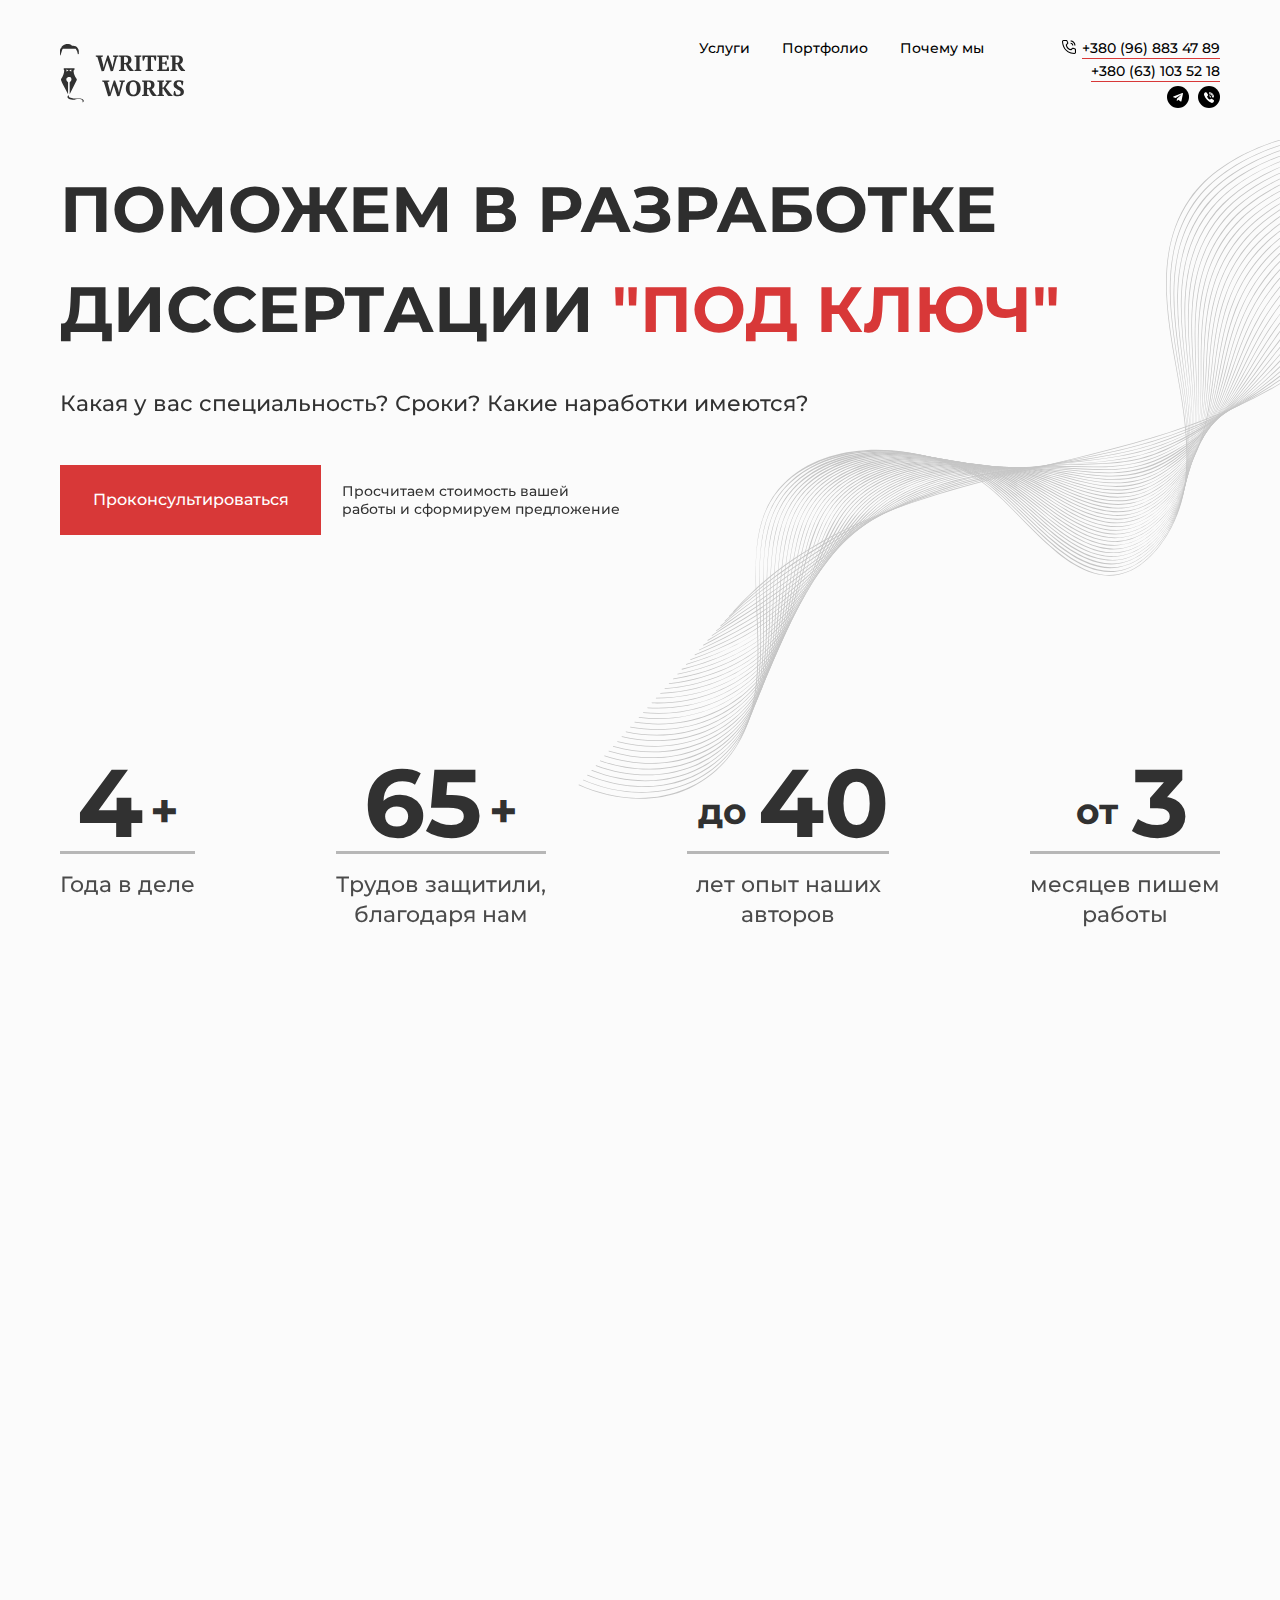
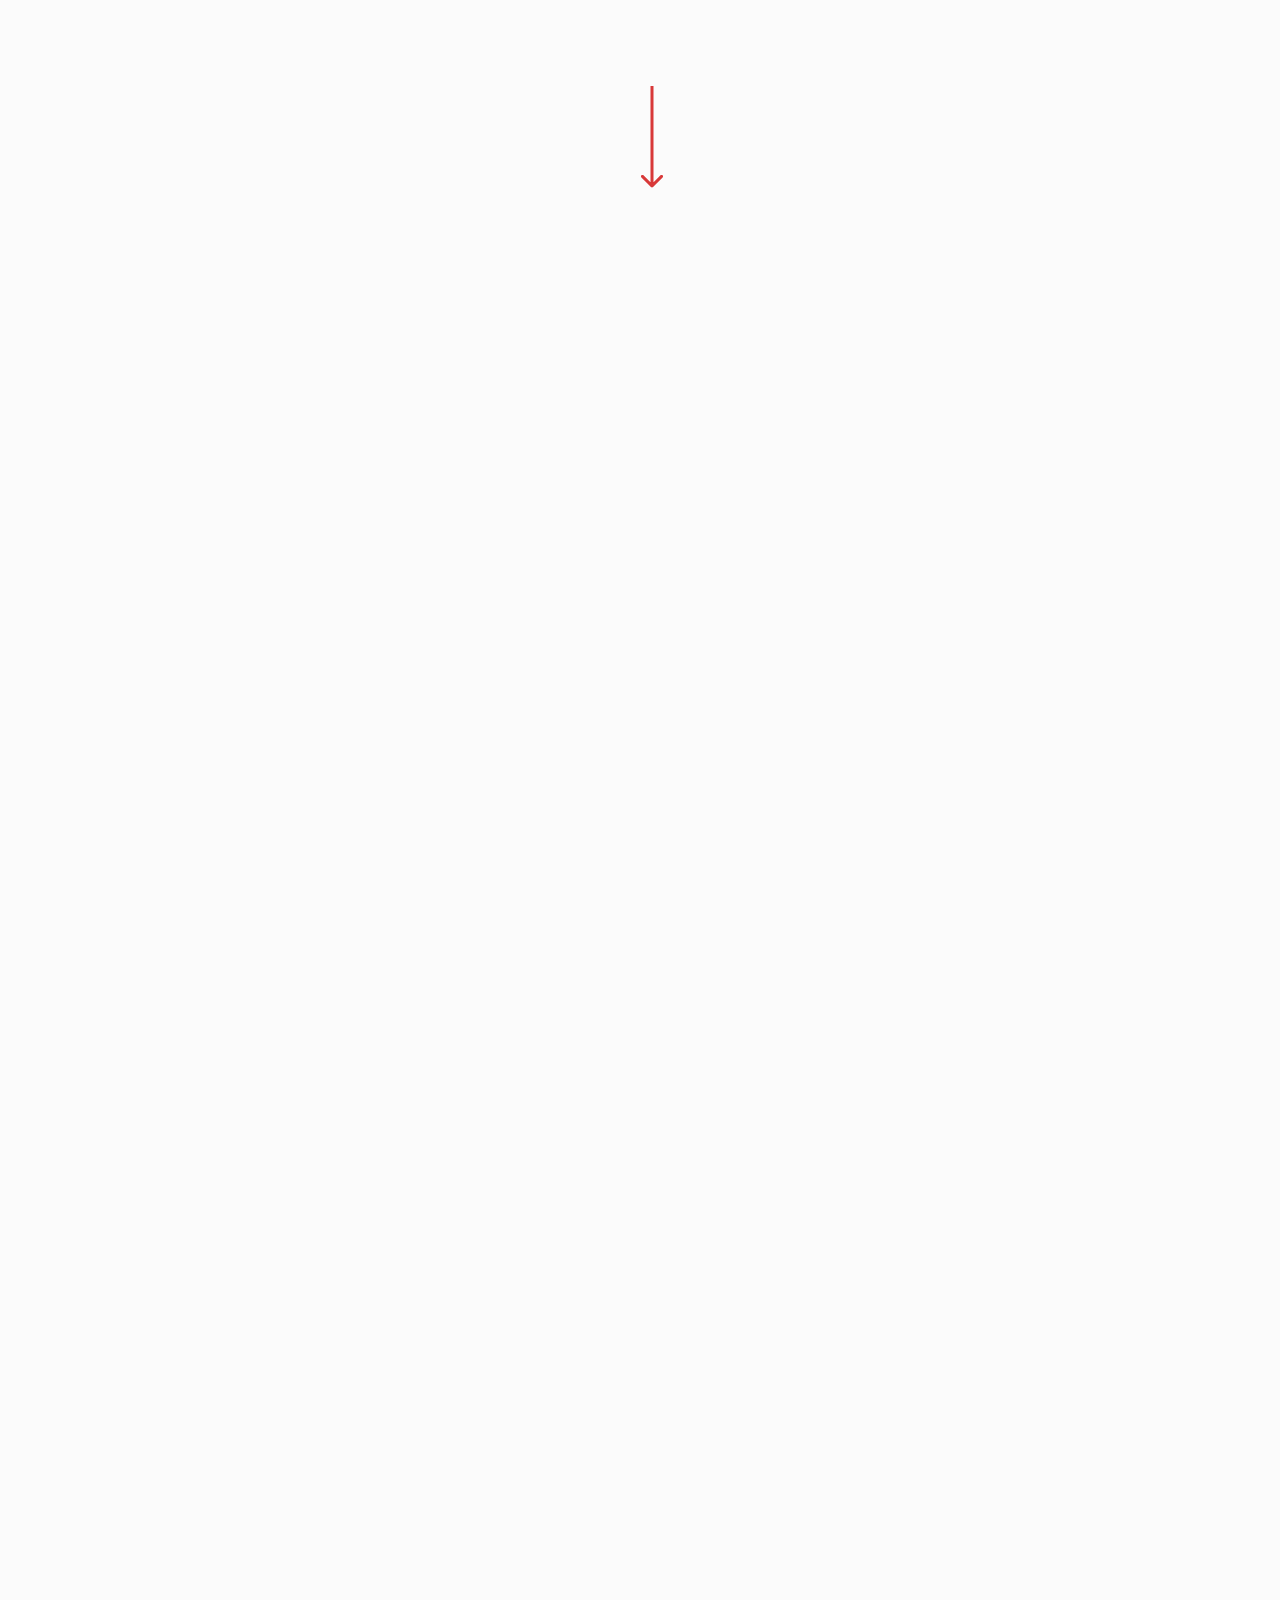
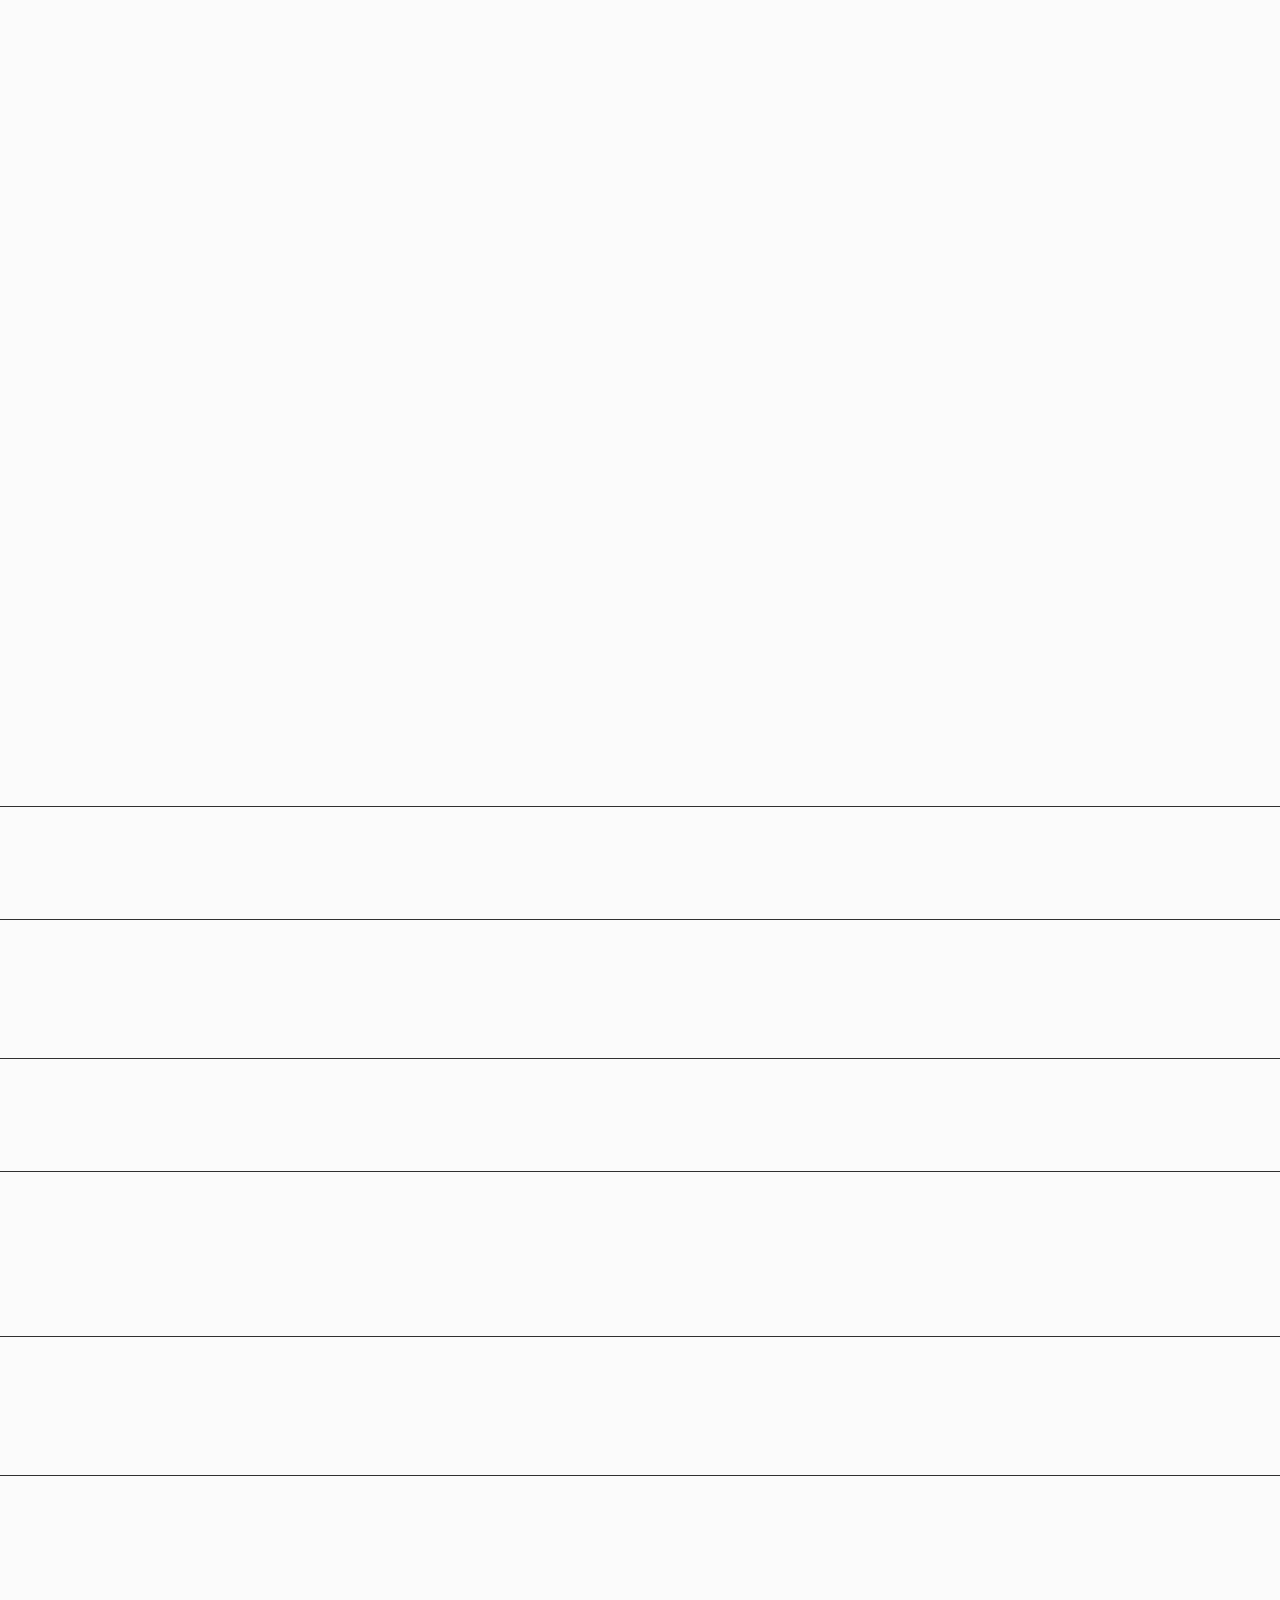
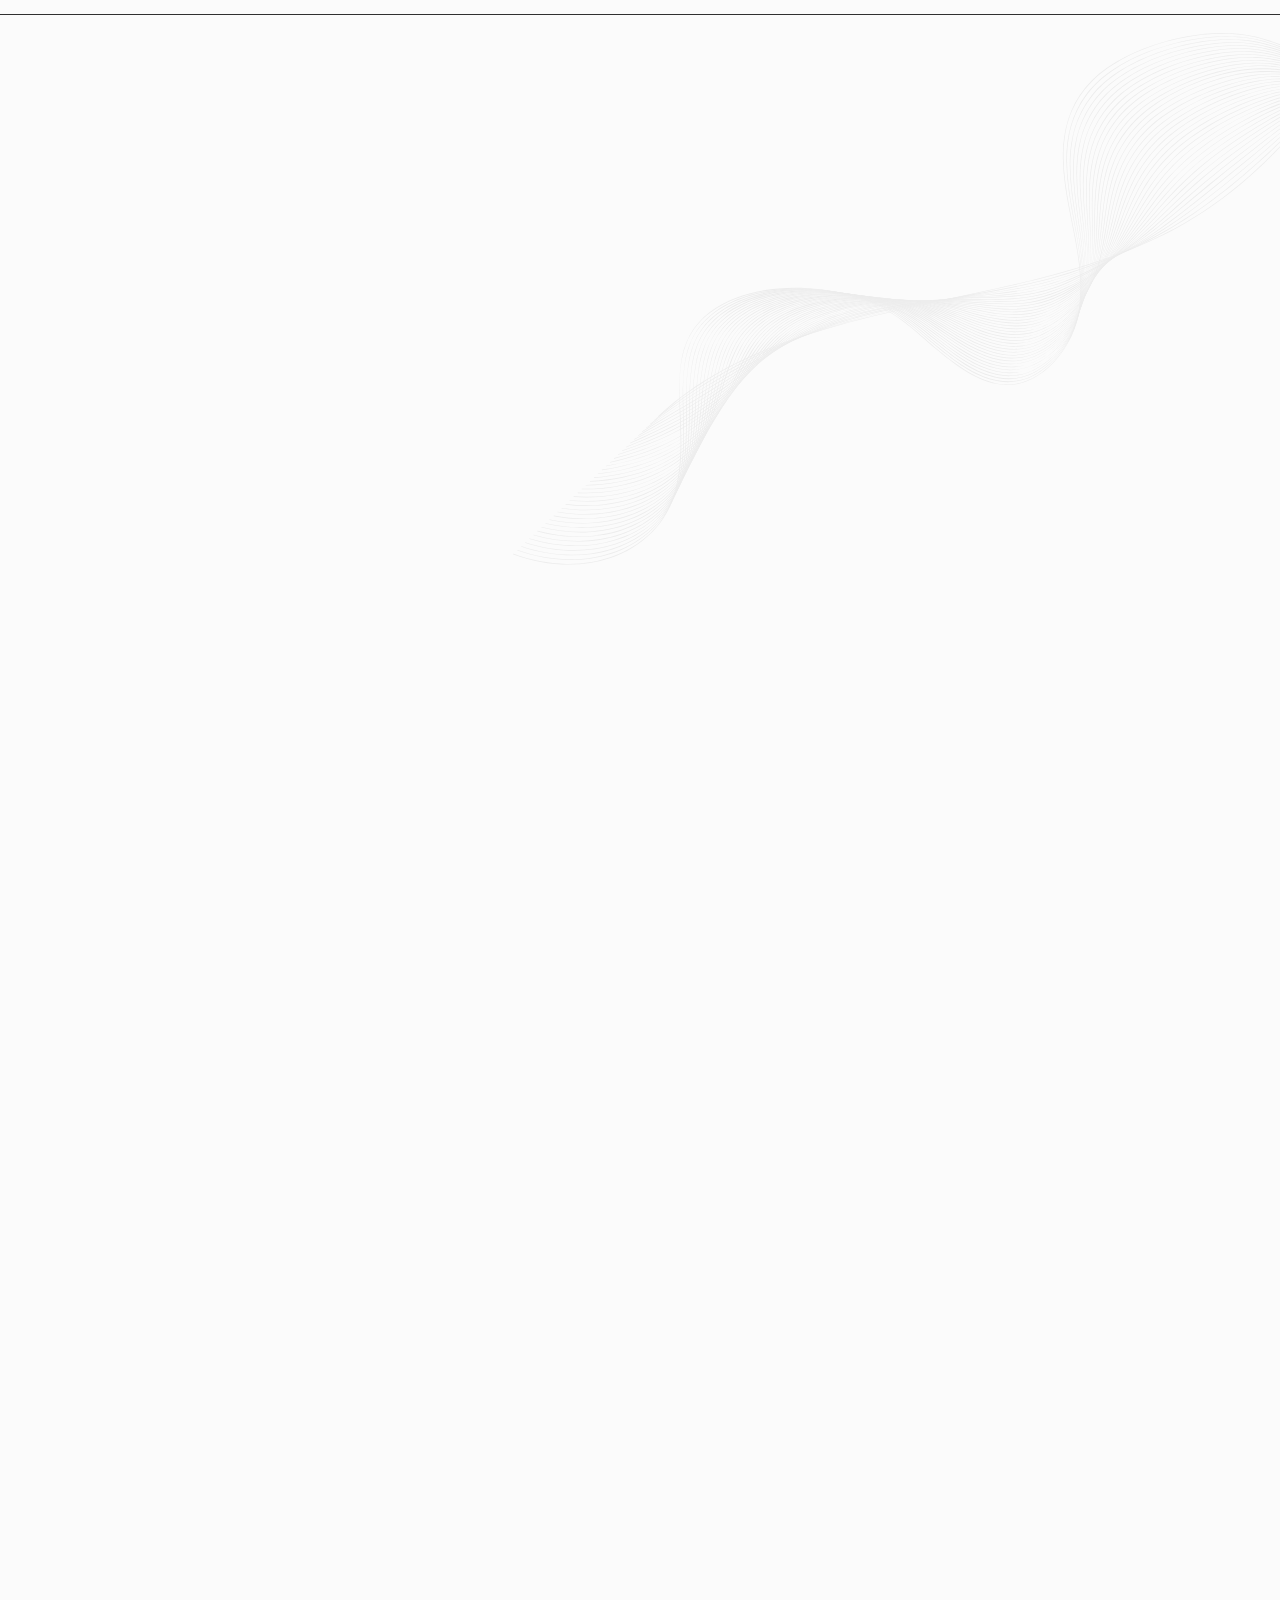
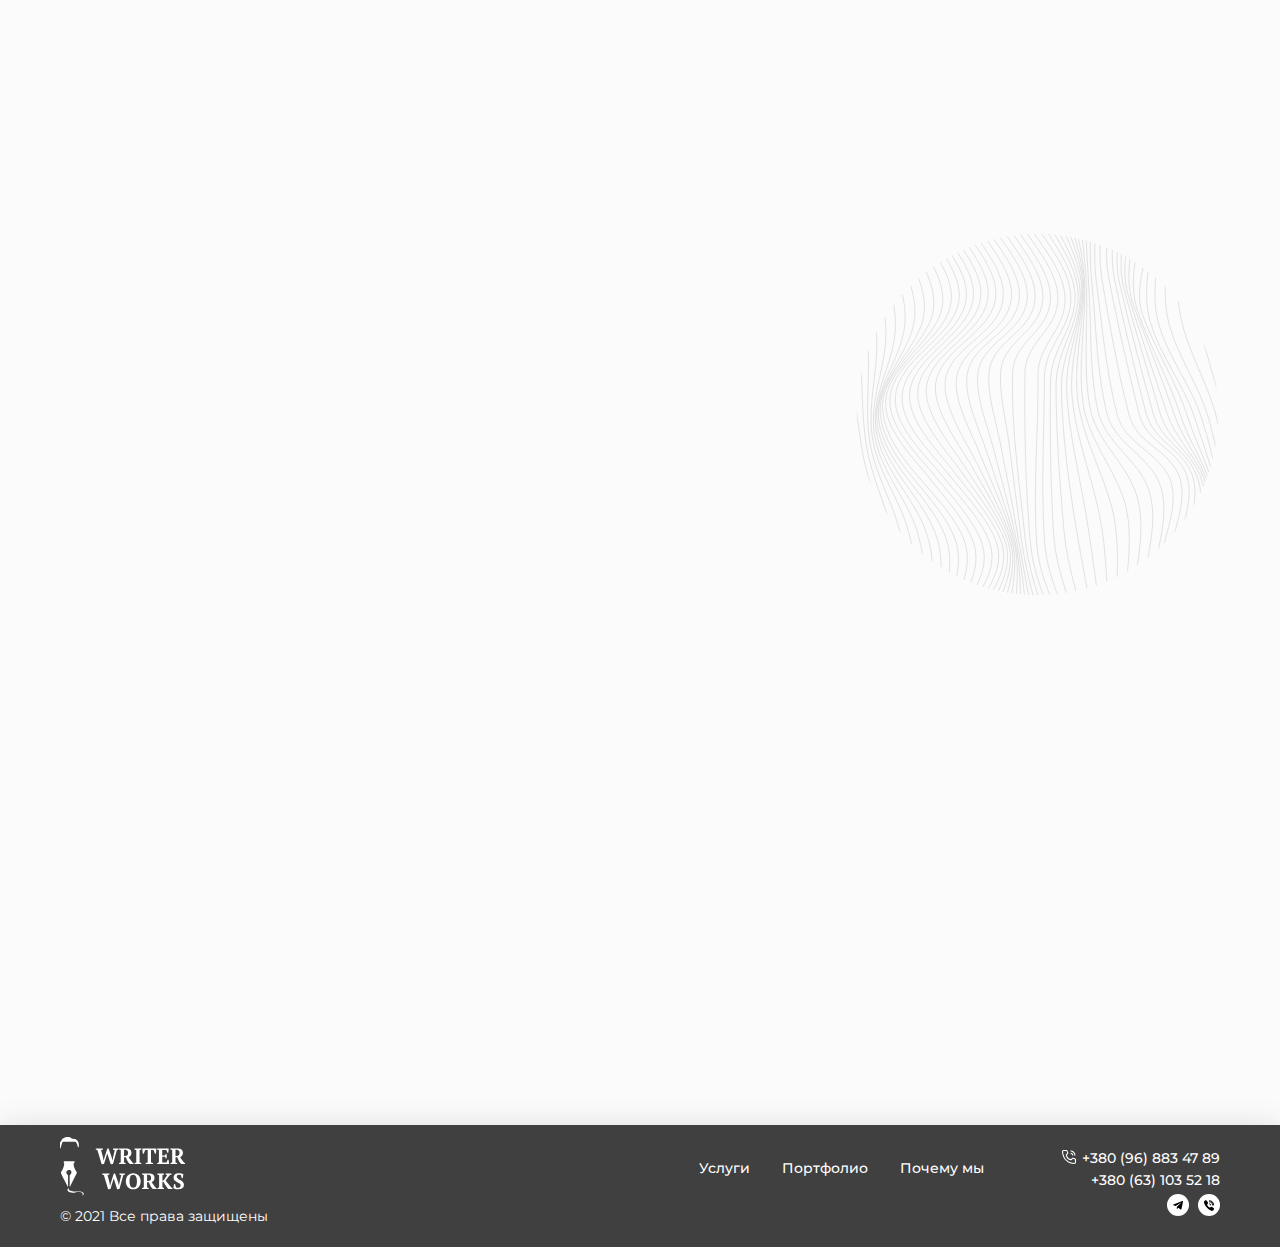
<file: index.html>
<!DOCTYPE html>
<html lang="ru">
  <head>
    <meta charset="UTF-8" />
    <meta http-equiv="X-UA-Compatible" content="IE=edge" />
    <meta name="viewport" content="width=device-width, initial-scale=1.0" />
    <meta name="description" content="Writer Works - поможем в разработке диссертации под ключ." />
    <title>Writer Works</title>
    <!-- Favicon -->
    <link rel="apple-touch-icon" sizes="57x57" href="favicon/apple-icon-57x57.png" />
    <link rel="apple-touch-icon" sizes="60x60" href="favicon/apple-icon-60x60.png" />
    <link rel="apple-touch-icon" sizes="72x72" href="favicon/apple-icon-72x72.png" />
    <link rel="apple-touch-icon" sizes="76x76" href="favicon/apple-icon-76x76.png" />
    <link rel="apple-touch-icon" sizes="114x114" href="favicon/apple-icon-114x114.png" />
    <link rel="apple-touch-icon" sizes="120x120" href="favicon/apple-icon-120x120.png" />
    <link rel="apple-touch-icon" sizes="144x144" href="favicon/apple-icon-144x144.png" />
    <link rel="apple-touch-icon" sizes="152x152" href="favicon/apple-icon-152x152.png" />
    <link rel="apple-touch-icon" sizes="180x180" href="favicon/apple-icon-180x180.png" />
    <link rel="icon" type="image/png" sizes="192x192" href="favicon/android-icon-192x192.png" />
    <link rel="icon" type="image/png" sizes="32x32" href="favicon/favicon-32x32.png" />
    <link rel="icon" type="image/png" sizes="96x96" href="favicon/favicon-96x96.png" />
    <link rel="icon" type="image/png" sizes="16x16" href="favicon/favicon-16x16.png" />
    <link rel="manifest" href="favicon/manifest.json" />
    <meta name="msapplication-TileColor" content="#ffffff" />
    <meta name="msapplication-TileImage" content="favicon/ms-icon-144x144.png" />
    <meta name="theme-color" content="#ffffff" />
    <!-- CSS -->
    <link rel="stylesheet" href="css/style.min.css" />
  </head>
  <body>
    <!-- Header -->
    <header class="header">
      <div class="container">
        <div class="header__wrapper">
          <a class="header__logo" href="#!">
            <img src="icons/logo-black.svg" width="130" height="59" alt="Writer Works" />
          </a>
          <a class="header__logo header__logo_small" href="#!">
            <img src="icons/logo-black-small.svg" width="102" height="59" alt="Writer Works" />
          </a>
          <div class="header__right">
            <!-- Navigation -->
            <nav class="header__nav">
              <ul class="header__menu">
                <li class="header__item">
                  <a class="header__link" href="#services">Услуги</a>
                </li>
                <li class="header__item">
                  <a class="header__link" href="error.html">Портфолио</a>
                </li>
                <li class="header__item">
                  <a class="header__link" href="#choose">Почему мы</a>
                </li>
              </ul>
            </nav>
            <div class="header__contact">
              <a class="header__link header__link_tel" href="tel:+380968834789">+380 (96) 883 47 89</a>
              <a class="header__link header__link_tel" href="tel:+380631035218">+380 (63) 103 52 18</a>
              <div class="header__apps">
                <a class="header__app" href="https://web.telegram.org/">
                  <span class="visually-hidden">Telegram</span>
                  <svg width="22" height="22" viewBox="0 0 22 22" fill="none" xmlns="http://www.w3.org/2000/svg">
                    <circle cx="11" cy="11" r="11" fill="black" />
                    <path
                      d="M9.92392 12.6836L9.7585 15.0913C9.99517 15.0913 10.0977 14.9861 10.2206 14.8598L11.3302 13.7624L13.6294 15.5048C14.0511 15.748 14.3482 15.62 14.4619 15.1034L15.9711 7.78536L15.9716 7.78493C16.1053 7.13988 15.7461 6.88764 15.3353 7.04588L6.46425 10.5605C5.85882 10.8036 5.86799 11.1529 6.36133 11.3111L8.6293 12.0411L13.8973 8.63005C14.1453 8.46016 14.3707 8.55416 14.1853 8.72405L9.92392 12.6836Z"
                      fill="white" />
                  </svg>
                </a>
                <a class="header__app" href="https://www.viber.com/">
                  <span class="visually-hidden">Viber</span>
                  <svg width="22" height="22" viewBox="0 0 22 22" fill="none" xmlns="http://www.w3.org/2000/svg">
                    <circle cx="11" cy="11" r="11" fill="black" />
                    <path
                      d="M14.9999 10.8248C15.014 9.11168 13.6077 7.54123 11.865 7.32406C11.8304 7.3198 11.7926 7.31331 11.7527 7.30644C11.6664 7.29161 11.5772 7.27637 11.4872 7.27637C11.13 7.27637 11.0345 7.53666 11.0094 7.6919C10.985 7.84285 11.0083 7.9696 11.0786 8.0688C11.1968 8.23567 11.405 8.26529 11.5721 8.28902C11.6211 8.29604 11.6673 8.30257 11.706 8.31159C13.2717 8.67456 13.7989 9.24523 14.0566 10.8558C14.0628 10.8952 14.0657 10.9437 14.0687 10.9951C14.0799 11.1876 14.1034 11.5882 14.5184 11.5882H14.5185C14.553 11.5882 14.5901 11.5851 14.6288 11.579C15.0153 11.518 15.0032 11.1519 14.9974 10.976C14.9957 10.9264 14.9942 10.8796 14.9982 10.8484C14.9993 10.8406 14.9999 10.8327 14.9999 10.8248Z"
                      fill="white" />
                    <path
                      d="M11.4969 7.04625C11.5374 7.04929 11.5758 7.05219 11.6077 7.05728C13.8541 7.41615 14.8872 8.52178 15.1735 10.8736C15.1783 10.9136 15.1791 10.9623 15.1799 11.014C15.1827 11.1977 15.1886 11.58 15.5838 11.5879L15.596 11.588C15.72 11.588 15.8185 11.5492 15.8891 11.4725C16.0121 11.3389 16.0035 11.1403 15.9966 10.9807C15.9949 10.9416 15.9933 10.9047 15.9937 10.8724C16.0222 8.46711 14.018 6.28599 11.7047 6.20488C11.6951 6.20455 11.6859 6.20508 11.6767 6.20643C11.6721 6.20712 11.6637 6.20798 11.6493 6.20798C11.6262 6.20798 11.5978 6.2059 11.5677 6.20379C11.5313 6.20121 11.4901 6.19824 11.4483 6.19824C11.0799 6.19824 11.0098 6.47026 11.0009 6.63241C10.9802 7.00716 11.3292 7.03354 11.4969 7.04625Z"
                      fill="white" />
                    <path
                      d="M15.3427 13.8671C15.2933 13.8267 15.2422 13.7848 15.1944 13.7435C14.9406 13.5247 14.6706 13.323 14.4095 13.128C14.3553 13.0875 14.3011 13.047 14.2472 13.0064C13.9127 12.7547 13.612 12.6324 13.3279 12.6324C12.9453 12.6324 12.6117 12.8589 12.3363 13.3056C12.2143 13.5037 12.0663 13.5999 11.884 13.5999C11.7761 13.5999 11.6536 13.567 11.5198 13.5019C10.4402 12.9773 9.66932 12.1731 9.22849 11.1115C9.01539 10.5984 9.08447 10.263 9.45951 9.99005C9.67247 9.83518 10.0689 9.54685 10.0408 8.99472C10.009 8.36772 8.71785 6.48116 8.17384 6.26689C7.94351 6.17614 7.70151 6.17529 7.45326 6.26478C6.82787 6.49004 6.37908 6.88565 6.1553 7.40875C5.93904 7.9142 5.94881 8.50769 6.18354 9.12507C6.86213 10.9101 7.8162 12.4663 9.01933 13.7506C10.197 15.0077 11.6444 16.0375 13.3214 16.8112C13.4726 16.8809 13.6311 16.9189 13.7469 16.9467C13.7863 16.9562 13.8204 16.9643 13.8452 16.9716C13.8589 16.9755 13.8729 16.9777 13.887 16.9778L13.9003 16.9779C13.9003 16.9779 13.9003 16.9779 13.9004 16.9779C14.6891 16.9779 15.6362 16.2057 15.927 15.3252C16.1818 14.5543 15.7166 14.1733 15.3427 13.8671Z"
                      fill="white" />
                    <path
                      d="M11.5107 9.4329C11.3843 9.43625 11.1212 9.44309 11.0289 9.72369C10.9858 9.85483 10.9909 9.96868 11.0443 10.0621C11.1227 10.1992 11.2728 10.2412 11.4094 10.2642C11.9046 10.3474 12.1589 10.6343 12.2098 11.1668C12.2334 11.4151 12.3931 11.5885 12.598 11.5885H12.5981C12.6132 11.5885 12.6287 11.5876 12.6441 11.5856C12.8906 11.5549 13.0101 11.3652 12.9993 11.0218C13.0033 10.6634 12.8242 10.2566 12.5197 9.93255C12.2141 9.60749 11.8457 9.42442 11.5107 9.4329Z"
                      fill="white" />
                  </svg>
                </a>
              </div>
            </div>
            <button class="header__close" type="button">
              <span class="visually-hidden">Закрыть меню</span>
              <svg width="29" height="29" viewBox="0 0 29 29" fill="none" xmlns="http://www.w3.org/2000/svg">
                <circle cx="14.5" cy="14.5" r="14" stroke="white" />
                <rect x="8.91016" y="10.0898" width="1.11111" height="15" transform="rotate(-45 8.91016 10.0898)" fill="white" />
                <rect x="9.69531" y="20.6953" width="1.11111" height="15" transform="rotate(-135 9.69531 20.6953)" fill="white" />
              </svg>
            </button>
          </div>
          <button class="header__burger" type="button">
            <span class="visually-hidden">Меню</span>
            <span class="header__line"></span>
            <span class="header__line"></span>
            <span class="header__line"></span>
          </button>
        </div>

        <!-- Promo -->
        <div class="promo">
          <h1 class="promo__title title title_big animate__animated animate__fadeInLeftBig">
            Поможем в разработке диссертации <span class="title__span">"под ключ"</span>
          </h1>
          <div class="promo__subtitle text-medium animate__animated animate__fadeInLeftBig">
            Какая у вас специальность? Сроки? Какие наработки имеются?
          </div>
          <div class="promo__consultation animate__animated animate__fadeInLeftBig">
            <button class="promo__button button button_big open-popup" type="button">Проконсультироваться</button>
            <div class="promo__desc">Просчитаем стоимость вашей<br />работы и сформируем предложение</div>
          </div>
          <div class="promo__advices">
            <div class="promo__advice animate__animated animate__fadeIn wow">
              <div class="promo__number">4<span class="promo__span">+</span></div>
              <hr class="promo__hr" />
              <div class="promo__info text-medium">Года в деле</div>
            </div>
            <div class="promo__advice animate__animated animate__fadeIn wow" data-wow-delay="0.25s">
              <div class="promo__number">65 <span class="promo__span">+</span></div>
              <hr class="promo__hr" />
              <div class="promo__info text-medium">Трудов защитили,<br />благодаря нам</div>
            </div>
            <div class="promo__advice animate__animated animate__fadeIn wow" data-wow-delay="0.5s">
              <div class="promo__number"><span class="promo__span promo__span_text">до</span> 40</div>
              <hr class="promo__hr" />
              <div class="promo__info text-medium">лет опыт наших<br />авторов</div>
            </div>
            <div class="promo__advice animate__animated animate__fadeIn wow" data-wow-delay="0.75s">
              <div class="promo__number"><span class="promo__span promo__span_text">от</span> 3</div>
              <hr class="promo__hr" />
              <div class="promo__info text-medium">месяцев пишем<br />работы</div>
            </div>
          </div>
        </div>
        <img class="header__img" src="img/promo-bg-big.svg" width="1066" height="765" alt="Векторная графика" />
      </div>
    </header>

    <!-- Main -->
    <main class="main">
      <!-- Know -->
      <section class="know">
        <div class="container">
          <div class="know__wrapper">
            <img
              class="know__img animate__animated animate__fadeIn wow"
              data-wow-delay="0.2s"
              src="img/know-bg.svg"
              width="514"
              height="439"
              alt="Векторная графика" />
            <div class="know__info">
              <h2 class="know__title title animate__animated animate__flipInX wow" data-wow-delay="0.4s">
                Знаем свое <span class="title__span">дело</span>
              </h2>
              <p class="know__desc text-medium animate__animated animate__fadeIn wow" data-wow-delay="0.2s">
                К нам обращаются люди, которые знают, чего хотят, четко идут к своим целям в научных достижениях. И мы им в этом помогаем!
              </p>
            </div>
          </div>
        </div>
      </section>

      <!-- Services -->
      <section class="services" id="services">
        <div class="container">
          <div class="services__header animate__animated animate__fadeInLeft wow" data-wow-delay="0.5s">Услуги</div>
          <div class="services__arrow services__arrow_big">
            <img src="icons/arrow.svg" width="24" height="103" alt="Красная стрелка смотрящая вниз" />
          </div>
          <div class="services__arrow services__arrow_small">
            <img src="icons/arrow-small.svg" width="24" height="38" alt="Красная стрелка смотрящая вниз" />
          </div>
          <h2 class="services__title title animate__animated animate__flipInX wow" data-wow-delay="0.4s">
            Готовы выполнить для вас труд<br /><span class="title__span">"под ключ"</span> или отдельные части
          </h2>
          <div class="services__wrapper">
            <div class="services__items">
              <div class="services__item animate__animated animate__fadeIn wow" data-wow-delay="0.2s">
                <div class="services__left">
                  <div class="services__name">Кандидатская<br />диссертация “под ключ”</div>
                  <div class="services__bottom">
                    <div class="services__prices">
                      <div class="services__price">от 58 000 грн</div>
                      <div class="services__benefit">(Выгода до 25%)</div>
                    </div>
                    <button class="services__button button open-popup" type="button">Проконсультироваться</button>
                  </div>
                </div>
                <div class="services__right">
                  <div class="services__order">Если заказывать отдельно:</div>
                  <ul class="services__list">
                    <li class="services__list-item">Работа от 45 000 грн</li>
                    <li class="services__list-item">Статья ВАК от 2 300 грн</li>
                    <li class="services__list-item">Статья для Scopus от 2 800 грн</li>
                    <li class="services__list-item">Автореферат от 12 000 грн</li>
                  </ul>
                </div>
              </div>
              <div class="services__item animate__animated animate__fadeIn wow" data-wow-delay="0.2s">
                <div class="services__left">
                  <div class="services__name">Докторская<br />диссертация “под ключ”</div>
                  <div class="services__bottom">
                    <div class="services__prices">
                      <div class="services__price">от 210 000 грн</div>
                      <div class="services__benefit">(Выгода до 35%)</div>
                    </div>
                    <button class="services__button button open-popup" type="button">Проконсультироваться</button>
                  </div>
                </div>
                <div class="services__right">
                  <div class="services__order">Если заказывать отдельно:</div>
                  <ul class="services__list">
                    <li class="services__list-item">Работа от 120 000 грн</li>
                    <li class="services__list-item">Статья ВАК от 2 800 грн</li>
                    <li class="services__list-item">Статья для Scopus от 3 300 грн</li>
                    <li class="services__list-item">Автореферат от 19 000 грн</li>
                    <li class="services__list-item">Монография от 50 000 грн</li>
                  </ul>
                </div>
              </div>
              <div class="services__item services__item_about animate__animated animate__fadeIn wow" data-wow-delay="0.2s">
                <div class="services__left">
                  <div class="services__name services__name_add">Дополнительно</div>
                  <div class="services__bottom">
                    <div class="services__prices">
                      <div class="services__price">от 2 300 грн</div>
                    </div>
                    <button class="services__button button button_white open-popup" type="button">Проконсультироваться</button>
                  </div>
                </div>
                <div class="services__right">
                  <ul class="services__list services__list_add">
                    <li class="services__list-item services__list-item_add">Тезисы (апробация)</li>
                    <li class="services__list-item services__list-item_add">Патенты (для технических<br />специальностей)</li>
                  </ul>
                </div>
              </div>
            </div>
            <div class="services__header services__header_small animate__animated animate__fadeInRight wow" data-wow-delay="0.5s">PhD</div>
          </div>
        </div>
      </section>

      <!-- Choose -->
      <section class="choose" id="choose">
        <div class="container">
          <h2 class="choose__title title animate__animated animate__flipInX wow" data-wow-delay="0.4s">
            <span class="title__span">Нас выбирают</span> не просто так
          </h2>
          <div class="choose__wrapper">
            <img
              class="choose__img animate__animated animate__fadeIn wow"
              data-wow-delay="0.2s"
              src="img/choose-bg.svg"
              width="473"
              height="483"
              alt="Разные фигуры" />
            <div class="choose__items">
              <div class="choose__item animate__animated animate__fadeIn wow" data-wow-delay="0.5s">
                <div class="choose__number">01</div>
                <div class="choose__desc">
                  <span class="choose__span">Справляемся со всеми специальностями<br />и уровнями сложности.</span><br />Для нас нет ничего
                  невозможного
                </div>
              </div>
              <div class="choose__item animate__animated animate__fadeIn wow" data-wow-delay="0.75s">
                <div class="choose__number">02</div>
                <div class="choose__desc">
                  <span class="choose__span">Даем настоящие гарантии.</span><br />Дорожим будущим клиентов<br />и своей репутацией
                </div>
              </div>
            </div>
            <div class="choose__items">
              <div class="choose__item animate__animated animate__fadeIn wow" data-wow-delay="1s">
                <div class="choose__number">03</div>
                <div class="choose__desc">
                  <span class="choose__span">Полное сопровождение до защиты.</span><br />Работаем понятно и прозрачно.<br />Контроль процесса с вашей
                  стороны
                </div>
              </div>
              <div class="choose__item animate__animated animate__fadeIn wow" data-wow-delay="1.25s">
                <div class="choose__number">04</div>
                <div class="choose__desc">
                  <span class="choose__span">Понимаем своих клиентов<br />с полуслова.</span> Всегда договоримся,<br />найдем компромисс
                </div>
              </div>
            </div>
          </div>
        </div>
      </section>

      <!-- Work -->
      <section class="work">
        <div class="container">
          <h2 class="work__title title title_small animate__animated animate__flipInX wow" data-wow-delay="0.4s">
            <span class="title__span">Мы понимаем</span>, насколько важно найти хороших исполнителей для своей диссертации, поэтому показываем вам,
            какие <span class="title__span">работы способны выполнять.</span>
          </h2>
          <div class="work__desc animate__animated animate__fadeIn wow" data-wow-delay="0.2s">
            По понятным причинам, название тем немного видоизменили. Анонимность превыше всего
          </div>
          <hr class="work__hr" />
          <div class="work__item animate__animated animate__fadeIn wow" data-wow-delay="0.2s">
            <div class="work__info">
              <span class="work__span">Специальность: Авиа-ракетостроение</span>
              <br />
              Тема: "Прямоточные двигатели в ракетостроении. Регулирование расхода топлива"
            </div>
          </div>
          <hr class="work__hr" />
          <div class="work__item animate__animated animate__fadeIn wow" data-wow-delay="0.2s">
            <div class="work__info">
              <span class="work__span">Специальность: Психология</span>
              <br />
              Тема: "Формирование профессионально-ценностных ориентаций будущих работников с/х в профессиональных технических училищах"
            </div>
          </div>
          <hr class="work__hr" />
          <div class="work__item animate__animated animate__fadeIn wow" data-wow-delay="0.2s">
            <div class="work__info">
              <span class="work__span">Специальность: Электротехника</span>
              <br />
              Тема: "Метрологическое обеспечивание термометрических систем..."
            </div>
          </div>
          <hr class="work__hr" />
          <div class="work__item animate__animated animate__fadeIn wow" data-wow-delay="0.2s">
            <div class="work__info">
              <span class="work__span">Специальность: Информационные технологии</span>
              <br />
              Тема: "Теоретические и практические принципы обеспечивания комплексной защиты компьютерных систем и сетей (на примере
              Аппаратно-реализованной системы защиты сети самообучающимися антивирусными модулями)
            </div>
          </div>
          <hr class="work__hr" />
          <div class="work__item animate__animated animate__fadeIn wow" data-wow-delay="0.2s">
            <div class="work__info">
              <span class="work__span">Специальность: Педагогика</span>
              <br />
              Тема: "Использование информационно-коммуникационных технологий в процессе обучения иностранных студентов на английском языке в
              Великобритании"
            </div>
          </div>
          <hr class="work__hr" />
          <div class="work__item animate__animated animate__fadeIn wow" data-wow-delay="0.2s">
            <div class="work__info">
              <span class="work__span">Специальность: Маркетинг</span>
              <br />
              Тема: "Организационно-экономический механизм в маркетинге (на примере отечественных предприятий по производству стали)
            </div>
          </div>
          <hr class="work__hr" />
        </div>
      </section>

      <!-- Theme -->
      <section class="theme">
        <div class="container">
          <img class="theme__bg" src="img/theme-bg.svg" width="1119" height="613" alt="Векторная графика" />
          <h2 class="theme__title title title_small animate__animated animate__flipInX wow" data-wow-delay="0.4s">
            Покажите нам <span class="title__span">свою тему</span>
          </h2>
          <div class="theme__desc text-medium animate__animated animate__fadeIn wow" data-wow-delay="0.2s">
            Сделаем все, чтобы вы успешно<br />получили степень
          </div>
          <div class="theme__items">
            <div class="theme__item animate__animated animate__fadeIn wow" data-wow-delay="0.5s">
              <img class="theme__icon" src="icons/plagiary.svg" width="64" height="64" alt="Два документа с лупой" />
              <div class="theme__name text-medium">никакого плагиата</div>
            </div>
            <div class="theme__item animate__animated animate__fadeIn wow" data-wow-delay="0.75s">
              <img class="theme__icon" src="icons/docs.svg" width="63" height="63" alt="Документ с замком" />
              <div class="theme__name text-medium">конфиденциальность</div>
            </div>
            <div class="theme__item animate__animated animate__fadeIn wow" data-wow-delay="1s">
              <img class="theme__icon" src="icons/message.svg" width="62" height="62" alt="Сообщение с замком" />
              <div class="theme__name text-medium">полное сопровождение</div>
            </div>
          </div>
          <form class="theme__form animate__animated animate__fadeIn wow" data-wow-delay="0.2s" action="#!">
            <input class="theme__input" type="text" placeholder="Ваше имя" required />
            <input class="theme__input" type="tel" placeholder="Ваш телефон" required />
            <textarea
              class="theme__input theme__input_textarea"
              placeholder="Какая у вас специальность, сроки, какие имеются наработки"
              required></textarea>
            <button class="theme__button button button_small" type="submit">Проконсультироваться</button>
          </form>
        </div>
      </section>

      <!-- Rank -->
      <section class="rank">
        <div class="container">
          <div class="rank__wrapper">
            <div class="rank__left">
              <h2 class="rank__title title title_small animate__animated animate__flipInX wow" data-wow-delay="0.4s">
                Вовсе не важно, для какой цели вы <span class="title__span">получаете научное звание</span>
              </h2>
              <div class="rank__desc text-medium animate__animated animate__fadeIn wow" data-wow-delay="0.2s">
                Для продвижения в карьере или для<br />регалий в научной деятельности
              </div>
              <div class="rank__info animate__animated animate__fadeIn wow" data-wow-delay="0.2s">
                напишем работу <span class="rank__span">конкретно под ваш запрос</span>, с необходимой<br />глубиной научного исследования и
                <span class="rank__span rank__span_red">под имеющийся бюджет!</span>
              </div>
            </div>
            <div class="rank__right animate__animated animate__fadeInRight wow" data-wow-delay="0.5s">
              <img class="rank__img" src="img/rank-bg.png" width="522" height="512" alt="Статуя на черном фоне" />
              <div class="rank__circle"></div>
              <img class="rank__svg" src="icons/rank-circle.svg" width="315" height="315" alt="Круг наполненный серыми линиями" />
            </div>
          </div>
        </div>
      </section>

      <!-- Task -->
      <div class="task animate__animated animate__fadeInUp wow" data-wow-delay="0.5s">
        <div class="container">
          <img class="task__img" src="img/task-lines.svg" width="1266" height="613" alt="Векторная графика" />
          <div class="task__wrapper">
            <div class="task__info">
              <div class="task__desc">Ваша задача предоставить нам необходимый<br />материал, установить сроки выполнения</div>
              <div class="task__desc task__desc_thin">Наше обязательство — отдать вам<br />готовый, оформленный текст</div>
            </div>
          </div>
        </div>
      </div>

      <!-- Time -->
      <section class="time">
        <div class="container">
          <h2 class="time__title title title_small animate__animated animate__flipInX wow" data-wow-delay="0.4s">
            Представьте, сколько времени мы можем<br /><span class="title__span">сэкономить для вас</span>
          </h2>
          <div class="time__desc text-medium animate__animated animate__fadeIn wow" data-wow-delay="0.2s">
            По нашей статистике, в среднем мы экономим своим<br />клиентам от 4 до 9 месяцев жизни
          </div>
          <div class="time__items">
            <div class="time__item animate__animated animate__fadeIn wow" data-wow-delay="0.5s">
              <div class="time__number">1</div>
              <div class="time__info">В разработке правильного содержания, чтобы в дальнейшем хватило материала для написания разделов</div>
            </div>
            <div class="time__item animate__animated animate__fadeIn wow" data-wow-delay="0.75s">
              <div class="time__number">2</div>
              <div class="time__info">В поиске и подборе огромного количества литературы, ее обрабатывании и внедрении в труд</div>
            </div>
            <div class="time__item animate__animated animate__fadeIn wow" data-wow-delay="1s">
              <div class="time__number">3</div>
              <div class="time__info">В форматировании текста для прохождения строгих систем проверки плагиата</div>
            </div>
            <div class="time__item animate__animated animate__fadeIn wow" data-wow-delay="1.25s">
              <div class="time__number">4</div>
              <div class="time__info">В проведении длительных сложных исследований, разработке практической значимости труда</div>
            </div>
          </div>
          <img class="time__img" src="img/time-circle.svg" width="404" height="404" alt="Векторная графика" />
        </div>
      </section>

      <!-- Contact -->
      <section class="contact">
        <div class="container animate__animated animate__fadeInUp wow">
          <div class="contact__wrapper" data-wow-delay="1s">
            <div class="contact__left">
              <h2 class="contact__title title">
                Если вы все еще<br />сомневаетесь, сможем ли<br /><span class="contact__span">мы качественно вам помочь</span>
              </h2>
              <div class="contact__desc">
                Оставьте свой контакт и мы убедим вас, что сотрудничество с нами —
                <span class="contact__span">одно из самых правильных ваших решений за последние несколько лет</span>
              </div>
            </div>
            <div class="contact__right">
              <form class="contact__form" action="#!">
                <input class="contact__input" type="text" placeholder="Ваше имя" required />
                <input class="contact__input" type="tel" placeholder="Ваш телефон" required />
                <button class="contact__button button" type="submit">Жду звонка</button>
              </form>
            </div>
            <img class="contact__img contact__lines" src="img/rank-svg.svg" width="980" height="751" alt="Векторная графика" />
            <img class="contact__img contact__hexagon" src="img/rank-lines.svg" width="398" height="434" alt="Векторная графика" />
          </div>
        </div>
      </section>
    </main>

    <!-- Footer -->
    <footer class="footer">
      <div class="container">
        <div class="footer__wrapper">
          <div class="footer__left">
            <a class="footer__logo" href="#!">
              <img src="icons/logo-white.svg" width="130" height="59" alt="Writer Works" />
            </a>
            <a class="footer__logo footer__logo_small" href="#!">
              <img src="icons/logo-white-small.svg" width="102" height="59" alt="Writer Works" />
            </a>
            <div class="footer__copyright">© 2021 Все права защищены</div>
          </div>
          <div class="footer__right">
            <!-- Navigation -->
            <nav class="footer__nav">
              <ul class="footer__menu">
                <li class="footer__item">
                  <a class="footer__link" href="#services">Услуги</a>
                </li>
                <li class="footer__item">
                  <a class="footer__link" href="error.html">Портфолио</a>
                </li>
                <li class="footer__item">
                  <a class="footer__link" href="#choose">Почему мы</a>
                </li>
              </ul>
            </nav>
            <div class="footer__contact">
              <a class="footer__link footer__link_tel" href="tel:+380968834789">+380 (96) 883 47 89</a>
              <a class="footer__link footer__link_tel" href="tel:+380631035218">+380 (63) 103 52 18</a>
              <div class="footer__apps">
                <a class="footer__app" href="https://web.telegram.org/">
                  <span class="visually-hidden">Telegram</span>
                  <svg width="22" height="22" viewBox="0 0 22 22" fill="none" xmlns="http://www.w3.org/2000/svg">
                    <circle cx="11" cy="11" r="11" fill="white" />
                    <path
                      d="M9.92392 12.6836L9.7585 15.0913C9.99517 15.0913 10.0977 14.9861 10.2206 14.8598L11.3302 13.7624L13.6294 15.5048C14.0511 15.748 14.3482 15.62 14.4619 15.1034L15.9711 7.78536L15.9716 7.78493C16.1053 7.13988 15.7461 6.88764 15.3353 7.04588L6.46425 10.5605C5.85882 10.8036 5.86799 11.1529 6.36133 11.3111L8.6293 12.0411L13.8973 8.63005C14.1453 8.46016 14.3707 8.55416 14.1853 8.72405L9.92392 12.6836Z"
                      fill="black" />
                  </svg>
                </a>
                <a class="footer__app" href="https://www.viber.com/">
                  <span class="visually-hidden">Viber</span>
                  <svg width="22" height="22" viewBox="0 0 22 22" fill="none" xmlns="http://www.w3.org/2000/svg">
                    <circle cx="11" cy="11" r="11" fill="white" />
                    <path
                      d="M14.9999 10.8248C15.014 9.11168 13.6077 7.54123 11.865 7.32406C11.8304 7.3198 11.7926 7.31331 11.7527 7.30644C11.6664 7.29161 11.5772 7.27637 11.4872 7.27637C11.13 7.27637 11.0345 7.53666 11.0094 7.6919C10.985 7.84285 11.0083 7.9696 11.0786 8.0688C11.1968 8.23567 11.405 8.26529 11.5721 8.28902C11.6211 8.29604 11.6673 8.30257 11.706 8.31159C13.2717 8.67456 13.7989 9.24523 14.0566 10.8558C14.0628 10.8952 14.0657 10.9437 14.0687 10.9951C14.0799 11.1876 14.1034 11.5882 14.5184 11.5882H14.5185C14.553 11.5882 14.5901 11.5851 14.6288 11.579C15.0153 11.518 15.0032 11.1519 14.9974 10.976C14.9957 10.9264 14.9942 10.8796 14.9982 10.8484C14.9993 10.8406 14.9999 10.8327 14.9999 10.8248Z"
                      fill="black" />
                    <path
                      d="M11.4969 7.04625C11.5374 7.04929 11.5758 7.05219 11.6077 7.05728C13.8541 7.41615 14.8872 8.52178 15.1735 10.8736C15.1783 10.9136 15.1791 10.9623 15.1799 11.014C15.1827 11.1977 15.1886 11.58 15.5838 11.5879L15.596 11.588C15.72 11.588 15.8185 11.5492 15.8891 11.4725C16.0121 11.3389 16.0035 11.1403 15.9966 10.9807C15.9949 10.9416 15.9933 10.9047 15.9937 10.8724C16.0222 8.46711 14.018 6.28599 11.7047 6.20488C11.6951 6.20455 11.6859 6.20508 11.6767 6.20643C11.6721 6.20712 11.6637 6.20798 11.6493 6.20798C11.6262 6.20798 11.5978 6.2059 11.5677 6.20379C11.5313 6.20121 11.4901 6.19824 11.4483 6.19824C11.0799 6.19824 11.0098 6.47026 11.0009 6.63241C10.9802 7.00716 11.3292 7.03354 11.4969 7.04625Z"
                      fill="black" />
                    <path
                      d="M15.3427 13.8671C15.2933 13.8267 15.2422 13.7848 15.1944 13.7435C14.9406 13.5247 14.6706 13.323 14.4095 13.128C14.3553 13.0875 14.3011 13.047 14.2472 13.0064C13.9127 12.7547 13.612 12.6324 13.3279 12.6324C12.9453 12.6324 12.6117 12.8589 12.3363 13.3056C12.2143 13.5037 12.0663 13.5999 11.884 13.5999C11.7761 13.5999 11.6536 13.567 11.5198 13.5019C10.4402 12.9773 9.66932 12.1731 9.22849 11.1115C9.01539 10.5984 9.08447 10.263 9.45951 9.99005C9.67247 9.83518 10.0689 9.54685 10.0408 8.99472C10.009 8.36772 8.71785 6.48116 8.17384 6.26689C7.94351 6.17614 7.70151 6.17529 7.45326 6.26478C6.82787 6.49004 6.37908 6.88565 6.1553 7.40875C5.93904 7.9142 5.94881 8.50769 6.18354 9.12507C6.86213 10.9101 7.8162 12.4663 9.01933 13.7506C10.197 15.0077 11.6444 16.0375 13.3214 16.8112C13.4726 16.8809 13.6311 16.9189 13.7469 16.9467C13.7863 16.9562 13.8204 16.9643 13.8452 16.9716C13.8589 16.9755 13.8729 16.9777 13.887 16.9778L13.9003 16.9779C13.9003 16.9779 13.9003 16.9779 13.9004 16.9779C14.6891 16.9779 15.6362 16.2057 15.927 15.3252C16.1818 14.5543 15.7166 14.1733 15.3427 13.8671Z"
                      fill="black" />
                    <path
                      d="M11.5107 9.4329C11.3843 9.43625 11.1212 9.44309 11.0289 9.72369C10.9858 9.85483 10.9909 9.96868 11.0443 10.0621C11.1227 10.1992 11.2728 10.2412 11.4094 10.2642C11.9046 10.3474 12.1589 10.6343 12.2098 11.1668C12.2334 11.4151 12.3931 11.5885 12.598 11.5885H12.5981C12.6132 11.5885 12.6287 11.5876 12.6441 11.5856C12.8906 11.5549 13.0101 11.3652 12.9993 11.0218C13.0033 10.6634 12.8242 10.2566 12.5197 9.93255C12.2141 9.60749 11.8457 9.42442 11.5107 9.4329Z"
                      fill="black" />
                  </svg>
                </a>
              </div>
            </div>
          </div>
        </div>
      </div>
    </footer>

    <!-- Pop-up -->
    <div class="popup-bg">
      <div class="popup">
        <svg class="popup-close" width="29" height="29" viewBox="0 0 29 29" fill="none" xmlns="http://www.w3.org/2000/svg">
          <circle cx="14.5" cy="14.5" r="14" stroke="#D83838" />
          <rect x="8.91016" y="10.0898" width="1.11111" height="15" transform="rotate(-45 8.91016 10.0898)" fill="#D83838" />
          <rect x="9.69531" y="20.6953" width="1.11111" height="15" transform="rotate(-135 9.69531 20.6953)" fill="#D83838" />
        </svg>

        <h2 class="popup__title title">Заказать<br />консультацию</h2>
        <div class="popup__recall">Перезвоним, проконсультируем<br />по всем вопросам</div>
        <form class="popup__form" action="#!">
          <input class="popup__input" type="text" placeholder="Ваше имя" required />
          <input class="popup__input" type="tel" placeholder="Ваш телефон" required />
          <button class="popup__button button" type="submit">Жду звонка</button>
        </form>
        <div class="popup__desc">Нажимая кнопку, вы соглашаетесь на обработку персональных данных</div>
      </div>

      <div class="popup-submit">
        <svg class="popup-close" width="29" height="29" viewBox="0 0 29 29" fill="none" xmlns="http://www.w3.org/2000/svg">
          <circle cx="14.5" cy="14.5" r="14" stroke="#D83838" />
          <rect x="8.91016" y="10.0898" width="1.11111" height="15" transform="rotate(-45 8.91016 10.0898)" fill="#D83838" />
          <rect x="9.69531" y="20.6953" width="1.11111" height="15" transform="rotate(-135 9.69531 20.6953)" fill="#D83838" />
        </svg>
        <div class="popup-submit__text">
          <span class="popup-submit__green">Заявку получили!</span>
          <br /><br />
          <span class="popup-submit__bold">Ожидайте звонка менеджера в течение 15 минут</span><br />в рабочее время с 10:00 до 19:00
        </div>
      </div>
    </div>

    <!-- Red bg -->
    <div class="menu-bg"></div>

    <!-- JS -->
    <script src="js/wow.min.js"></script>
    <script src="js/script.js"></script>
  </body>
</html>
</file>
<file: css/style.min.css>
@font-face{font-family:"Montserrat";src:url("../fonts/Montserrat-Medium.woff2") format("woff2"),url("../fonts/Montserrat-Medium.woff") format("woff");font-weight:500;font-style:normal;font-display:swap}@font-face{font-family:"Montserrat";src:url("../fonts/Montserrat-Regular.woff2") format("woff2"),url("../fonts/Montserrat-Regular.woff") format("woff");font-weight:normal;font-style:normal;font-display:swap}@font-face{font-family:"Montserrat";src:url("../fonts/Montserrat-Bold.woff2") format("woff2"),url("../fonts/Montserrat-Bold.woff") format("woff");font-weight:bold;font-style:normal;font-display:swap}@font-face{font-family:"Gilroy";src:url("../fonts/Gilroy-Regular.woff2") format("woff2"),url("../fonts/Gilroy-Regular.woff") format("woff");font-weight:normal;font-style:normal;font-display:swap}/*!
 * Bootstrap Reboot v5.2.3 (https://getbootstrap.com/)
 * Copyright 2011-2022 The Bootstrap Authors
 * Copyright 2011-2022 Twitter, Inc.
 * Licensed under MIT (https://github.com/twbs/bootstrap/blob/main/LICENSE)
 */:root{--bs-blue:#0d6efd;--bs-indigo:#6610f2;--bs-purple:#6f42c1;--bs-pink:#d63384;--bs-red:#dc3545;--bs-orange:#fd7e14;--bs-yellow:#ffc107;--bs-green:#198754;--bs-teal:#20c997;--bs-cyan:#0dcaf0;--bs-black:#000;--bs-white:#fff;--bs-gray:#6c757d;--bs-gray-dark:#343a40;--bs-gray-100:#f8f9fa;--bs-gray-200:#e9ecef;--bs-gray-300:#dee2e6;--bs-gray-400:#ced4da;--bs-gray-500:#adb5bd;--bs-gray-600:#6c757d;--bs-gray-700:#495057;--bs-gray-800:#343a40;--bs-gray-900:#212529;--bs-primary:#0d6efd;--bs-secondary:#6c757d;--bs-success:#198754;--bs-info:#0dcaf0;--bs-warning:#ffc107;--bs-danger:#dc3545;--bs-light:#f8f9fa;--bs-dark:#212529;--bs-primary-rgb:13,110,253;--bs-secondary-rgb:108,117,125;--bs-success-rgb:25,135,84;--bs-info-rgb:13,202,240;--bs-warning-rgb:255,193,7;--bs-danger-rgb:220,53,69;--bs-light-rgb:248,249,250;--bs-dark-rgb:33,37,41;--bs-white-rgb:255,255,255;--bs-black-rgb:0,0,0;--bs-body-color-rgb:33,37,41;--bs-body-bg-rgb:255,255,255;--bs-font-sans-serif:system-ui,-apple-system,"Segoe UI",Roboto,"Helvetica Neue","Noto Sans","Liberation Sans",Arial,sans-serif,"Apple Color Emoji","Segoe UI Emoji","Segoe UI Symbol","Noto Color Emoji";--bs-font-monospace:SFMono-Regular,Menlo,Monaco,Consolas,"Liberation Mono","Courier New",monospace;--bs-gradient:linear-gradient(180deg, rgba(255, 255, 255, 0.15), rgba(255, 255, 255, 0));--bs-body-font-family:var(--bs-font-sans-serif);--bs-body-font-size:1rem;--bs-body-font-weight:400;--bs-body-line-height:1.5;--bs-body-color:#212529;--bs-body-bg:#fff;--bs-border-width:1px;--bs-border-style:solid;--bs-border-color:#dee2e6;--bs-border-color-translucent:rgba(0, 0, 0, 0.175);--bs-border-radius:0.375rem;--bs-border-radius-sm:0.25rem;--bs-border-radius-lg:0.5rem;--bs-border-radius-xl:1rem;--bs-border-radius-2xl:2rem;--bs-border-radius-pill:50rem;--bs-link-color:#0d6efd;--bs-link-hover-color:#0a58ca;--bs-code-color:#d63384;--bs-highlight-bg:#fff3cd}*,::after,::before{-webkit-box-sizing:border-box;box-sizing:border-box}@media(prefers-reduced-motion: no-preference){:root{scroll-behavior:smooth}}body{margin:0;font-family:var(--bs-body-font-family);font-size:var(--bs-body-font-size);font-weight:var(--bs-body-font-weight);line-height:var(--bs-body-line-height);color:var(--bs-body-color);text-align:var(--bs-body-text-align);background-color:var(--bs-body-bg);-webkit-text-size-adjust:100%;-webkit-tap-highlight-color:rgba(0,0,0,0)}hr{margin:1rem 0;color:inherit;border:0;border-top:1px solid;opacity:.25}h1,h2,h3,h4,h5,h6{margin-top:0;margin-bottom:.5rem;font-weight:500;line-height:1.2}h1{font-size:calc(1.375rem + 1.5vw)}@media(min-width: 1200px){h1{font-size:2.5rem}}h2{font-size:calc(1.325rem + .9vw)}@media(min-width: 1200px){h2{font-size:2rem}}h3{font-size:calc(1.3rem + .6vw)}@media(min-width: 1200px){h3{font-size:1.75rem}}h4{font-size:calc(1.275rem + .3vw)}@media(min-width: 1200px){h4{font-size:1.5rem}}h5{font-size:1.25rem}h6{font-size:1rem}p{margin-top:0;margin-bottom:1rem}abbr[title]{-webkit-text-decoration:underline dotted;text-decoration:underline dotted;cursor:help;-webkit-text-decoration-skip-ink:none;text-decoration-skip-ink:none}address{margin-bottom:1rem;font-style:normal;line-height:inherit}ol,ul{padding-left:2rem}dl,ol,ul{margin-top:0;margin-bottom:1rem}ol ol,ol ul,ul ol,ul ul{margin-bottom:0}dt{font-weight:700}dd{margin-bottom:.5rem;margin-left:0}blockquote{margin:0 0 1rem}b,strong{font-weight:bolder}small{font-size:.875em}mark{padding:.1875em;background-color:var(--bs-highlight-bg)}sub,sup{position:relative;font-size:.75em;line-height:0;vertical-align:baseline}sub{bottom:-0.25em}sup{top:-0.5em}a{color:var(--bs-link-color);text-decoration:underline}a:hover{color:var(--bs-link-hover-color)}a:not([href]):not([class]),a:not([href]):not([class]):hover{color:inherit;text-decoration:none}code,kbd,pre,samp{font-family:var(--bs-font-monospace);font-size:1em}pre{display:block;margin-top:0;margin-bottom:1rem;overflow:auto;font-size:.875em}pre code{font-size:inherit;color:inherit;word-break:normal}code{font-size:.875em;color:var(--bs-code-color);word-wrap:break-word}a>code{color:inherit}kbd{padding:.1875rem .375rem;font-size:.875em;color:var(--bs-body-bg);background-color:var(--bs-body-color);border-radius:.25rem}kbd kbd{padding:0;font-size:1em}figure{margin:0 0 1rem}img,svg{vertical-align:middle}table{caption-side:bottom;border-collapse:collapse}caption{padding-top:.5rem;padding-bottom:.5rem;color:#6c757d;text-align:left}th{text-align:inherit;text-align:-webkit-match-parent}tbody,td,tfoot,th,thead,tr{border-color:inherit;border-style:solid;border-width:0}label{display:inline-block}button{border-radius:0}button:focus:not(:focus-visible){outline:0}button,input,optgroup,select,textarea{margin:0;font-family:inherit;font-size:inherit;line-height:inherit}button,select{text-transform:none}[role=button]{cursor:pointer}select{word-wrap:normal}select:disabled{opacity:1}[list]:not([type=date]):not([type=datetime-local]):not([type=month]):not([type=week]):not([type=time])::-webkit-calendar-picker-indicator{display:none !important}[type=button],[type=reset],[type=submit],button{-webkit-appearance:button}[type=button]:not(:disabled),[type=reset]:not(:disabled),[type=submit]:not(:disabled),button:not(:disabled){cursor:pointer}::-moz-focus-inner{padding:0;border-style:none}textarea{resize:vertical}fieldset{min-width:0;padding:0;margin:0;border:0}legend{float:left;width:100%;padding:0;margin-bottom:.5rem;font-size:calc(1.275rem + .3vw);line-height:inherit}@media(min-width: 1200px){legend{font-size:1.5rem}}legend+*{clear:left}::-webkit-datetime-edit-day-field,::-webkit-datetime-edit-fields-wrapper,::-webkit-datetime-edit-hour-field,::-webkit-datetime-edit-minute,::-webkit-datetime-edit-month-field,::-webkit-datetime-edit-text,::-webkit-datetime-edit-year-field{padding:0}::-webkit-inner-spin-button{height:auto}[type=search]{outline-offset:-2px;-webkit-appearance:textfield}::-webkit-search-decoration{-webkit-appearance:none}::-webkit-color-swatch-wrapper{padding:0}::-webkit-file-upload-button{font:inherit;-webkit-appearance:button}::file-selector-button{font:inherit;-webkit-appearance:button}output{display:inline-block}iframe{border:0}summary{display:list-item;cursor:pointer}progress{vertical-align:baseline}[hidden]{display:none !important}/*!
* animate.css - https://animate.style/
* Version - 4.1.1
* Licensed under the MIT license - http://opensource.org/licenses/MIT
*
* Copyright (c) 2020 Animate.css
*/:root{--animate-duration:1s;--animate-delay:1s;--animate-repeat:1}.animate__animated{-webkit-animation-duration:1s;animation-duration:1s;-webkit-animation-duration:var(--animate-duration);animation-duration:var(--animate-duration);-webkit-animation-fill-mode:both;animation-fill-mode:both}.animate__animated.animate__infinite{-webkit-animation-iteration-count:infinite;animation-iteration-count:infinite}.animate__animated.animate__repeat-1{-webkit-animation-iteration-count:1;animation-iteration-count:1;-webkit-animation-iteration-count:var(--animate-repeat);animation-iteration-count:var(--animate-repeat)}.animate__animated.animate__repeat-2{-webkit-animation-iteration-count:2;animation-iteration-count:2;-webkit-animation-iteration-count:calc(var(--animate-repeat)*2);animation-iteration-count:calc(var(--animate-repeat)*2)}.animate__animated.animate__repeat-3{-webkit-animation-iteration-count:3;animation-iteration-count:3;-webkit-animation-iteration-count:calc(var(--animate-repeat)*3);animation-iteration-count:calc(var(--animate-repeat)*3)}.animate__animated.animate__delay-1s{-webkit-animation-delay:1s;animation-delay:1s;-webkit-animation-delay:var(--animate-delay);animation-delay:var(--animate-delay)}.animate__animated.animate__delay-2s{-webkit-animation-delay:2s;animation-delay:2s;-webkit-animation-delay:calc(var(--animate-delay)*2);animation-delay:calc(var(--animate-delay)*2)}.animate__animated.animate__delay-3s{-webkit-animation-delay:3s;animation-delay:3s;-webkit-animation-delay:calc(var(--animate-delay)*3);animation-delay:calc(var(--animate-delay)*3)}.animate__animated.animate__delay-4s{-webkit-animation-delay:4s;animation-delay:4s;-webkit-animation-delay:calc(var(--animate-delay)*4);animation-delay:calc(var(--animate-delay)*4)}.animate__animated.animate__delay-5s{-webkit-animation-delay:5s;animation-delay:5s;-webkit-animation-delay:calc(var(--animate-delay)*5);animation-delay:calc(var(--animate-delay)*5)}.animate__animated.animate__faster{-webkit-animation-duration:.5s;animation-duration:.5s;-webkit-animation-duration:calc(var(--animate-duration)/2);animation-duration:calc(var(--animate-duration)/2)}.animate__animated.animate__fast{-webkit-animation-duration:.8s;animation-duration:.8s;-webkit-animation-duration:calc(var(--animate-duration)*.8);animation-duration:calc(var(--animate-duration)*.8)}.animate__animated.animate__slow{-webkit-animation-duration:2s;animation-duration:2s;-webkit-animation-duration:calc(var(--animate-duration)*2);animation-duration:calc(var(--animate-duration)*2)}.animate__animated.animate__slower{-webkit-animation-duration:3s;animation-duration:3s;-webkit-animation-duration:calc(var(--animate-duration)*3);animation-duration:calc(var(--animate-duration)*3)}@media(prefers-reduced-motion: reduce),print{.animate__animated{-webkit-animation-duration:1ms !important;animation-duration:1ms !important;-webkit-transition-duration:1ms !important;transition-duration:1ms !important;-webkit-animation-iteration-count:1 !important;animation-iteration-count:1 !important}.animate__animated[class*=Out]{opacity:0}}@-webkit-keyframes bounce{0%,20%,53%,to{-webkit-animation-timing-function:cubic-bezier(0.215, 0.61, 0.355, 1);animation-timing-function:cubic-bezier(0.215, 0.61, 0.355, 1);-webkit-transform:translateZ(0);transform:translateZ(0)}40%,43%{-webkit-animation-timing-function:cubic-bezier(0.755, 0.05, 0.855, 0.06);animation-timing-function:cubic-bezier(0.755, 0.05, 0.855, 0.06);-webkit-transform:translate3d(0, -30px, 0) scaleY(1.1);transform:translate3d(0, -30px, 0) scaleY(1.1)}70%{-webkit-animation-timing-function:cubic-bezier(0.755, 0.05, 0.855, 0.06);animation-timing-function:cubic-bezier(0.755, 0.05, 0.855, 0.06);-webkit-transform:translate3d(0, -15px, 0) scaleY(1.05);transform:translate3d(0, -15px, 0) scaleY(1.05)}80%{-webkit-transition-timing-function:cubic-bezier(0.215, 0.61, 0.355, 1);transition-timing-function:cubic-bezier(0.215, 0.61, 0.355, 1);-webkit-transform:translateZ(0) scaleY(0.95);transform:translateZ(0) scaleY(0.95)}90%{-webkit-transform:translate3d(0, -4px, 0) scaleY(1.02);transform:translate3d(0, -4px, 0) scaleY(1.02)}}@keyframes bounce{0%,20%,53%,to{-webkit-animation-timing-function:cubic-bezier(0.215, 0.61, 0.355, 1);animation-timing-function:cubic-bezier(0.215, 0.61, 0.355, 1);-webkit-transform:translateZ(0);transform:translateZ(0)}40%,43%{-webkit-animation-timing-function:cubic-bezier(0.755, 0.05, 0.855, 0.06);animation-timing-function:cubic-bezier(0.755, 0.05, 0.855, 0.06);-webkit-transform:translate3d(0, -30px, 0) scaleY(1.1);transform:translate3d(0, -30px, 0) scaleY(1.1)}70%{-webkit-animation-timing-function:cubic-bezier(0.755, 0.05, 0.855, 0.06);animation-timing-function:cubic-bezier(0.755, 0.05, 0.855, 0.06);-webkit-transform:translate3d(0, -15px, 0) scaleY(1.05);transform:translate3d(0, -15px, 0) scaleY(1.05)}80%{-webkit-transition-timing-function:cubic-bezier(0.215, 0.61, 0.355, 1);transition-timing-function:cubic-bezier(0.215, 0.61, 0.355, 1);-webkit-transform:translateZ(0) scaleY(0.95);transform:translateZ(0) scaleY(0.95)}90%{-webkit-transform:translate3d(0, -4px, 0) scaleY(1.02);transform:translate3d(0, -4px, 0) scaleY(1.02)}}.animate__bounce{-webkit-animation-name:bounce;animation-name:bounce;-webkit-transform-origin:center bottom;transform-origin:center bottom}@-webkit-keyframes flash{0%,50%,to{opacity:1}25%,75%{opacity:0}}@keyframes flash{0%,50%,to{opacity:1}25%,75%{opacity:0}}.animate__flash{-webkit-animation-name:flash;animation-name:flash}@-webkit-keyframes pulse{0%{-webkit-transform:scaleX(1);transform:scaleX(1)}50%{-webkit-transform:scale3d(1.05, 1.05, 1.05);transform:scale3d(1.05, 1.05, 1.05)}to{-webkit-transform:scaleX(1);transform:scaleX(1)}}@keyframes pulse{0%{-webkit-transform:scaleX(1);transform:scaleX(1)}50%{-webkit-transform:scale3d(1.05, 1.05, 1.05);transform:scale3d(1.05, 1.05, 1.05)}to{-webkit-transform:scaleX(1);transform:scaleX(1)}}.animate__pulse{-webkit-animation-name:pulse;animation-name:pulse;-webkit-animation-timing-function:ease-in-out;animation-timing-function:ease-in-out}@-webkit-keyframes rubberBand{0%{-webkit-transform:scaleX(1);transform:scaleX(1)}30%{-webkit-transform:scale3d(1.25, 0.75, 1);transform:scale3d(1.25, 0.75, 1)}40%{-webkit-transform:scale3d(0.75, 1.25, 1);transform:scale3d(0.75, 1.25, 1)}50%{-webkit-transform:scale3d(1.15, 0.85, 1);transform:scale3d(1.15, 0.85, 1)}65%{-webkit-transform:scale3d(0.95, 1.05, 1);transform:scale3d(0.95, 1.05, 1)}75%{-webkit-transform:scale3d(1.05, 0.95, 1);transform:scale3d(1.05, 0.95, 1)}to{-webkit-transform:scaleX(1);transform:scaleX(1)}}@keyframes rubberBand{0%{-webkit-transform:scaleX(1);transform:scaleX(1)}30%{-webkit-transform:scale3d(1.25, 0.75, 1);transform:scale3d(1.25, 0.75, 1)}40%{-webkit-transform:scale3d(0.75, 1.25, 1);transform:scale3d(0.75, 1.25, 1)}50%{-webkit-transform:scale3d(1.15, 0.85, 1);transform:scale3d(1.15, 0.85, 1)}65%{-webkit-transform:scale3d(0.95, 1.05, 1);transform:scale3d(0.95, 1.05, 1)}75%{-webkit-transform:scale3d(1.05, 0.95, 1);transform:scale3d(1.05, 0.95, 1)}to{-webkit-transform:scaleX(1);transform:scaleX(1)}}.animate__rubberBand{-webkit-animation-name:rubberBand;animation-name:rubberBand}@-webkit-keyframes shakeX{0%,to{-webkit-transform:translateZ(0);transform:translateZ(0)}10%,30%,50%,70%,90%{-webkit-transform:translate3d(-10px, 0, 0);transform:translate3d(-10px, 0, 0)}20%,40%,60%,80%{-webkit-transform:translate3d(10px, 0, 0);transform:translate3d(10px, 0, 0)}}@keyframes shakeX{0%,to{-webkit-transform:translateZ(0);transform:translateZ(0)}10%,30%,50%,70%,90%{-webkit-transform:translate3d(-10px, 0, 0);transform:translate3d(-10px, 0, 0)}20%,40%,60%,80%{-webkit-transform:translate3d(10px, 0, 0);transform:translate3d(10px, 0, 0)}}.animate__shakeX{-webkit-animation-name:shakeX;animation-name:shakeX}@-webkit-keyframes shakeY{0%,to{-webkit-transform:translateZ(0);transform:translateZ(0)}10%,30%,50%,70%,90%{-webkit-transform:translate3d(0, -10px, 0);transform:translate3d(0, -10px, 0)}20%,40%,60%,80%{-webkit-transform:translate3d(0, 10px, 0);transform:translate3d(0, 10px, 0)}}@keyframes shakeY{0%,to{-webkit-transform:translateZ(0);transform:translateZ(0)}10%,30%,50%,70%,90%{-webkit-transform:translate3d(0, -10px, 0);transform:translate3d(0, -10px, 0)}20%,40%,60%,80%{-webkit-transform:translate3d(0, 10px, 0);transform:translate3d(0, 10px, 0)}}.animate__shakeY{-webkit-animation-name:shakeY;animation-name:shakeY}@-webkit-keyframes headShake{0%{-webkit-transform:translateX(0);transform:translateX(0)}6.5%{-webkit-transform:translateX(-6px) rotateY(-9deg);transform:translateX(-6px) rotateY(-9deg)}18.5%{-webkit-transform:translateX(5px) rotateY(7deg);transform:translateX(5px) rotateY(7deg)}31.5%{-webkit-transform:translateX(-3px) rotateY(-5deg);transform:translateX(-3px) rotateY(-5deg)}43.5%{-webkit-transform:translateX(2px) rotateY(3deg);transform:translateX(2px) rotateY(3deg)}50%{-webkit-transform:translateX(0);transform:translateX(0)}}@keyframes headShake{0%{-webkit-transform:translateX(0);transform:translateX(0)}6.5%{-webkit-transform:translateX(-6px) rotateY(-9deg);transform:translateX(-6px) rotateY(-9deg)}18.5%{-webkit-transform:translateX(5px) rotateY(7deg);transform:translateX(5px) rotateY(7deg)}31.5%{-webkit-transform:translateX(-3px) rotateY(-5deg);transform:translateX(-3px) rotateY(-5deg)}43.5%{-webkit-transform:translateX(2px) rotateY(3deg);transform:translateX(2px) rotateY(3deg)}50%{-webkit-transform:translateX(0);transform:translateX(0)}}.animate__headShake{-webkit-animation-timing-function:ease-in-out;animation-timing-function:ease-in-out;-webkit-animation-name:headShake;animation-name:headShake}@-webkit-keyframes swing{20%{-webkit-transform:rotate(15deg);transform:rotate(15deg)}40%{-webkit-transform:rotate(-10deg);transform:rotate(-10deg)}60%{-webkit-transform:rotate(5deg);transform:rotate(5deg)}80%{-webkit-transform:rotate(-5deg);transform:rotate(-5deg)}to{-webkit-transform:rotate(0deg);transform:rotate(0deg)}}@keyframes swing{20%{-webkit-transform:rotate(15deg);transform:rotate(15deg)}40%{-webkit-transform:rotate(-10deg);transform:rotate(-10deg)}60%{-webkit-transform:rotate(5deg);transform:rotate(5deg)}80%{-webkit-transform:rotate(-5deg);transform:rotate(-5deg)}to{-webkit-transform:rotate(0deg);transform:rotate(0deg)}}.animate__swing{-webkit-transform-origin:top center;transform-origin:top center;-webkit-animation-name:swing;animation-name:swing}@-webkit-keyframes tada{0%{-webkit-transform:scaleX(1);transform:scaleX(1)}10%,20%{-webkit-transform:scale3d(0.9, 0.9, 0.9) rotate(-3deg);transform:scale3d(0.9, 0.9, 0.9) rotate(-3deg)}30%,50%,70%,90%{-webkit-transform:scale3d(1.1, 1.1, 1.1) rotate(3deg);transform:scale3d(1.1, 1.1, 1.1) rotate(3deg)}40%,60%,80%{-webkit-transform:scale3d(1.1, 1.1, 1.1) rotate(-3deg);transform:scale3d(1.1, 1.1, 1.1) rotate(-3deg)}to{-webkit-transform:scaleX(1);transform:scaleX(1)}}@keyframes tada{0%{-webkit-transform:scaleX(1);transform:scaleX(1)}10%,20%{-webkit-transform:scale3d(0.9, 0.9, 0.9) rotate(-3deg);transform:scale3d(0.9, 0.9, 0.9) rotate(-3deg)}30%,50%,70%,90%{-webkit-transform:scale3d(1.1, 1.1, 1.1) rotate(3deg);transform:scale3d(1.1, 1.1, 1.1) rotate(3deg)}40%,60%,80%{-webkit-transform:scale3d(1.1, 1.1, 1.1) rotate(-3deg);transform:scale3d(1.1, 1.1, 1.1) rotate(-3deg)}to{-webkit-transform:scaleX(1);transform:scaleX(1)}}.animate__tada{-webkit-animation-name:tada;animation-name:tada}@-webkit-keyframes wobble{0%{-webkit-transform:translateZ(0);transform:translateZ(0)}15%{-webkit-transform:translate3d(-25%, 0, 0) rotate(-5deg);transform:translate3d(-25%, 0, 0) rotate(-5deg)}30%{-webkit-transform:translate3d(20%, 0, 0) rotate(3deg);transform:translate3d(20%, 0, 0) rotate(3deg)}45%{-webkit-transform:translate3d(-15%, 0, 0) rotate(-3deg);transform:translate3d(-15%, 0, 0) rotate(-3deg)}60%{-webkit-transform:translate3d(10%, 0, 0) rotate(2deg);transform:translate3d(10%, 0, 0) rotate(2deg)}75%{-webkit-transform:translate3d(-5%, 0, 0) rotate(-1deg);transform:translate3d(-5%, 0, 0) rotate(-1deg)}to{-webkit-transform:translateZ(0);transform:translateZ(0)}}@keyframes wobble{0%{-webkit-transform:translateZ(0);transform:translateZ(0)}15%{-webkit-transform:translate3d(-25%, 0, 0) rotate(-5deg);transform:translate3d(-25%, 0, 0) rotate(-5deg)}30%{-webkit-transform:translate3d(20%, 0, 0) rotate(3deg);transform:translate3d(20%, 0, 0) rotate(3deg)}45%{-webkit-transform:translate3d(-15%, 0, 0) rotate(-3deg);transform:translate3d(-15%, 0, 0) rotate(-3deg)}60%{-webkit-transform:translate3d(10%, 0, 0) rotate(2deg);transform:translate3d(10%, 0, 0) rotate(2deg)}75%{-webkit-transform:translate3d(-5%, 0, 0) rotate(-1deg);transform:translate3d(-5%, 0, 0) rotate(-1deg)}to{-webkit-transform:translateZ(0);transform:translateZ(0)}}.animate__wobble{-webkit-animation-name:wobble;animation-name:wobble}@-webkit-keyframes jello{0%,11.1%,to{-webkit-transform:translateZ(0);transform:translateZ(0)}22.2%{-webkit-transform:skewX(-12.5deg) skewY(-12.5deg);transform:skewX(-12.5deg) skewY(-12.5deg)}33.3%{-webkit-transform:skewX(6.25deg) skewY(6.25deg);transform:skewX(6.25deg) skewY(6.25deg)}44.4%{-webkit-transform:skewX(-3.125deg) skewY(-3.125deg);transform:skewX(-3.125deg) skewY(-3.125deg)}55.5%{-webkit-transform:skewX(1.5625deg) skewY(1.5625deg);transform:skewX(1.5625deg) skewY(1.5625deg)}66.6%{-webkit-transform:skewX(-0.78125deg) skewY(-0.78125deg);transform:skewX(-0.78125deg) skewY(-0.78125deg)}77.7%{-webkit-transform:skewX(0.390625deg) skewY(0.390625deg);transform:skewX(0.390625deg) skewY(0.390625deg)}88.8%{-webkit-transform:skewX(-0.1953125deg) skewY(-0.1953125deg);transform:skewX(-0.1953125deg) skewY(-0.1953125deg)}}@keyframes jello{0%,11.1%,to{-webkit-transform:translateZ(0);transform:translateZ(0)}22.2%{-webkit-transform:skewX(-12.5deg) skewY(-12.5deg);transform:skewX(-12.5deg) skewY(-12.5deg)}33.3%{-webkit-transform:skewX(6.25deg) skewY(6.25deg);transform:skewX(6.25deg) skewY(6.25deg)}44.4%{-webkit-transform:skewX(-3.125deg) skewY(-3.125deg);transform:skewX(-3.125deg) skewY(-3.125deg)}55.5%{-webkit-transform:skewX(1.5625deg) skewY(1.5625deg);transform:skewX(1.5625deg) skewY(1.5625deg)}66.6%{-webkit-transform:skewX(-0.78125deg) skewY(-0.78125deg);transform:skewX(-0.78125deg) skewY(-0.78125deg)}77.7%{-webkit-transform:skewX(0.390625deg) skewY(0.390625deg);transform:skewX(0.390625deg) skewY(0.390625deg)}88.8%{-webkit-transform:skewX(-0.1953125deg) skewY(-0.1953125deg);transform:skewX(-0.1953125deg) skewY(-0.1953125deg)}}.animate__jello{-webkit-animation-name:jello;animation-name:jello;-webkit-transform-origin:center;transform-origin:center}@-webkit-keyframes heartBeat{0%{-webkit-transform:scale(1);transform:scale(1)}14%{-webkit-transform:scale(1.3);transform:scale(1.3)}28%{-webkit-transform:scale(1);transform:scale(1)}42%{-webkit-transform:scale(1.3);transform:scale(1.3)}70%{-webkit-transform:scale(1);transform:scale(1)}}@keyframes heartBeat{0%{-webkit-transform:scale(1);transform:scale(1)}14%{-webkit-transform:scale(1.3);transform:scale(1.3)}28%{-webkit-transform:scale(1);transform:scale(1)}42%{-webkit-transform:scale(1.3);transform:scale(1.3)}70%{-webkit-transform:scale(1);transform:scale(1)}}.animate__heartBeat{-webkit-animation-name:heartBeat;animation-name:heartBeat;-webkit-animation-duration:1.3s;animation-duration:1.3s;-webkit-animation-duration:calc(var(--animate-duration)*1.3);animation-duration:calc(var(--animate-duration)*1.3);-webkit-animation-timing-function:ease-in-out;animation-timing-function:ease-in-out}@-webkit-keyframes backInDown{0%{-webkit-transform:translateY(-1200px) scale(0.7);transform:translateY(-1200px) scale(0.7);opacity:.7}80%{-webkit-transform:translateY(0) scale(0.7);transform:translateY(0) scale(0.7);opacity:.7}to{-webkit-transform:scale(1);transform:scale(1);opacity:1}}@keyframes backInDown{0%{-webkit-transform:translateY(-1200px) scale(0.7);transform:translateY(-1200px) scale(0.7);opacity:.7}80%{-webkit-transform:translateY(0) scale(0.7);transform:translateY(0) scale(0.7);opacity:.7}to{-webkit-transform:scale(1);transform:scale(1);opacity:1}}.animate__backInDown{-webkit-animation-name:backInDown;animation-name:backInDown}@-webkit-keyframes backInLeft{0%{-webkit-transform:translateX(-2000px) scale(0.7);transform:translateX(-2000px) scale(0.7);opacity:.7}80%{-webkit-transform:translateX(0) scale(0.7);transform:translateX(0) scale(0.7);opacity:.7}to{-webkit-transform:scale(1);transform:scale(1);opacity:1}}@keyframes backInLeft{0%{-webkit-transform:translateX(-2000px) scale(0.7);transform:translateX(-2000px) scale(0.7);opacity:.7}80%{-webkit-transform:translateX(0) scale(0.7);transform:translateX(0) scale(0.7);opacity:.7}to{-webkit-transform:scale(1);transform:scale(1);opacity:1}}.animate__backInLeft{-webkit-animation-name:backInLeft;animation-name:backInLeft}@-webkit-keyframes backInRight{0%{-webkit-transform:translateX(2000px) scale(0.7);transform:translateX(2000px) scale(0.7);opacity:.7}80%{-webkit-transform:translateX(0) scale(0.7);transform:translateX(0) scale(0.7);opacity:.7}to{-webkit-transform:scale(1);transform:scale(1);opacity:1}}@keyframes backInRight{0%{-webkit-transform:translateX(2000px) scale(0.7);transform:translateX(2000px) scale(0.7);opacity:.7}80%{-webkit-transform:translateX(0) scale(0.7);transform:translateX(0) scale(0.7);opacity:.7}to{-webkit-transform:scale(1);transform:scale(1);opacity:1}}.animate__backInRight{-webkit-animation-name:backInRight;animation-name:backInRight}@-webkit-keyframes backInUp{0%{-webkit-transform:translateY(1200px) scale(0.7);transform:translateY(1200px) scale(0.7);opacity:.7}80%{-webkit-transform:translateY(0) scale(0.7);transform:translateY(0) scale(0.7);opacity:.7}to{-webkit-transform:scale(1);transform:scale(1);opacity:1}}@keyframes backInUp{0%{-webkit-transform:translateY(1200px) scale(0.7);transform:translateY(1200px) scale(0.7);opacity:.7}80%{-webkit-transform:translateY(0) scale(0.7);transform:translateY(0) scale(0.7);opacity:.7}to{-webkit-transform:scale(1);transform:scale(1);opacity:1}}.animate__backInUp{-webkit-animation-name:backInUp;animation-name:backInUp}@-webkit-keyframes backOutDown{0%{-webkit-transform:scale(1);transform:scale(1);opacity:1}20%{-webkit-transform:translateY(0) scale(0.7);transform:translateY(0) scale(0.7);opacity:.7}to{-webkit-transform:translateY(700px) scale(0.7);transform:translateY(700px) scale(0.7);opacity:.7}}@keyframes backOutDown{0%{-webkit-transform:scale(1);transform:scale(1);opacity:1}20%{-webkit-transform:translateY(0) scale(0.7);transform:translateY(0) scale(0.7);opacity:.7}to{-webkit-transform:translateY(700px) scale(0.7);transform:translateY(700px) scale(0.7);opacity:.7}}.animate__backOutDown{-webkit-animation-name:backOutDown;animation-name:backOutDown}@-webkit-keyframes backOutLeft{0%{-webkit-transform:scale(1);transform:scale(1);opacity:1}20%{-webkit-transform:translateX(0) scale(0.7);transform:translateX(0) scale(0.7);opacity:.7}to{-webkit-transform:translateX(-2000px) scale(0.7);transform:translateX(-2000px) scale(0.7);opacity:.7}}@keyframes backOutLeft{0%{-webkit-transform:scale(1);transform:scale(1);opacity:1}20%{-webkit-transform:translateX(0) scale(0.7);transform:translateX(0) scale(0.7);opacity:.7}to{-webkit-transform:translateX(-2000px) scale(0.7);transform:translateX(-2000px) scale(0.7);opacity:.7}}.animate__backOutLeft{-webkit-animation-name:backOutLeft;animation-name:backOutLeft}@-webkit-keyframes backOutRight{0%{-webkit-transform:scale(1);transform:scale(1);opacity:1}20%{-webkit-transform:translateX(0) scale(0.7);transform:translateX(0) scale(0.7);opacity:.7}to{-webkit-transform:translateX(2000px) scale(0.7);transform:translateX(2000px) scale(0.7);opacity:.7}}@keyframes backOutRight{0%{-webkit-transform:scale(1);transform:scale(1);opacity:1}20%{-webkit-transform:translateX(0) scale(0.7);transform:translateX(0) scale(0.7);opacity:.7}to{-webkit-transform:translateX(2000px) scale(0.7);transform:translateX(2000px) scale(0.7);opacity:.7}}.animate__backOutRight{-webkit-animation-name:backOutRight;animation-name:backOutRight}@-webkit-keyframes backOutUp{0%{-webkit-transform:scale(1);transform:scale(1);opacity:1}20%{-webkit-transform:translateY(0) scale(0.7);transform:translateY(0) scale(0.7);opacity:.7}to{-webkit-transform:translateY(-700px) scale(0.7);transform:translateY(-700px) scale(0.7);opacity:.7}}@keyframes backOutUp{0%{-webkit-transform:scale(1);transform:scale(1);opacity:1}20%{-webkit-transform:translateY(0) scale(0.7);transform:translateY(0) scale(0.7);opacity:.7}to{-webkit-transform:translateY(-700px) scale(0.7);transform:translateY(-700px) scale(0.7);opacity:.7}}.animate__backOutUp{-webkit-animation-name:backOutUp;animation-name:backOutUp}@-webkit-keyframes bounceIn{0%,20%,40%,60%,80%,to{-webkit-animation-timing-function:cubic-bezier(0.215, 0.61, 0.355, 1);animation-timing-function:cubic-bezier(0.215, 0.61, 0.355, 1)}0%{opacity:0;-webkit-transform:scale3d(0.3, 0.3, 0.3);transform:scale3d(0.3, 0.3, 0.3)}20%{-webkit-transform:scale3d(1.1, 1.1, 1.1);transform:scale3d(1.1, 1.1, 1.1)}40%{-webkit-transform:scale3d(0.9, 0.9, 0.9);transform:scale3d(0.9, 0.9, 0.9)}60%{opacity:1;-webkit-transform:scale3d(1.03, 1.03, 1.03);transform:scale3d(1.03, 1.03, 1.03)}80%{-webkit-transform:scale3d(0.97, 0.97, 0.97);transform:scale3d(0.97, 0.97, 0.97)}to{opacity:1;-webkit-transform:scaleX(1);transform:scaleX(1)}}@keyframes bounceIn{0%,20%,40%,60%,80%,to{-webkit-animation-timing-function:cubic-bezier(0.215, 0.61, 0.355, 1);animation-timing-function:cubic-bezier(0.215, 0.61, 0.355, 1)}0%{opacity:0;-webkit-transform:scale3d(0.3, 0.3, 0.3);transform:scale3d(0.3, 0.3, 0.3)}20%{-webkit-transform:scale3d(1.1, 1.1, 1.1);transform:scale3d(1.1, 1.1, 1.1)}40%{-webkit-transform:scale3d(0.9, 0.9, 0.9);transform:scale3d(0.9, 0.9, 0.9)}60%{opacity:1;-webkit-transform:scale3d(1.03, 1.03, 1.03);transform:scale3d(1.03, 1.03, 1.03)}80%{-webkit-transform:scale3d(0.97, 0.97, 0.97);transform:scale3d(0.97, 0.97, 0.97)}to{opacity:1;-webkit-transform:scaleX(1);transform:scaleX(1)}}.animate__bounceIn{-webkit-animation-duration:.75s;animation-duration:.75s;-webkit-animation-duration:calc(var(--animate-duration)*.75);animation-duration:calc(var(--animate-duration)*.75);-webkit-animation-name:bounceIn;animation-name:bounceIn}@-webkit-keyframes bounceInDown{0%,60%,75%,90%,to{-webkit-animation-timing-function:cubic-bezier(0.215, 0.61, 0.355, 1);animation-timing-function:cubic-bezier(0.215, 0.61, 0.355, 1)}0%{opacity:0;-webkit-transform:translate3d(0, -3000px, 0) scaleY(3);transform:translate3d(0, -3000px, 0) scaleY(3)}60%{opacity:1;-webkit-transform:translate3d(0, 25px, 0) scaleY(0.9);transform:translate3d(0, 25px, 0) scaleY(0.9)}75%{-webkit-transform:translate3d(0, -10px, 0) scaleY(0.95);transform:translate3d(0, -10px, 0) scaleY(0.95)}90%{-webkit-transform:translate3d(0, 5px, 0) scaleY(0.985);transform:translate3d(0, 5px, 0) scaleY(0.985)}to{-webkit-transform:translateZ(0);transform:translateZ(0)}}@keyframes bounceInDown{0%,60%,75%,90%,to{-webkit-animation-timing-function:cubic-bezier(0.215, 0.61, 0.355, 1);animation-timing-function:cubic-bezier(0.215, 0.61, 0.355, 1)}0%{opacity:0;-webkit-transform:translate3d(0, -3000px, 0) scaleY(3);transform:translate3d(0, -3000px, 0) scaleY(3)}60%{opacity:1;-webkit-transform:translate3d(0, 25px, 0) scaleY(0.9);transform:translate3d(0, 25px, 0) scaleY(0.9)}75%{-webkit-transform:translate3d(0, -10px, 0) scaleY(0.95);transform:translate3d(0, -10px, 0) scaleY(0.95)}90%{-webkit-transform:translate3d(0, 5px, 0) scaleY(0.985);transform:translate3d(0, 5px, 0) scaleY(0.985)}to{-webkit-transform:translateZ(0);transform:translateZ(0)}}.animate__bounceInDown{-webkit-animation-name:bounceInDown;animation-name:bounceInDown}@-webkit-keyframes bounceInLeft{0%,60%,75%,90%,to{-webkit-animation-timing-function:cubic-bezier(0.215, 0.61, 0.355, 1);animation-timing-function:cubic-bezier(0.215, 0.61, 0.355, 1)}0%{opacity:0;-webkit-transform:translate3d(-3000px, 0, 0) scaleX(3);transform:translate3d(-3000px, 0, 0) scaleX(3)}60%{opacity:1;-webkit-transform:translate3d(25px, 0, 0) scaleX(1);transform:translate3d(25px, 0, 0) scaleX(1)}75%{-webkit-transform:translate3d(-10px, 0, 0) scaleX(0.98);transform:translate3d(-10px, 0, 0) scaleX(0.98)}90%{-webkit-transform:translate3d(5px, 0, 0) scaleX(0.995);transform:translate3d(5px, 0, 0) scaleX(0.995)}to{-webkit-transform:translateZ(0);transform:translateZ(0)}}@keyframes bounceInLeft{0%,60%,75%,90%,to{-webkit-animation-timing-function:cubic-bezier(0.215, 0.61, 0.355, 1);animation-timing-function:cubic-bezier(0.215, 0.61, 0.355, 1)}0%{opacity:0;-webkit-transform:translate3d(-3000px, 0, 0) scaleX(3);transform:translate3d(-3000px, 0, 0) scaleX(3)}60%{opacity:1;-webkit-transform:translate3d(25px, 0, 0) scaleX(1);transform:translate3d(25px, 0, 0) scaleX(1)}75%{-webkit-transform:translate3d(-10px, 0, 0) scaleX(0.98);transform:translate3d(-10px, 0, 0) scaleX(0.98)}90%{-webkit-transform:translate3d(5px, 0, 0) scaleX(0.995);transform:translate3d(5px, 0, 0) scaleX(0.995)}to{-webkit-transform:translateZ(0);transform:translateZ(0)}}.animate__bounceInLeft{-webkit-animation-name:bounceInLeft;animation-name:bounceInLeft}@-webkit-keyframes bounceInRight{0%,60%,75%,90%,to{-webkit-animation-timing-function:cubic-bezier(0.215, 0.61, 0.355, 1);animation-timing-function:cubic-bezier(0.215, 0.61, 0.355, 1)}0%{opacity:0;-webkit-transform:translate3d(3000px, 0, 0) scaleX(3);transform:translate3d(3000px, 0, 0) scaleX(3)}60%{opacity:1;-webkit-transform:translate3d(-25px, 0, 0) scaleX(1);transform:translate3d(-25px, 0, 0) scaleX(1)}75%{-webkit-transform:translate3d(10px, 0, 0) scaleX(0.98);transform:translate3d(10px, 0, 0) scaleX(0.98)}90%{-webkit-transform:translate3d(-5px, 0, 0) scaleX(0.995);transform:translate3d(-5px, 0, 0) scaleX(0.995)}to{-webkit-transform:translateZ(0);transform:translateZ(0)}}@keyframes bounceInRight{0%,60%,75%,90%,to{-webkit-animation-timing-function:cubic-bezier(0.215, 0.61, 0.355, 1);animation-timing-function:cubic-bezier(0.215, 0.61, 0.355, 1)}0%{opacity:0;-webkit-transform:translate3d(3000px, 0, 0) scaleX(3);transform:translate3d(3000px, 0, 0) scaleX(3)}60%{opacity:1;-webkit-transform:translate3d(-25px, 0, 0) scaleX(1);transform:translate3d(-25px, 0, 0) scaleX(1)}75%{-webkit-transform:translate3d(10px, 0, 0) scaleX(0.98);transform:translate3d(10px, 0, 0) scaleX(0.98)}90%{-webkit-transform:translate3d(-5px, 0, 0) scaleX(0.995);transform:translate3d(-5px, 0, 0) scaleX(0.995)}to{-webkit-transform:translateZ(0);transform:translateZ(0)}}.animate__bounceInRight{-webkit-animation-name:bounceInRight;animation-name:bounceInRight}@-webkit-keyframes bounceInUp{0%,60%,75%,90%,to{-webkit-animation-timing-function:cubic-bezier(0.215, 0.61, 0.355, 1);animation-timing-function:cubic-bezier(0.215, 0.61, 0.355, 1)}0%{opacity:0;-webkit-transform:translate3d(0, 3000px, 0) scaleY(5);transform:translate3d(0, 3000px, 0) scaleY(5)}60%{opacity:1;-webkit-transform:translate3d(0, -20px, 0) scaleY(0.9);transform:translate3d(0, -20px, 0) scaleY(0.9)}75%{-webkit-transform:translate3d(0, 10px, 0) scaleY(0.95);transform:translate3d(0, 10px, 0) scaleY(0.95)}90%{-webkit-transform:translate3d(0, -5px, 0) scaleY(0.985);transform:translate3d(0, -5px, 0) scaleY(0.985)}to{-webkit-transform:translateZ(0);transform:translateZ(0)}}@keyframes bounceInUp{0%,60%,75%,90%,to{-webkit-animation-timing-function:cubic-bezier(0.215, 0.61, 0.355, 1);animation-timing-function:cubic-bezier(0.215, 0.61, 0.355, 1)}0%{opacity:0;-webkit-transform:translate3d(0, 3000px, 0) scaleY(5);transform:translate3d(0, 3000px, 0) scaleY(5)}60%{opacity:1;-webkit-transform:translate3d(0, -20px, 0) scaleY(0.9);transform:translate3d(0, -20px, 0) scaleY(0.9)}75%{-webkit-transform:translate3d(0, 10px, 0) scaleY(0.95);transform:translate3d(0, 10px, 0) scaleY(0.95)}90%{-webkit-transform:translate3d(0, -5px, 0) scaleY(0.985);transform:translate3d(0, -5px, 0) scaleY(0.985)}to{-webkit-transform:translateZ(0);transform:translateZ(0)}}.animate__bounceInUp{-webkit-animation-name:bounceInUp;animation-name:bounceInUp}@-webkit-keyframes bounceOut{20%{-webkit-transform:scale3d(0.9, 0.9, 0.9);transform:scale3d(0.9, 0.9, 0.9)}50%,55%{opacity:1;-webkit-transform:scale3d(1.1, 1.1, 1.1);transform:scale3d(1.1, 1.1, 1.1)}to{opacity:0;-webkit-transform:scale3d(0.3, 0.3, 0.3);transform:scale3d(0.3, 0.3, 0.3)}}@keyframes bounceOut{20%{-webkit-transform:scale3d(0.9, 0.9, 0.9);transform:scale3d(0.9, 0.9, 0.9)}50%,55%{opacity:1;-webkit-transform:scale3d(1.1, 1.1, 1.1);transform:scale3d(1.1, 1.1, 1.1)}to{opacity:0;-webkit-transform:scale3d(0.3, 0.3, 0.3);transform:scale3d(0.3, 0.3, 0.3)}}.animate__bounceOut{-webkit-animation-duration:.75s;animation-duration:.75s;-webkit-animation-duration:calc(var(--animate-duration)*.75);animation-duration:calc(var(--animate-duration)*.75);-webkit-animation-name:bounceOut;animation-name:bounceOut}@-webkit-keyframes bounceOutDown{20%{-webkit-transform:translate3d(0, 10px, 0) scaleY(0.985);transform:translate3d(0, 10px, 0) scaleY(0.985)}40%,45%{opacity:1;-webkit-transform:translate3d(0, -20px, 0) scaleY(0.9);transform:translate3d(0, -20px, 0) scaleY(0.9)}to{opacity:0;-webkit-transform:translate3d(0, 2000px, 0) scaleY(3);transform:translate3d(0, 2000px, 0) scaleY(3)}}@keyframes bounceOutDown{20%{-webkit-transform:translate3d(0, 10px, 0) scaleY(0.985);transform:translate3d(0, 10px, 0) scaleY(0.985)}40%,45%{opacity:1;-webkit-transform:translate3d(0, -20px, 0) scaleY(0.9);transform:translate3d(0, -20px, 0) scaleY(0.9)}to{opacity:0;-webkit-transform:translate3d(0, 2000px, 0) scaleY(3);transform:translate3d(0, 2000px, 0) scaleY(3)}}.animate__bounceOutDown{-webkit-animation-name:bounceOutDown;animation-name:bounceOutDown}@-webkit-keyframes bounceOutLeft{20%{opacity:1;-webkit-transform:translate3d(20px, 0, 0) scaleX(0.9);transform:translate3d(20px, 0, 0) scaleX(0.9)}to{opacity:0;-webkit-transform:translate3d(-2000px, 0, 0) scaleX(2);transform:translate3d(-2000px, 0, 0) scaleX(2)}}@keyframes bounceOutLeft{20%{opacity:1;-webkit-transform:translate3d(20px, 0, 0) scaleX(0.9);transform:translate3d(20px, 0, 0) scaleX(0.9)}to{opacity:0;-webkit-transform:translate3d(-2000px, 0, 0) scaleX(2);transform:translate3d(-2000px, 0, 0) scaleX(2)}}.animate__bounceOutLeft{-webkit-animation-name:bounceOutLeft;animation-name:bounceOutLeft}@-webkit-keyframes bounceOutRight{20%{opacity:1;-webkit-transform:translate3d(-20px, 0, 0) scaleX(0.9);transform:translate3d(-20px, 0, 0) scaleX(0.9)}to{opacity:0;-webkit-transform:translate3d(2000px, 0, 0) scaleX(2);transform:translate3d(2000px, 0, 0) scaleX(2)}}@keyframes bounceOutRight{20%{opacity:1;-webkit-transform:translate3d(-20px, 0, 0) scaleX(0.9);transform:translate3d(-20px, 0, 0) scaleX(0.9)}to{opacity:0;-webkit-transform:translate3d(2000px, 0, 0) scaleX(2);transform:translate3d(2000px, 0, 0) scaleX(2)}}.animate__bounceOutRight{-webkit-animation-name:bounceOutRight;animation-name:bounceOutRight}@-webkit-keyframes bounceOutUp{20%{-webkit-transform:translate3d(0, -10px, 0) scaleY(0.985);transform:translate3d(0, -10px, 0) scaleY(0.985)}40%,45%{opacity:1;-webkit-transform:translate3d(0, 20px, 0) scaleY(0.9);transform:translate3d(0, 20px, 0) scaleY(0.9)}to{opacity:0;-webkit-transform:translate3d(0, -2000px, 0) scaleY(3);transform:translate3d(0, -2000px, 0) scaleY(3)}}@keyframes bounceOutUp{20%{-webkit-transform:translate3d(0, -10px, 0) scaleY(0.985);transform:translate3d(0, -10px, 0) scaleY(0.985)}40%,45%{opacity:1;-webkit-transform:translate3d(0, 20px, 0) scaleY(0.9);transform:translate3d(0, 20px, 0) scaleY(0.9)}to{opacity:0;-webkit-transform:translate3d(0, -2000px, 0) scaleY(3);transform:translate3d(0, -2000px, 0) scaleY(3)}}.animate__bounceOutUp{-webkit-animation-name:bounceOutUp;animation-name:bounceOutUp}@-webkit-keyframes fadeIn{0%{opacity:0}to{opacity:1}}@keyframes fadeIn{0%{opacity:0}to{opacity:1}}.animate__fadeIn{-webkit-animation-name:fadeIn;animation-name:fadeIn}@-webkit-keyframes fadeInDown{0%{opacity:0;-webkit-transform:translate3d(0, -100%, 0);transform:translate3d(0, -100%, 0)}to{opacity:1;-webkit-transform:translateZ(0);transform:translateZ(0)}}@keyframes fadeInDown{0%{opacity:0;-webkit-transform:translate3d(0, -100%, 0);transform:translate3d(0, -100%, 0)}to{opacity:1;-webkit-transform:translateZ(0);transform:translateZ(0)}}.animate__fadeInDown{-webkit-animation-name:fadeInDown;animation-name:fadeInDown}@-webkit-keyframes fadeInDownBig{0%{opacity:0;-webkit-transform:translate3d(0, -2000px, 0);transform:translate3d(0, -2000px, 0)}to{opacity:1;-webkit-transform:translateZ(0);transform:translateZ(0)}}@keyframes fadeInDownBig{0%{opacity:0;-webkit-transform:translate3d(0, -2000px, 0);transform:translate3d(0, -2000px, 0)}to{opacity:1;-webkit-transform:translateZ(0);transform:translateZ(0)}}.animate__fadeInDownBig{-webkit-animation-name:fadeInDownBig;animation-name:fadeInDownBig}@-webkit-keyframes fadeInLeft{0%{opacity:0;-webkit-transform:translate3d(-100%, 0, 0);transform:translate3d(-100%, 0, 0)}to{opacity:1;-webkit-transform:translateZ(0);transform:translateZ(0)}}@keyframes fadeInLeft{0%{opacity:0;-webkit-transform:translate3d(-100%, 0, 0);transform:translate3d(-100%, 0, 0)}to{opacity:1;-webkit-transform:translateZ(0);transform:translateZ(0)}}.animate__fadeInLeft{-webkit-animation-name:fadeInLeft;animation-name:fadeInLeft}@-webkit-keyframes fadeInLeftBig{0%{opacity:0;-webkit-transform:translate3d(-2000px, 0, 0);transform:translate3d(-2000px, 0, 0)}to{opacity:1;-webkit-transform:translateZ(0);transform:translateZ(0)}}@keyframes fadeInLeftBig{0%{opacity:0;-webkit-transform:translate3d(-2000px, 0, 0);transform:translate3d(-2000px, 0, 0)}to{opacity:1;-webkit-transform:translateZ(0);transform:translateZ(0)}}.animate__fadeInLeftBig{-webkit-animation-name:fadeInLeftBig;animation-name:fadeInLeftBig}@-webkit-keyframes fadeInRight{0%{opacity:0;-webkit-transform:translate3d(100%, 0, 0);transform:translate3d(100%, 0, 0)}to{opacity:1;-webkit-transform:translateZ(0);transform:translateZ(0)}}@keyframes fadeInRight{0%{opacity:0;-webkit-transform:translate3d(100%, 0, 0);transform:translate3d(100%, 0, 0)}to{opacity:1;-webkit-transform:translateZ(0);transform:translateZ(0)}}.animate__fadeInRight{-webkit-animation-name:fadeInRight;animation-name:fadeInRight}@-webkit-keyframes fadeInRightBig{0%{opacity:0;-webkit-transform:translate3d(2000px, 0, 0);transform:translate3d(2000px, 0, 0)}to{opacity:1;-webkit-transform:translateZ(0);transform:translateZ(0)}}@keyframes fadeInRightBig{0%{opacity:0;-webkit-transform:translate3d(2000px, 0, 0);transform:translate3d(2000px, 0, 0)}to{opacity:1;-webkit-transform:translateZ(0);transform:translateZ(0)}}.animate__fadeInRightBig{-webkit-animation-name:fadeInRightBig;animation-name:fadeInRightBig}@-webkit-keyframes fadeInUp{0%{opacity:0;-webkit-transform:translate3d(0, 100%, 0);transform:translate3d(0, 100%, 0)}to{opacity:1;-webkit-transform:translateZ(0);transform:translateZ(0)}}@keyframes fadeInUp{0%{opacity:0;-webkit-transform:translate3d(0, 100%, 0);transform:translate3d(0, 100%, 0)}to{opacity:1;-webkit-transform:translateZ(0);transform:translateZ(0)}}.animate__fadeInUp{-webkit-animation-name:fadeInUp;animation-name:fadeInUp}@-webkit-keyframes fadeInUpBig{0%{opacity:0;-webkit-transform:translate3d(0, 2000px, 0);transform:translate3d(0, 2000px, 0)}to{opacity:1;-webkit-transform:translateZ(0);transform:translateZ(0)}}@keyframes fadeInUpBig{0%{opacity:0;-webkit-transform:translate3d(0, 2000px, 0);transform:translate3d(0, 2000px, 0)}to{opacity:1;-webkit-transform:translateZ(0);transform:translateZ(0)}}.animate__fadeInUpBig{-webkit-animation-name:fadeInUpBig;animation-name:fadeInUpBig}@-webkit-keyframes fadeInTopLeft{0%{opacity:0;-webkit-transform:translate3d(-100%, -100%, 0);transform:translate3d(-100%, -100%, 0)}to{opacity:1;-webkit-transform:translateZ(0);transform:translateZ(0)}}@keyframes fadeInTopLeft{0%{opacity:0;-webkit-transform:translate3d(-100%, -100%, 0);transform:translate3d(-100%, -100%, 0)}to{opacity:1;-webkit-transform:translateZ(0);transform:translateZ(0)}}.animate__fadeInTopLeft{-webkit-animation-name:fadeInTopLeft;animation-name:fadeInTopLeft}@-webkit-keyframes fadeInTopRight{0%{opacity:0;-webkit-transform:translate3d(100%, -100%, 0);transform:translate3d(100%, -100%, 0)}to{opacity:1;-webkit-transform:translateZ(0);transform:translateZ(0)}}@keyframes fadeInTopRight{0%{opacity:0;-webkit-transform:translate3d(100%, -100%, 0);transform:translate3d(100%, -100%, 0)}to{opacity:1;-webkit-transform:translateZ(0);transform:translateZ(0)}}.animate__fadeInTopRight{-webkit-animation-name:fadeInTopRight;animation-name:fadeInTopRight}@-webkit-keyframes fadeInBottomLeft{0%{opacity:0;-webkit-transform:translate3d(-100%, 100%, 0);transform:translate3d(-100%, 100%, 0)}to{opacity:1;-webkit-transform:translateZ(0);transform:translateZ(0)}}@keyframes fadeInBottomLeft{0%{opacity:0;-webkit-transform:translate3d(-100%, 100%, 0);transform:translate3d(-100%, 100%, 0)}to{opacity:1;-webkit-transform:translateZ(0);transform:translateZ(0)}}.animate__fadeInBottomLeft{-webkit-animation-name:fadeInBottomLeft;animation-name:fadeInBottomLeft}@-webkit-keyframes fadeInBottomRight{0%{opacity:0;-webkit-transform:translate3d(100%, 100%, 0);transform:translate3d(100%, 100%, 0)}to{opacity:1;-webkit-transform:translateZ(0);transform:translateZ(0)}}@keyframes fadeInBottomRight{0%{opacity:0;-webkit-transform:translate3d(100%, 100%, 0);transform:translate3d(100%, 100%, 0)}to{opacity:1;-webkit-transform:translateZ(0);transform:translateZ(0)}}.animate__fadeInBottomRight{-webkit-animation-name:fadeInBottomRight;animation-name:fadeInBottomRight}@-webkit-keyframes fadeOut{0%{opacity:1}to{opacity:0}}@keyframes fadeOut{0%{opacity:1}to{opacity:0}}.animate__fadeOut{-webkit-animation-name:fadeOut;animation-name:fadeOut}@-webkit-keyframes fadeOutDown{0%{opacity:1}to{opacity:0;-webkit-transform:translate3d(0, 100%, 0);transform:translate3d(0, 100%, 0)}}@keyframes fadeOutDown{0%{opacity:1}to{opacity:0;-webkit-transform:translate3d(0, 100%, 0);transform:translate3d(0, 100%, 0)}}.animate__fadeOutDown{-webkit-animation-name:fadeOutDown;animation-name:fadeOutDown}@-webkit-keyframes fadeOutDownBig{0%{opacity:1}to{opacity:0;-webkit-transform:translate3d(0, 2000px, 0);transform:translate3d(0, 2000px, 0)}}@keyframes fadeOutDownBig{0%{opacity:1}to{opacity:0;-webkit-transform:translate3d(0, 2000px, 0);transform:translate3d(0, 2000px, 0)}}.animate__fadeOutDownBig{-webkit-animation-name:fadeOutDownBig;animation-name:fadeOutDownBig}@-webkit-keyframes fadeOutLeft{0%{opacity:1}to{opacity:0;-webkit-transform:translate3d(-100%, 0, 0);transform:translate3d(-100%, 0, 0)}}@keyframes fadeOutLeft{0%{opacity:1}to{opacity:0;-webkit-transform:translate3d(-100%, 0, 0);transform:translate3d(-100%, 0, 0)}}.animate__fadeOutLeft{-webkit-animation-name:fadeOutLeft;animation-name:fadeOutLeft}@-webkit-keyframes fadeOutLeftBig{0%{opacity:1}to{opacity:0;-webkit-transform:translate3d(-2000px, 0, 0);transform:translate3d(-2000px, 0, 0)}}@keyframes fadeOutLeftBig{0%{opacity:1}to{opacity:0;-webkit-transform:translate3d(-2000px, 0, 0);transform:translate3d(-2000px, 0, 0)}}.animate__fadeOutLeftBig{-webkit-animation-name:fadeOutLeftBig;animation-name:fadeOutLeftBig}@-webkit-keyframes fadeOutRight{0%{opacity:1}to{opacity:0;-webkit-transform:translate3d(100%, 0, 0);transform:translate3d(100%, 0, 0)}}@keyframes fadeOutRight{0%{opacity:1}to{opacity:0;-webkit-transform:translate3d(100%, 0, 0);transform:translate3d(100%, 0, 0)}}.animate__fadeOutRight{-webkit-animation-name:fadeOutRight;animation-name:fadeOutRight}@-webkit-keyframes fadeOutRightBig{0%{opacity:1}to{opacity:0;-webkit-transform:translate3d(2000px, 0, 0);transform:translate3d(2000px, 0, 0)}}@keyframes fadeOutRightBig{0%{opacity:1}to{opacity:0;-webkit-transform:translate3d(2000px, 0, 0);transform:translate3d(2000px, 0, 0)}}.animate__fadeOutRightBig{-webkit-animation-name:fadeOutRightBig;animation-name:fadeOutRightBig}@-webkit-keyframes fadeOutUp{0%{opacity:1}to{opacity:0;-webkit-transform:translate3d(0, -100%, 0);transform:translate3d(0, -100%, 0)}}@keyframes fadeOutUp{0%{opacity:1}to{opacity:0;-webkit-transform:translate3d(0, -100%, 0);transform:translate3d(0, -100%, 0)}}.animate__fadeOutUp{-webkit-animation-name:fadeOutUp;animation-name:fadeOutUp}@-webkit-keyframes fadeOutUpBig{0%{opacity:1}to{opacity:0;-webkit-transform:translate3d(0, -2000px, 0);transform:translate3d(0, -2000px, 0)}}@keyframes fadeOutUpBig{0%{opacity:1}to{opacity:0;-webkit-transform:translate3d(0, -2000px, 0);transform:translate3d(0, -2000px, 0)}}.animate__fadeOutUpBig{-webkit-animation-name:fadeOutUpBig;animation-name:fadeOutUpBig}@-webkit-keyframes fadeOutTopLeft{0%{opacity:1;-webkit-transform:translateZ(0);transform:translateZ(0)}to{opacity:0;-webkit-transform:translate3d(-100%, -100%, 0);transform:translate3d(-100%, -100%, 0)}}@keyframes fadeOutTopLeft{0%{opacity:1;-webkit-transform:translateZ(0);transform:translateZ(0)}to{opacity:0;-webkit-transform:translate3d(-100%, -100%, 0);transform:translate3d(-100%, -100%, 0)}}.animate__fadeOutTopLeft{-webkit-animation-name:fadeOutTopLeft;animation-name:fadeOutTopLeft}@-webkit-keyframes fadeOutTopRight{0%{opacity:1;-webkit-transform:translateZ(0);transform:translateZ(0)}to{opacity:0;-webkit-transform:translate3d(100%, -100%, 0);transform:translate3d(100%, -100%, 0)}}@keyframes fadeOutTopRight{0%{opacity:1;-webkit-transform:translateZ(0);transform:translateZ(0)}to{opacity:0;-webkit-transform:translate3d(100%, -100%, 0);transform:translate3d(100%, -100%, 0)}}.animate__fadeOutTopRight{-webkit-animation-name:fadeOutTopRight;animation-name:fadeOutTopRight}@-webkit-keyframes fadeOutBottomRight{0%{opacity:1;-webkit-transform:translateZ(0);transform:translateZ(0)}to{opacity:0;-webkit-transform:translate3d(100%, 100%, 0);transform:translate3d(100%, 100%, 0)}}@keyframes fadeOutBottomRight{0%{opacity:1;-webkit-transform:translateZ(0);transform:translateZ(0)}to{opacity:0;-webkit-transform:translate3d(100%, 100%, 0);transform:translate3d(100%, 100%, 0)}}.animate__fadeOutBottomRight{-webkit-animation-name:fadeOutBottomRight;animation-name:fadeOutBottomRight}@-webkit-keyframes fadeOutBottomLeft{0%{opacity:1;-webkit-transform:translateZ(0);transform:translateZ(0)}to{opacity:0;-webkit-transform:translate3d(-100%, 100%, 0);transform:translate3d(-100%, 100%, 0)}}@keyframes fadeOutBottomLeft{0%{opacity:1;-webkit-transform:translateZ(0);transform:translateZ(0)}to{opacity:0;-webkit-transform:translate3d(-100%, 100%, 0);transform:translate3d(-100%, 100%, 0)}}.animate__fadeOutBottomLeft{-webkit-animation-name:fadeOutBottomLeft;animation-name:fadeOutBottomLeft}@-webkit-keyframes flip{0%{-webkit-transform:perspective(400px) scaleX(1) translateZ(0) rotateY(-1turn);transform:perspective(400px) scaleX(1) translateZ(0) rotateY(-1turn);-webkit-animation-timing-function:ease-out;animation-timing-function:ease-out}40%{-webkit-transform:perspective(400px) scaleX(1) translateZ(150px) rotateY(-190deg);transform:perspective(400px) scaleX(1) translateZ(150px) rotateY(-190deg);-webkit-animation-timing-function:ease-out;animation-timing-function:ease-out}50%{-webkit-transform:perspective(400px) scaleX(1) translateZ(150px) rotateY(-170deg);transform:perspective(400px) scaleX(1) translateZ(150px) rotateY(-170deg);-webkit-animation-timing-function:ease-in;animation-timing-function:ease-in}80%{-webkit-transform:perspective(400px) scale3d(0.95, 0.95, 0.95) translateZ(0) rotateY(0deg);transform:perspective(400px) scale3d(0.95, 0.95, 0.95) translateZ(0) rotateY(0deg);-webkit-animation-timing-function:ease-in;animation-timing-function:ease-in}to{-webkit-transform:perspective(400px) scaleX(1) translateZ(0) rotateY(0deg);transform:perspective(400px) scaleX(1) translateZ(0) rotateY(0deg);-webkit-animation-timing-function:ease-in;animation-timing-function:ease-in}}@keyframes flip{0%{-webkit-transform:perspective(400px) scaleX(1) translateZ(0) rotateY(-1turn);transform:perspective(400px) scaleX(1) translateZ(0) rotateY(-1turn);-webkit-animation-timing-function:ease-out;animation-timing-function:ease-out}40%{-webkit-transform:perspective(400px) scaleX(1) translateZ(150px) rotateY(-190deg);transform:perspective(400px) scaleX(1) translateZ(150px) rotateY(-190deg);-webkit-animation-timing-function:ease-out;animation-timing-function:ease-out}50%{-webkit-transform:perspective(400px) scaleX(1) translateZ(150px) rotateY(-170deg);transform:perspective(400px) scaleX(1) translateZ(150px) rotateY(-170deg);-webkit-animation-timing-function:ease-in;animation-timing-function:ease-in}80%{-webkit-transform:perspective(400px) scale3d(0.95, 0.95, 0.95) translateZ(0) rotateY(0deg);transform:perspective(400px) scale3d(0.95, 0.95, 0.95) translateZ(0) rotateY(0deg);-webkit-animation-timing-function:ease-in;animation-timing-function:ease-in}to{-webkit-transform:perspective(400px) scaleX(1) translateZ(0) rotateY(0deg);transform:perspective(400px) scaleX(1) translateZ(0) rotateY(0deg);-webkit-animation-timing-function:ease-in;animation-timing-function:ease-in}}.animate__animated.animate__flip{-webkit-backface-visibility:visible;backface-visibility:visible;-webkit-animation-name:flip;animation-name:flip}@-webkit-keyframes flipInX{0%{-webkit-transform:perspective(400px) rotateX(90deg);transform:perspective(400px) rotateX(90deg);-webkit-animation-timing-function:ease-in;animation-timing-function:ease-in;opacity:0}40%{-webkit-transform:perspective(400px) rotateX(-20deg);transform:perspective(400px) rotateX(-20deg);-webkit-animation-timing-function:ease-in;animation-timing-function:ease-in}60%{-webkit-transform:perspective(400px) rotateX(10deg);transform:perspective(400px) rotateX(10deg);opacity:1}80%{-webkit-transform:perspective(400px) rotateX(-5deg);transform:perspective(400px) rotateX(-5deg)}to{-webkit-transform:perspective(400px);transform:perspective(400px)}}@keyframes flipInX{0%{-webkit-transform:perspective(400px) rotateX(90deg);transform:perspective(400px) rotateX(90deg);-webkit-animation-timing-function:ease-in;animation-timing-function:ease-in;opacity:0}40%{-webkit-transform:perspective(400px) rotateX(-20deg);transform:perspective(400px) rotateX(-20deg);-webkit-animation-timing-function:ease-in;animation-timing-function:ease-in}60%{-webkit-transform:perspective(400px) rotateX(10deg);transform:perspective(400px) rotateX(10deg);opacity:1}80%{-webkit-transform:perspective(400px) rotateX(-5deg);transform:perspective(400px) rotateX(-5deg)}to{-webkit-transform:perspective(400px);transform:perspective(400px)}}.animate__flipInX{-webkit-backface-visibility:visible !important;backface-visibility:visible !important;-webkit-animation-name:flipInX;animation-name:flipInX}@-webkit-keyframes flipInY{0%{-webkit-transform:perspective(400px) rotateY(90deg);transform:perspective(400px) rotateY(90deg);-webkit-animation-timing-function:ease-in;animation-timing-function:ease-in;opacity:0}40%{-webkit-transform:perspective(400px) rotateY(-20deg);transform:perspective(400px) rotateY(-20deg);-webkit-animation-timing-function:ease-in;animation-timing-function:ease-in}60%{-webkit-transform:perspective(400px) rotateY(10deg);transform:perspective(400px) rotateY(10deg);opacity:1}80%{-webkit-transform:perspective(400px) rotateY(-5deg);transform:perspective(400px) rotateY(-5deg)}to{-webkit-transform:perspective(400px);transform:perspective(400px)}}@keyframes flipInY{0%{-webkit-transform:perspective(400px) rotateY(90deg);transform:perspective(400px) rotateY(90deg);-webkit-animation-timing-function:ease-in;animation-timing-function:ease-in;opacity:0}40%{-webkit-transform:perspective(400px) rotateY(-20deg);transform:perspective(400px) rotateY(-20deg);-webkit-animation-timing-function:ease-in;animation-timing-function:ease-in}60%{-webkit-transform:perspective(400px) rotateY(10deg);transform:perspective(400px) rotateY(10deg);opacity:1}80%{-webkit-transform:perspective(400px) rotateY(-5deg);transform:perspective(400px) rotateY(-5deg)}to{-webkit-transform:perspective(400px);transform:perspective(400px)}}.animate__flipInY{-webkit-backface-visibility:visible !important;backface-visibility:visible !important;-webkit-animation-name:flipInY;animation-name:flipInY}@-webkit-keyframes flipOutX{0%{-webkit-transform:perspective(400px);transform:perspective(400px)}30%{-webkit-transform:perspective(400px) rotateX(-20deg);transform:perspective(400px) rotateX(-20deg);opacity:1}to{-webkit-transform:perspective(400px) rotateX(90deg);transform:perspective(400px) rotateX(90deg);opacity:0}}@keyframes flipOutX{0%{-webkit-transform:perspective(400px);transform:perspective(400px)}30%{-webkit-transform:perspective(400px) rotateX(-20deg);transform:perspective(400px) rotateX(-20deg);opacity:1}to{-webkit-transform:perspective(400px) rotateX(90deg);transform:perspective(400px) rotateX(90deg);opacity:0}}.animate__flipOutX{-webkit-animation-duration:.75s;animation-duration:.75s;-webkit-animation-duration:calc(var(--animate-duration)*.75);animation-duration:calc(var(--animate-duration)*.75);-webkit-animation-name:flipOutX;animation-name:flipOutX;-webkit-backface-visibility:visible !important;backface-visibility:visible !important}@-webkit-keyframes flipOutY{0%{-webkit-transform:perspective(400px);transform:perspective(400px)}30%{-webkit-transform:perspective(400px) rotateY(-15deg);transform:perspective(400px) rotateY(-15deg);opacity:1}to{-webkit-transform:perspective(400px) rotateY(90deg);transform:perspective(400px) rotateY(90deg);opacity:0}}@keyframes flipOutY{0%{-webkit-transform:perspective(400px);transform:perspective(400px)}30%{-webkit-transform:perspective(400px) rotateY(-15deg);transform:perspective(400px) rotateY(-15deg);opacity:1}to{-webkit-transform:perspective(400px) rotateY(90deg);transform:perspective(400px) rotateY(90deg);opacity:0}}.animate__flipOutY{-webkit-animation-duration:.75s;animation-duration:.75s;-webkit-animation-duration:calc(var(--animate-duration)*.75);animation-duration:calc(var(--animate-duration)*.75);-webkit-backface-visibility:visible !important;backface-visibility:visible !important;-webkit-animation-name:flipOutY;animation-name:flipOutY}@-webkit-keyframes lightSpeedInRight{0%{-webkit-transform:translate3d(100%, 0, 0) skewX(-30deg);transform:translate3d(100%, 0, 0) skewX(-30deg);opacity:0}60%{-webkit-transform:skewX(20deg);transform:skewX(20deg);opacity:1}80%{-webkit-transform:skewX(-5deg);transform:skewX(-5deg)}to{-webkit-transform:translateZ(0);transform:translateZ(0)}}@keyframes lightSpeedInRight{0%{-webkit-transform:translate3d(100%, 0, 0) skewX(-30deg);transform:translate3d(100%, 0, 0) skewX(-30deg);opacity:0}60%{-webkit-transform:skewX(20deg);transform:skewX(20deg);opacity:1}80%{-webkit-transform:skewX(-5deg);transform:skewX(-5deg)}to{-webkit-transform:translateZ(0);transform:translateZ(0)}}.animate__lightSpeedInRight{-webkit-animation-name:lightSpeedInRight;animation-name:lightSpeedInRight;-webkit-animation-timing-function:ease-out;animation-timing-function:ease-out}@-webkit-keyframes lightSpeedInLeft{0%{-webkit-transform:translate3d(-100%, 0, 0) skewX(30deg);transform:translate3d(-100%, 0, 0) skewX(30deg);opacity:0}60%{-webkit-transform:skewX(-20deg);transform:skewX(-20deg);opacity:1}80%{-webkit-transform:skewX(5deg);transform:skewX(5deg)}to{-webkit-transform:translateZ(0);transform:translateZ(0)}}@keyframes lightSpeedInLeft{0%{-webkit-transform:translate3d(-100%, 0, 0) skewX(30deg);transform:translate3d(-100%, 0, 0) skewX(30deg);opacity:0}60%{-webkit-transform:skewX(-20deg);transform:skewX(-20deg);opacity:1}80%{-webkit-transform:skewX(5deg);transform:skewX(5deg)}to{-webkit-transform:translateZ(0);transform:translateZ(0)}}.animate__lightSpeedInLeft{-webkit-animation-name:lightSpeedInLeft;animation-name:lightSpeedInLeft;-webkit-animation-timing-function:ease-out;animation-timing-function:ease-out}@-webkit-keyframes lightSpeedOutRight{0%{opacity:1}to{-webkit-transform:translate3d(100%, 0, 0) skewX(30deg);transform:translate3d(100%, 0, 0) skewX(30deg);opacity:0}}@keyframes lightSpeedOutRight{0%{opacity:1}to{-webkit-transform:translate3d(100%, 0, 0) skewX(30deg);transform:translate3d(100%, 0, 0) skewX(30deg);opacity:0}}.animate__lightSpeedOutRight{-webkit-animation-name:lightSpeedOutRight;animation-name:lightSpeedOutRight;-webkit-animation-timing-function:ease-in;animation-timing-function:ease-in}@-webkit-keyframes lightSpeedOutLeft{0%{opacity:1}to{-webkit-transform:translate3d(-100%, 0, 0) skewX(-30deg);transform:translate3d(-100%, 0, 0) skewX(-30deg);opacity:0}}@keyframes lightSpeedOutLeft{0%{opacity:1}to{-webkit-transform:translate3d(-100%, 0, 0) skewX(-30deg);transform:translate3d(-100%, 0, 0) skewX(-30deg);opacity:0}}.animate__lightSpeedOutLeft{-webkit-animation-name:lightSpeedOutLeft;animation-name:lightSpeedOutLeft;-webkit-animation-timing-function:ease-in;animation-timing-function:ease-in}@-webkit-keyframes rotateIn{0%{-webkit-transform:rotate(-200deg);transform:rotate(-200deg);opacity:0}to{-webkit-transform:translateZ(0);transform:translateZ(0);opacity:1}}@keyframes rotateIn{0%{-webkit-transform:rotate(-200deg);transform:rotate(-200deg);opacity:0}to{-webkit-transform:translateZ(0);transform:translateZ(0);opacity:1}}.animate__rotateIn{-webkit-animation-name:rotateIn;animation-name:rotateIn;-webkit-transform-origin:center;transform-origin:center}@-webkit-keyframes rotateInDownLeft{0%{-webkit-transform:rotate(-45deg);transform:rotate(-45deg);opacity:0}to{-webkit-transform:translateZ(0);transform:translateZ(0);opacity:1}}@keyframes rotateInDownLeft{0%{-webkit-transform:rotate(-45deg);transform:rotate(-45deg);opacity:0}to{-webkit-transform:translateZ(0);transform:translateZ(0);opacity:1}}.animate__rotateInDownLeft{-webkit-animation-name:rotateInDownLeft;animation-name:rotateInDownLeft;-webkit-transform-origin:left bottom;transform-origin:left bottom}@-webkit-keyframes rotateInDownRight{0%{-webkit-transform:rotate(45deg);transform:rotate(45deg);opacity:0}to{-webkit-transform:translateZ(0);transform:translateZ(0);opacity:1}}@keyframes rotateInDownRight{0%{-webkit-transform:rotate(45deg);transform:rotate(45deg);opacity:0}to{-webkit-transform:translateZ(0);transform:translateZ(0);opacity:1}}.animate__rotateInDownRight{-webkit-animation-name:rotateInDownRight;animation-name:rotateInDownRight;-webkit-transform-origin:right bottom;transform-origin:right bottom}@-webkit-keyframes rotateInUpLeft{0%{-webkit-transform:rotate(45deg);transform:rotate(45deg);opacity:0}to{-webkit-transform:translateZ(0);transform:translateZ(0);opacity:1}}@keyframes rotateInUpLeft{0%{-webkit-transform:rotate(45deg);transform:rotate(45deg);opacity:0}to{-webkit-transform:translateZ(0);transform:translateZ(0);opacity:1}}.animate__rotateInUpLeft{-webkit-animation-name:rotateInUpLeft;animation-name:rotateInUpLeft;-webkit-transform-origin:left bottom;transform-origin:left bottom}@-webkit-keyframes rotateInUpRight{0%{-webkit-transform:rotate(-90deg);transform:rotate(-90deg);opacity:0}to{-webkit-transform:translateZ(0);transform:translateZ(0);opacity:1}}@keyframes rotateInUpRight{0%{-webkit-transform:rotate(-90deg);transform:rotate(-90deg);opacity:0}to{-webkit-transform:translateZ(0);transform:translateZ(0);opacity:1}}.animate__rotateInUpRight{-webkit-animation-name:rotateInUpRight;animation-name:rotateInUpRight;-webkit-transform-origin:right bottom;transform-origin:right bottom}@-webkit-keyframes rotateOut{0%{opacity:1}to{-webkit-transform:rotate(200deg);transform:rotate(200deg);opacity:0}}@keyframes rotateOut{0%{opacity:1}to{-webkit-transform:rotate(200deg);transform:rotate(200deg);opacity:0}}.animate__rotateOut{-webkit-animation-name:rotateOut;animation-name:rotateOut;-webkit-transform-origin:center;transform-origin:center}@-webkit-keyframes rotateOutDownLeft{0%{opacity:1}to{-webkit-transform:rotate(45deg);transform:rotate(45deg);opacity:0}}@keyframes rotateOutDownLeft{0%{opacity:1}to{-webkit-transform:rotate(45deg);transform:rotate(45deg);opacity:0}}.animate__rotateOutDownLeft{-webkit-animation-name:rotateOutDownLeft;animation-name:rotateOutDownLeft;-webkit-transform-origin:left bottom;transform-origin:left bottom}@-webkit-keyframes rotateOutDownRight{0%{opacity:1}to{-webkit-transform:rotate(-45deg);transform:rotate(-45deg);opacity:0}}@keyframes rotateOutDownRight{0%{opacity:1}to{-webkit-transform:rotate(-45deg);transform:rotate(-45deg);opacity:0}}.animate__rotateOutDownRight{-webkit-animation-name:rotateOutDownRight;animation-name:rotateOutDownRight;-webkit-transform-origin:right bottom;transform-origin:right bottom}@-webkit-keyframes rotateOutUpLeft{0%{opacity:1}to{-webkit-transform:rotate(-45deg);transform:rotate(-45deg);opacity:0}}@keyframes rotateOutUpLeft{0%{opacity:1}to{-webkit-transform:rotate(-45deg);transform:rotate(-45deg);opacity:0}}.animate__rotateOutUpLeft{-webkit-animation-name:rotateOutUpLeft;animation-name:rotateOutUpLeft;-webkit-transform-origin:left bottom;transform-origin:left bottom}@-webkit-keyframes rotateOutUpRight{0%{opacity:1}to{-webkit-transform:rotate(90deg);transform:rotate(90deg);opacity:0}}@keyframes rotateOutUpRight{0%{opacity:1}to{-webkit-transform:rotate(90deg);transform:rotate(90deg);opacity:0}}.animate__rotateOutUpRight{-webkit-animation-name:rotateOutUpRight;animation-name:rotateOutUpRight;-webkit-transform-origin:right bottom;transform-origin:right bottom}@-webkit-keyframes hinge{0%{-webkit-animation-timing-function:ease-in-out;animation-timing-function:ease-in-out}20%,60%{-webkit-transform:rotate(80deg);transform:rotate(80deg);-webkit-animation-timing-function:ease-in-out;animation-timing-function:ease-in-out}40%,80%{-webkit-transform:rotate(60deg);transform:rotate(60deg);-webkit-animation-timing-function:ease-in-out;animation-timing-function:ease-in-out;opacity:1}to{-webkit-transform:translate3d(0, 700px, 0);transform:translate3d(0, 700px, 0);opacity:0}}@keyframes hinge{0%{-webkit-animation-timing-function:ease-in-out;animation-timing-function:ease-in-out}20%,60%{-webkit-transform:rotate(80deg);transform:rotate(80deg);-webkit-animation-timing-function:ease-in-out;animation-timing-function:ease-in-out}40%,80%{-webkit-transform:rotate(60deg);transform:rotate(60deg);-webkit-animation-timing-function:ease-in-out;animation-timing-function:ease-in-out;opacity:1}to{-webkit-transform:translate3d(0, 700px, 0);transform:translate3d(0, 700px, 0);opacity:0}}.animate__hinge{-webkit-animation-duration:2s;animation-duration:2s;-webkit-animation-duration:calc(var(--animate-duration)*2);animation-duration:calc(var(--animate-duration)*2);-webkit-animation-name:hinge;animation-name:hinge;-webkit-transform-origin:top left;transform-origin:top left}@-webkit-keyframes jackInTheBox{0%{opacity:0;-webkit-transform:scale(0.1) rotate(30deg);transform:scale(0.1) rotate(30deg);-webkit-transform-origin:center bottom;transform-origin:center bottom}50%{-webkit-transform:rotate(-10deg);transform:rotate(-10deg)}70%{-webkit-transform:rotate(3deg);transform:rotate(3deg)}to{opacity:1;-webkit-transform:scale(1);transform:scale(1)}}@keyframes jackInTheBox{0%{opacity:0;-webkit-transform:scale(0.1) rotate(30deg);transform:scale(0.1) rotate(30deg);-webkit-transform-origin:center bottom;transform-origin:center bottom}50%{-webkit-transform:rotate(-10deg);transform:rotate(-10deg)}70%{-webkit-transform:rotate(3deg);transform:rotate(3deg)}to{opacity:1;-webkit-transform:scale(1);transform:scale(1)}}.animate__jackInTheBox{-webkit-animation-name:jackInTheBox;animation-name:jackInTheBox}@-webkit-keyframes rollIn{0%{opacity:0;-webkit-transform:translate3d(-100%, 0, 0) rotate(-120deg);transform:translate3d(-100%, 0, 0) rotate(-120deg)}to{opacity:1;-webkit-transform:translateZ(0);transform:translateZ(0)}}@keyframes rollIn{0%{opacity:0;-webkit-transform:translate3d(-100%, 0, 0) rotate(-120deg);transform:translate3d(-100%, 0, 0) rotate(-120deg)}to{opacity:1;-webkit-transform:translateZ(0);transform:translateZ(0)}}.animate__rollIn{-webkit-animation-name:rollIn;animation-name:rollIn}@-webkit-keyframes rollOut{0%{opacity:1}to{opacity:0;-webkit-transform:translate3d(100%, 0, 0) rotate(120deg);transform:translate3d(100%, 0, 0) rotate(120deg)}}@keyframes rollOut{0%{opacity:1}to{opacity:0;-webkit-transform:translate3d(100%, 0, 0) rotate(120deg);transform:translate3d(100%, 0, 0) rotate(120deg)}}.animate__rollOut{-webkit-animation-name:rollOut;animation-name:rollOut}@-webkit-keyframes zoomIn{0%{opacity:0;-webkit-transform:scale3d(0.3, 0.3, 0.3);transform:scale3d(0.3, 0.3, 0.3)}50%{opacity:1}}@keyframes zoomIn{0%{opacity:0;-webkit-transform:scale3d(0.3, 0.3, 0.3);transform:scale3d(0.3, 0.3, 0.3)}50%{opacity:1}}.animate__zoomIn{-webkit-animation-name:zoomIn;animation-name:zoomIn}@-webkit-keyframes zoomInDown{0%{opacity:0;-webkit-transform:scale3d(0.1, 0.1, 0.1) translate3d(0, -1000px, 0);transform:scale3d(0.1, 0.1, 0.1) translate3d(0, -1000px, 0);-webkit-animation-timing-function:cubic-bezier(0.55, 0.055, 0.675, 0.19);animation-timing-function:cubic-bezier(0.55, 0.055, 0.675, 0.19)}60%{opacity:1;-webkit-transform:scale3d(0.475, 0.475, 0.475) translate3d(0, 60px, 0);transform:scale3d(0.475, 0.475, 0.475) translate3d(0, 60px, 0);-webkit-animation-timing-function:cubic-bezier(0.175, 0.885, 0.32, 1);animation-timing-function:cubic-bezier(0.175, 0.885, 0.32, 1)}}@keyframes zoomInDown{0%{opacity:0;-webkit-transform:scale3d(0.1, 0.1, 0.1) translate3d(0, -1000px, 0);transform:scale3d(0.1, 0.1, 0.1) translate3d(0, -1000px, 0);-webkit-animation-timing-function:cubic-bezier(0.55, 0.055, 0.675, 0.19);animation-timing-function:cubic-bezier(0.55, 0.055, 0.675, 0.19)}60%{opacity:1;-webkit-transform:scale3d(0.475, 0.475, 0.475) translate3d(0, 60px, 0);transform:scale3d(0.475, 0.475, 0.475) translate3d(0, 60px, 0);-webkit-animation-timing-function:cubic-bezier(0.175, 0.885, 0.32, 1);animation-timing-function:cubic-bezier(0.175, 0.885, 0.32, 1)}}.animate__zoomInDown{-webkit-animation-name:zoomInDown;animation-name:zoomInDown}@-webkit-keyframes zoomInLeft{0%{opacity:0;-webkit-transform:scale3d(0.1, 0.1, 0.1) translate3d(-1000px, 0, 0);transform:scale3d(0.1, 0.1, 0.1) translate3d(-1000px, 0, 0);-webkit-animation-timing-function:cubic-bezier(0.55, 0.055, 0.675, 0.19);animation-timing-function:cubic-bezier(0.55, 0.055, 0.675, 0.19)}60%{opacity:1;-webkit-transform:scale3d(0.475, 0.475, 0.475) translate3d(10px, 0, 0);transform:scale3d(0.475, 0.475, 0.475) translate3d(10px, 0, 0);-webkit-animation-timing-function:cubic-bezier(0.175, 0.885, 0.32, 1);animation-timing-function:cubic-bezier(0.175, 0.885, 0.32, 1)}}@keyframes zoomInLeft{0%{opacity:0;-webkit-transform:scale3d(0.1, 0.1, 0.1) translate3d(-1000px, 0, 0);transform:scale3d(0.1, 0.1, 0.1) translate3d(-1000px, 0, 0);-webkit-animation-timing-function:cubic-bezier(0.55, 0.055, 0.675, 0.19);animation-timing-function:cubic-bezier(0.55, 0.055, 0.675, 0.19)}60%{opacity:1;-webkit-transform:scale3d(0.475, 0.475, 0.475) translate3d(10px, 0, 0);transform:scale3d(0.475, 0.475, 0.475) translate3d(10px, 0, 0);-webkit-animation-timing-function:cubic-bezier(0.175, 0.885, 0.32, 1);animation-timing-function:cubic-bezier(0.175, 0.885, 0.32, 1)}}.animate__zoomInLeft{-webkit-animation-name:zoomInLeft;animation-name:zoomInLeft}@-webkit-keyframes zoomInRight{0%{opacity:0;-webkit-transform:scale3d(0.1, 0.1, 0.1) translate3d(1000px, 0, 0);transform:scale3d(0.1, 0.1, 0.1) translate3d(1000px, 0, 0);-webkit-animation-timing-function:cubic-bezier(0.55, 0.055, 0.675, 0.19);animation-timing-function:cubic-bezier(0.55, 0.055, 0.675, 0.19)}60%{opacity:1;-webkit-transform:scale3d(0.475, 0.475, 0.475) translate3d(-10px, 0, 0);transform:scale3d(0.475, 0.475, 0.475) translate3d(-10px, 0, 0);-webkit-animation-timing-function:cubic-bezier(0.175, 0.885, 0.32, 1);animation-timing-function:cubic-bezier(0.175, 0.885, 0.32, 1)}}@keyframes zoomInRight{0%{opacity:0;-webkit-transform:scale3d(0.1, 0.1, 0.1) translate3d(1000px, 0, 0);transform:scale3d(0.1, 0.1, 0.1) translate3d(1000px, 0, 0);-webkit-animation-timing-function:cubic-bezier(0.55, 0.055, 0.675, 0.19);animation-timing-function:cubic-bezier(0.55, 0.055, 0.675, 0.19)}60%{opacity:1;-webkit-transform:scale3d(0.475, 0.475, 0.475) translate3d(-10px, 0, 0);transform:scale3d(0.475, 0.475, 0.475) translate3d(-10px, 0, 0);-webkit-animation-timing-function:cubic-bezier(0.175, 0.885, 0.32, 1);animation-timing-function:cubic-bezier(0.175, 0.885, 0.32, 1)}}.animate__zoomInRight{-webkit-animation-name:zoomInRight;animation-name:zoomInRight}@-webkit-keyframes zoomInUp{0%{opacity:0;-webkit-transform:scale3d(0.1, 0.1, 0.1) translate3d(0, 1000px, 0);transform:scale3d(0.1, 0.1, 0.1) translate3d(0, 1000px, 0);-webkit-animation-timing-function:cubic-bezier(0.55, 0.055, 0.675, 0.19);animation-timing-function:cubic-bezier(0.55, 0.055, 0.675, 0.19)}60%{opacity:1;-webkit-transform:scale3d(0.475, 0.475, 0.475) translate3d(0, -60px, 0);transform:scale3d(0.475, 0.475, 0.475) translate3d(0, -60px, 0);-webkit-animation-timing-function:cubic-bezier(0.175, 0.885, 0.32, 1);animation-timing-function:cubic-bezier(0.175, 0.885, 0.32, 1)}}@keyframes zoomInUp{0%{opacity:0;-webkit-transform:scale3d(0.1, 0.1, 0.1) translate3d(0, 1000px, 0);transform:scale3d(0.1, 0.1, 0.1) translate3d(0, 1000px, 0);-webkit-animation-timing-function:cubic-bezier(0.55, 0.055, 0.675, 0.19);animation-timing-function:cubic-bezier(0.55, 0.055, 0.675, 0.19)}60%{opacity:1;-webkit-transform:scale3d(0.475, 0.475, 0.475) translate3d(0, -60px, 0);transform:scale3d(0.475, 0.475, 0.475) translate3d(0, -60px, 0);-webkit-animation-timing-function:cubic-bezier(0.175, 0.885, 0.32, 1);animation-timing-function:cubic-bezier(0.175, 0.885, 0.32, 1)}}.animate__zoomInUp{-webkit-animation-name:zoomInUp;animation-name:zoomInUp}@-webkit-keyframes zoomOut{0%{opacity:1}50%{opacity:0;-webkit-transform:scale3d(0.3, 0.3, 0.3);transform:scale3d(0.3, 0.3, 0.3)}to{opacity:0}}@keyframes zoomOut{0%{opacity:1}50%{opacity:0;-webkit-transform:scale3d(0.3, 0.3, 0.3);transform:scale3d(0.3, 0.3, 0.3)}to{opacity:0}}.animate__zoomOut{-webkit-animation-name:zoomOut;animation-name:zoomOut}@-webkit-keyframes zoomOutDown{40%{opacity:1;-webkit-transform:scale3d(0.475, 0.475, 0.475) translate3d(0, -60px, 0);transform:scale3d(0.475, 0.475, 0.475) translate3d(0, -60px, 0);-webkit-animation-timing-function:cubic-bezier(0.55, 0.055, 0.675, 0.19);animation-timing-function:cubic-bezier(0.55, 0.055, 0.675, 0.19)}to{opacity:0;-webkit-transform:scale3d(0.1, 0.1, 0.1) translate3d(0, 2000px, 0);transform:scale3d(0.1, 0.1, 0.1) translate3d(0, 2000px, 0);-webkit-animation-timing-function:cubic-bezier(0.175, 0.885, 0.32, 1);animation-timing-function:cubic-bezier(0.175, 0.885, 0.32, 1)}}@keyframes zoomOutDown{40%{opacity:1;-webkit-transform:scale3d(0.475, 0.475, 0.475) translate3d(0, -60px, 0);transform:scale3d(0.475, 0.475, 0.475) translate3d(0, -60px, 0);-webkit-animation-timing-function:cubic-bezier(0.55, 0.055, 0.675, 0.19);animation-timing-function:cubic-bezier(0.55, 0.055, 0.675, 0.19)}to{opacity:0;-webkit-transform:scale3d(0.1, 0.1, 0.1) translate3d(0, 2000px, 0);transform:scale3d(0.1, 0.1, 0.1) translate3d(0, 2000px, 0);-webkit-animation-timing-function:cubic-bezier(0.175, 0.885, 0.32, 1);animation-timing-function:cubic-bezier(0.175, 0.885, 0.32, 1)}}.animate__zoomOutDown{-webkit-animation-name:zoomOutDown;animation-name:zoomOutDown;-webkit-transform-origin:center bottom;transform-origin:center bottom}@-webkit-keyframes zoomOutLeft{40%{opacity:1;-webkit-transform:scale3d(0.475, 0.475, 0.475) translate3d(42px, 0, 0);transform:scale3d(0.475, 0.475, 0.475) translate3d(42px, 0, 0)}to{opacity:0;-webkit-transform:scale(0.1) translate3d(-2000px, 0, 0);transform:scale(0.1) translate3d(-2000px, 0, 0)}}@keyframes zoomOutLeft{40%{opacity:1;-webkit-transform:scale3d(0.475, 0.475, 0.475) translate3d(42px, 0, 0);transform:scale3d(0.475, 0.475, 0.475) translate3d(42px, 0, 0)}to{opacity:0;-webkit-transform:scale(0.1) translate3d(-2000px, 0, 0);transform:scale(0.1) translate3d(-2000px, 0, 0)}}.animate__zoomOutLeft{-webkit-animation-name:zoomOutLeft;animation-name:zoomOutLeft;-webkit-transform-origin:left center;transform-origin:left center}@-webkit-keyframes zoomOutRight{40%{opacity:1;-webkit-transform:scale3d(0.475, 0.475, 0.475) translate3d(-42px, 0, 0);transform:scale3d(0.475, 0.475, 0.475) translate3d(-42px, 0, 0)}to{opacity:0;-webkit-transform:scale(0.1) translate3d(2000px, 0, 0);transform:scale(0.1) translate3d(2000px, 0, 0)}}@keyframes zoomOutRight{40%{opacity:1;-webkit-transform:scale3d(0.475, 0.475, 0.475) translate3d(-42px, 0, 0);transform:scale3d(0.475, 0.475, 0.475) translate3d(-42px, 0, 0)}to{opacity:0;-webkit-transform:scale(0.1) translate3d(2000px, 0, 0);transform:scale(0.1) translate3d(2000px, 0, 0)}}.animate__zoomOutRight{-webkit-animation-name:zoomOutRight;animation-name:zoomOutRight;-webkit-transform-origin:right center;transform-origin:right center}@-webkit-keyframes zoomOutUp{40%{opacity:1;-webkit-transform:scale3d(0.475, 0.475, 0.475) translate3d(0, 60px, 0);transform:scale3d(0.475, 0.475, 0.475) translate3d(0, 60px, 0);-webkit-animation-timing-function:cubic-bezier(0.55, 0.055, 0.675, 0.19);animation-timing-function:cubic-bezier(0.55, 0.055, 0.675, 0.19)}to{opacity:0;-webkit-transform:scale3d(0.1, 0.1, 0.1) translate3d(0, -2000px, 0);transform:scale3d(0.1, 0.1, 0.1) translate3d(0, -2000px, 0);-webkit-animation-timing-function:cubic-bezier(0.175, 0.885, 0.32, 1);animation-timing-function:cubic-bezier(0.175, 0.885, 0.32, 1)}}@keyframes zoomOutUp{40%{opacity:1;-webkit-transform:scale3d(0.475, 0.475, 0.475) translate3d(0, 60px, 0);transform:scale3d(0.475, 0.475, 0.475) translate3d(0, 60px, 0);-webkit-animation-timing-function:cubic-bezier(0.55, 0.055, 0.675, 0.19);animation-timing-function:cubic-bezier(0.55, 0.055, 0.675, 0.19)}to{opacity:0;-webkit-transform:scale3d(0.1, 0.1, 0.1) translate3d(0, -2000px, 0);transform:scale3d(0.1, 0.1, 0.1) translate3d(0, -2000px, 0);-webkit-animation-timing-function:cubic-bezier(0.175, 0.885, 0.32, 1);animation-timing-function:cubic-bezier(0.175, 0.885, 0.32, 1)}}.animate__zoomOutUp{-webkit-animation-name:zoomOutUp;animation-name:zoomOutUp;-webkit-transform-origin:center bottom;transform-origin:center bottom}@-webkit-keyframes slideInDown{0%{-webkit-transform:translate3d(0, -100%, 0);transform:translate3d(0, -100%, 0);visibility:visible}to{-webkit-transform:translateZ(0);transform:translateZ(0)}}@keyframes slideInDown{0%{-webkit-transform:translate3d(0, -100%, 0);transform:translate3d(0, -100%, 0);visibility:visible}to{-webkit-transform:translateZ(0);transform:translateZ(0)}}.animate__slideInDown{-webkit-animation-name:slideInDown;animation-name:slideInDown}@-webkit-keyframes slideInLeft{0%{-webkit-transform:translate3d(-100%, 0, 0);transform:translate3d(-100%, 0, 0);visibility:visible}to{-webkit-transform:translateZ(0);transform:translateZ(0)}}@keyframes slideInLeft{0%{-webkit-transform:translate3d(-100%, 0, 0);transform:translate3d(-100%, 0, 0);visibility:visible}to{-webkit-transform:translateZ(0);transform:translateZ(0)}}.animate__slideInLeft{-webkit-animation-name:slideInLeft;animation-name:slideInLeft}@-webkit-keyframes slideInRight{0%{-webkit-transform:translate3d(100%, 0, 0);transform:translate3d(100%, 0, 0);visibility:visible}to{-webkit-transform:translateZ(0);transform:translateZ(0)}}@keyframes slideInRight{0%{-webkit-transform:translate3d(100%, 0, 0);transform:translate3d(100%, 0, 0);visibility:visible}to{-webkit-transform:translateZ(0);transform:translateZ(0)}}.animate__slideInRight{-webkit-animation-name:slideInRight;animation-name:slideInRight}@-webkit-keyframes slideInUp{0%{-webkit-transform:translate3d(0, 100%, 0);transform:translate3d(0, 100%, 0);visibility:visible}to{-webkit-transform:translateZ(0);transform:translateZ(0)}}@keyframes slideInUp{0%{-webkit-transform:translate3d(0, 100%, 0);transform:translate3d(0, 100%, 0);visibility:visible}to{-webkit-transform:translateZ(0);transform:translateZ(0)}}.animate__slideInUp{-webkit-animation-name:slideInUp;animation-name:slideInUp}@-webkit-keyframes slideOutDown{0%{-webkit-transform:translateZ(0);transform:translateZ(0)}to{visibility:hidden;-webkit-transform:translate3d(0, 100%, 0);transform:translate3d(0, 100%, 0)}}@keyframes slideOutDown{0%{-webkit-transform:translateZ(0);transform:translateZ(0)}to{visibility:hidden;-webkit-transform:translate3d(0, 100%, 0);transform:translate3d(0, 100%, 0)}}.animate__slideOutDown{-webkit-animation-name:slideOutDown;animation-name:slideOutDown}@-webkit-keyframes slideOutLeft{0%{-webkit-transform:translateZ(0);transform:translateZ(0)}to{visibility:hidden;-webkit-transform:translate3d(-100%, 0, 0);transform:translate3d(-100%, 0, 0)}}@keyframes slideOutLeft{0%{-webkit-transform:translateZ(0);transform:translateZ(0)}to{visibility:hidden;-webkit-transform:translate3d(-100%, 0, 0);transform:translate3d(-100%, 0, 0)}}.animate__slideOutLeft{-webkit-animation-name:slideOutLeft;animation-name:slideOutLeft}@-webkit-keyframes slideOutRight{0%{-webkit-transform:translateZ(0);transform:translateZ(0)}to{visibility:hidden;-webkit-transform:translate3d(100%, 0, 0);transform:translate3d(100%, 0, 0)}}@keyframes slideOutRight{0%{-webkit-transform:translateZ(0);transform:translateZ(0)}to{visibility:hidden;-webkit-transform:translate3d(100%, 0, 0);transform:translate3d(100%, 0, 0)}}.animate__slideOutRight{-webkit-animation-name:slideOutRight;animation-name:slideOutRight}@-webkit-keyframes slideOutUp{0%{-webkit-transform:translateZ(0);transform:translateZ(0)}to{visibility:hidden;-webkit-transform:translate3d(0, -100%, 0);transform:translate3d(0, -100%, 0)}}@keyframes slideOutUp{0%{-webkit-transform:translateZ(0);transform:translateZ(0)}to{visibility:hidden;-webkit-transform:translate3d(0, -100%, 0);transform:translate3d(0, -100%, 0)}}.animate__slideOutUp{-webkit-animation-name:slideOutUp;animation-name:slideOutUp}@-webkit-keyframes arrow{from{-webkit-transform:translate(-50%, -25px);transform:translate(-50%, -25px)}50%{-webkit-transform:translate(-50%, 0px);transform:translate(-50%, 0px)}to{-webkit-transform:translate(-50%, -25px);transform:translate(-50%, -25px)}}@keyframes arrow{from{-webkit-transform:translate(-50%, -25px);transform:translate(-50%, -25px)}50%{-webkit-transform:translate(-50%, 0px);transform:translate(-50%, 0px)}to{-webkit-transform:translate(-50%, -25px);transform:translate(-50%, -25px)}}body{font-family:"Montserrat",sans-serif;font-size:16px;font-weight:400;line-height:20px;color:#000;background-color:#fbfbfb}a{text-decoration:none}input,textarea{border-radius:0;-webkit-appearance:none}.container{position:relative;max-width:1200px;margin:0 auto;padding:0 20px}.visually-hidden{position:absolute;width:1px;height:1px;margin:-1px;border:0;padding:0;white-space:nowrap;-webkit-clip-path:inset(100%);clip-path:inset(100%);clip:rect(0 0 0 0);overflow:hidden}.menu-bg{position:absolute;top:0;left:0;width:100%;height:100dvh;background-color:rgba(216,56,56,.3);opacity:0;pointer-events:none;-webkit-transition:opacity .7s ease,height .5s ease;transition:opacity .7s ease,height .5s ease}.menu-bg_active{pointer-events:all;opacity:1}.title{font-size:48px;font-weight:700;line-height:58px;text-transform:uppercase;color:#000}.title_big{font-size:64px;line-height:100px}.title_small{font-size:35px;line-height:41px}.title__span{color:#d83838}.text-regular{font-size:18px;font-weight:400;line-height:22px}.text-medium{font-size:22px;font-weight:500;line-height:30px}.button{display:-webkit-box;display:-ms-flexbox;display:flex;-webkit-box-pack:center;-ms-flex-pack:center;justify-content:center;-webkit-box-align:center;-ms-flex-align:center;align-items:center;width:240px;height:60px;padding:0;font-size:16px;font-weight:500;line-height:50px;text-align:center;border:none;outline:none;color:#fff;background-color:#d83838;cursor:pointer;-webkit-transition:opacity .3s ease;transition:opacity .3s ease}.button:hover{opacity:.8;color:#fff}.button_big{width:261px;height:70px}.button_small{width:228px}.button_white{color:#303030;background:#fff}.button_white:hover{color:#303030}.error{display:-webkit-box;display:-ms-flexbox;display:flex;-webkit-box-orient:vertical;-webkit-box-direction:normal;-ms-flex-direction:column;flex-direction:column;-webkit-box-pack:center;-ms-flex-pack:center;justify-content:center;-webkit-box-align:center;-ms-flex-align:center;align-items:center;min-height:100vh}.error__word{font-size:96px;font-weight:500;line-height:1;text-align:center}.error__number{margin-bottom:20px;font-size:400px;font-weight:700;line-height:1;text-align:center}.header{padding-top:38px;overflow:hidden}.header__wrapper{position:relative;display:-webkit-box;display:-ms-flexbox;display:flex;-webkit-box-pack:justify;-ms-flex-pack:justify;justify-content:space-between;-webkit-box-align:center;-ms-flex-align:center;align-items:center}.header__logo_small{display:none}.header__img{position:absolute;top:0;right:-365px;opacity:.75;pointer-events:none;z-index:-1}.header__right{display:-webkit-box;display:-ms-flexbox;display:flex;-webkit-box-pack:center;-ms-flex-pack:center;justify-content:center;-webkit-box-align:start;-ms-flex-align:start;align-items:flex-start}.header__menu{display:-webkit-box;display:-ms-flexbox;display:flex;margin:0;margin-right:98px;padding:0;list-style:none}.header__item:not(:last-child){margin-right:32px}.header__link{font-size:14px;font-weight:500;line-height:20px;color:#000;-webkit-transition:color .3s ease;transition:color .3s ease}.header__link:hover{color:#d83838}.header__link_tel{border-bottom:1px solid #d83838}.header__link_tel:first-child{margin-bottom:2px}.header__contact{position:relative;display:-webkit-box;display:-ms-flexbox;display:flex;-webkit-box-orient:vertical;-webkit-box-direction:normal;-ms-flex-direction:column;flex-direction:column;-webkit-box-pack:center;-ms-flex-pack:center;justify-content:center;-webkit-box-align:end;-ms-flex-align:end;align-items:flex-end}.header__contact::before{content:"";position:absolute;top:2px;left:-20px;width:14px;height:14px;background-image:url("../icons/phone.svg");background-position:center;background-size:cover;background-repeat:no-repeat}.header__app{display:inline-block;font-size:0}.header__app:not(:last-child){margin-right:5px}.header__app circle{-webkit-transition:fill .3s ease;transition:fill .3s ease}.header__app:hover circle{fill:#d83838}.header__burger,.header__close{display:none;padding:0;width:40px;height:40px;border:none;border-radius:50%;outline:none;background:#d83838}.header__line{display:block;width:60%;height:2px;border-radius:5px;background-color:#fff}.header__line:not(:last-child){margin-bottom:3px}.promo{padding-top:51px}.promo__title{margin-bottom:30px;color:#2e2e2e}.promo__subtitle{margin-bottom:46px;opacity:.8}.promo__consultation{display:-webkit-box;display:-ms-flexbox;display:flex;-webkit-box-pack:start;-ms-flex-pack:start;justify-content:flex-start;-webkit-box-align:center;-ms-flex-align:center;align-items:center;margin-bottom:220px}.promo__button{margin-right:21px}.promo__desc{font-size:14px;font-weight:500;line-height:18px;opacity:.8}.promo__advices{display:grid;grid-template-columns:repeat(4, auto);grid-template-rows:auto;-webkit-box-pack:justify;-ms-flex-pack:justify;justify-content:space-between}.promo__advice{display:-webkit-box;display:-ms-flexbox;display:flex;-webkit-box-orient:vertical;-webkit-box-direction:normal;-ms-flex-direction:column;flex-direction:column;-webkit-box-pack:start;-ms-flex-pack:start;justify-content:flex-start;-webkit-box-align:center;-ms-flex-align:center;align-items:center;text-align:center}.promo__number{display:-webkit-box;display:-ms-flexbox;display:flex;-webkit-box-pack:center;-ms-flex-pack:center;justify-content:center;-webkit-box-align:center;-ms-flex-align:center;align-items:center;font-size:96px;font-weight:700;line-height:1;color:#313131}.promo__span{margin-top:15px;margin-left:7px;font-size:48px;font-weight:700;line-height:30px}.promo__span_text{width:71px;margin-left:0;font-size:36px}.promo__hr{width:100%;height:3px;margin:0;margin-bottom:16px;border:none;opacity:1;background-color:#b7b7b7}.promo__info{opacity:.7}.know{padding:90px 0 33px}.know__wrapper{display:-webkit-box;display:-ms-flexbox;display:flex;-webkit-box-pack:justify;-ms-flex-pack:justify;justify-content:space-between;-webkit-box-align:center;-ms-flex-align:center;align-items:center}.know__info{position:relative;display:-webkit-box;display:-ms-flexbox;display:flex;-webkit-box-orient:vertical;-webkit-box-direction:normal;-ms-flex-direction:column;flex-direction:column;-webkit-box-pack:center;-ms-flex-pack:center;justify-content:center;-webkit-box-align:end;-ms-flex-align:end;align-items:flex-end}.know__title{margin-right:100px;margin-bottom:22px}.know__desc{position:relative;max-width:550px;margin:0;font-weight:400;line-height:27px;opacity:.8}.know__desc::before{content:"";position:absolute;top:8px;left:-65px;width:55px;height:13px;background-image:url("../icons/red-lines.svg");background-position:center;background-size:cover;background-repeat:no-repeat}.services{padding-bottom:100px}.services__header{margin-bottom:66px;font-size:250px;font-weight:700;line-height:305px;text-align:center;text-transform:uppercase;pointer-events:none;color:rgba(0,0,0,.05)}.services__header_small{margin-bottom:0;font-size:300px;line-height:365px;letter-spacing:30px;text-transform:none;-webkit-writing-mode:vertical-rl;-ms-writing-mode:tb-rl;writing-mode:vertical-rl}.services__arrow{position:absolute;top:193px;left:50%;display:none;-webkit-animation:arrow 2.5s infinite ease;animation:arrow 2.5s infinite ease}.services__arrow_big{display:block}.services__title{position:relative;display:inline-block;margin-left:60px;margin-bottom:60px;text-align:center}.services__title::before{content:"";position:absolute;top:20px;left:-60px;width:55px;height:13px;background-image:url("../icons/red-lines.svg");background-position:center;background-size:cover;background-repeat:no-repeat}.services__wrapper{display:-webkit-box;display:-ms-flexbox;display:flex;-webkit-box-pack:start;-ms-flex-pack:start;justify-content:flex-start;-webkit-box-align:center;-ms-flex-align:center;align-items:center}.services__item{display:-webkit-box;display:-ms-flexbox;display:flex;-webkit-box-pack:start;-ms-flex-pack:start;justify-content:flex-start;-webkit-box-align:stretch;-ms-flex-align:stretch;align-items:stretch;width:860px;padding:35px;padding-right:21px;border:1px solid #d83838}.services__item:not(:last-child){margin-bottom:43px}.services__item_about{color:#fff;background-color:#d83838}.services__left{display:-webkit-box;display:-ms-flexbox;display:flex;-webkit-box-orient:vertical;-webkit-box-direction:normal;-ms-flex-direction:column;flex-direction:column;-webkit-box-pack:justify;-ms-flex-pack:justify;justify-content:space-between;min-width:450px;margin-right:30px}.services__name{font-size:28px;font-weight:700;line-height:34px;text-transform:uppercase}.services__name_add{position:relative;margin-left:40px;margin-bottom:43px}.services__name_add::before{content:"";position:absolute;top:15px;left:-35px;width:26px;height:6px;background-image:url("../icons/white-lines.svg");background-position:center;background-size:cover;background-repeat:no-repeat}.services__bottom{display:-webkit-box;display:-ms-flexbox;display:flex;-webkit-box-pack:justify;-ms-flex-pack:justify;justify-content:space-between;-webkit-box-align:center;-ms-flex-align:center;align-items:center}.services__prices{text-align:center}.services__price{margin-bottom:4px;font-size:24px;font-weight:700;line-height:29px}.services__benefit{font-size:16px;font-weight:400;line-height:19px;opacity:.6}.services__right{display:-webkit-box;display:-ms-flexbox;display:flex;-webkit-box-orient:vertical;-webkit-box-direction:normal;-ms-flex-direction:column;flex-direction:column}.services__order{margin-bottom:20px;font-size:18px;font-weight:700;line-height:22px}.services__list{margin:0;padding-left:25px;list-style:none}.services__list_add{margin-top:auto}.services__list-item{position:relative;font-size:18px;font-weight:400;line-height:22px;color:rgba(0,0,0,.8)}.services__list-item:not(:last-child){margin-bottom:20px}.services__list-item::before{content:"";position:absolute;top:50%;-webkit-transform:translateY(-50%);transform:translateY(-50%);left:-25px;width:12px;height:12px;background-image:url("../icons/circle.svg");background-position:center;background-size:cover;background-repeat:no-repeat}.services__list-item_add{color:rgba(255,255,255,.8)}.services__list-item_add::before{background-image:url("../icons/circle-white.svg")}.choose{padding-top:41px;padding-bottom:211px}.choose__title{margin:0;margin-bottom:146px}.choose__wrapper{display:-webkit-box;display:-ms-flexbox;display:flex;-webkit-box-orient:vertical;-webkit-box-direction:normal;-ms-flex-direction:column;flex-direction:column;-webkit-box-align:end;-ms-flex-align:end;align-items:flex-end}.choose__img{position:absolute;top:90px;left:-60px;z-index:-1}.choose__items{display:-webkit-box;display:-ms-flexbox;display:flex;-webkit-box-pack:center;-ms-flex-pack:center;justify-content:center;-webkit-box-align:center;-ms-flex-align:center;align-items:center}.choose__items:nth-of-type(2n + 1){margin-right:50px}.choose__items:nth-of-type(2n){margin-right:-80px}.choose__items:not(:last-of-type){margin-bottom:131px}.choose__item{position:relative}.choose__item:not(:last-child){margin-right:45px}.choose__number{position:absolute;bottom:0;left:0;font-size:150px;font-weight:800;line-height:.8;color:#e0e0e0;z-index:-1}.choose__desc{font-size:16px;font-weight:400;line-height:21px}.choose__span{font-weight:700}.work__title{margin-bottom:30px}.work__desc{position:relative;max-width:550px;margin-bottom:47px;margin-left:70px;font-size:22px;font-weight:400;line-height:26px;color:rgba(0,0,0,.8)}.work__desc::before{content:"";position:absolute;top:8px;left:-65px;width:55px;height:13px;background-image:url("../icons/red-lines.svg");background-position:center;background-size:cover;background-repeat:no-repeat}.work__hr{width:calc(100*var(--vw, 1vw));height:1px;margin:0;margin-left:calc(50% - 50*var(--vw, 1vw));border:none;opacity:1;background-color:#303030}.work__item{width:calc(100*var(--vw, 1vw));margin-left:calc(50% - 50*var(--vw, 1vw));-webkit-transition:color .3s ease,background-color .3s ease;transition:color .3s ease,background-color .3s ease}.work__item:hover{color:#fff;background-color:#d83838}.work__info{max-width:1200px;margin:0 auto;padding:30px 20px;font-size:22px;font-weight:400;line-height:26px;pointer-events:none}.work__span{font-weight:700}.theme{position:relative;padding:100px 0 30px;overflow:hidden}.theme__title{margin-bottom:18px}.theme__desc{position:relative;margin-left:65px;margin-bottom:50px;line-height:27px}.theme__desc::before{content:"";position:absolute;top:8px;left:-65px;width:55px;height:13px;background-image:url("../icons/red-lines.svg");background-position:center;background-size:cover;background-repeat:no-repeat}.theme__items{display:-webkit-box;display:-ms-flexbox;display:flex;-webkit-box-pack:justify;-ms-flex-pack:justify;justify-content:space-between;-webkit-box-align:center;-ms-flex-align:center;align-items:center;margin-bottom:62px}.theme__item{display:-webkit-box;display:-ms-flexbox;display:flex;-webkit-box-orient:vertical;-webkit-box-direction:normal;-ms-flex-direction:column;flex-direction:column;-webkit-box-pack:center;-ms-flex-pack:center;justify-content:center;-webkit-box-align:center;-ms-flex-align:center;align-items:center}.theme__icon{margin-bottom:5px}.theme__name{line-height:27px;text-align:center}.theme__form{display:-webkit-box;display:-ms-flexbox;display:flex;-webkit-box-pack:justify;-ms-flex-pack:justify;justify-content:space-between;-webkit-box-align:center;-ms-flex-align:center;align-items:center;padding:35px;background-color:#313131}.theme__input{min-width:230px;height:60px;padding:0 16px;font-size:14px;font-weight:500;line-height:18px;border:1px solid #d9d9d9;outline:none;background-color:#fbfbfb}.theme__input::-webkit-input-placeholder{color:rgba(0,0,0,.6)}.theme__input::-moz-placeholder{color:rgba(0,0,0,.6)}.theme__input:-ms-input-placeholder{color:rgba(0,0,0,.6)}.theme__input::-ms-input-placeholder{color:rgba(0,0,0,.6)}.theme__input::placeholder{color:rgba(0,0,0,.6)}.theme__input_textarea{min-width:338px;padding:16px;padding-bottom:0;font-size:12px;line-height:14px;resize:none}.theme__bg{position:absolute;top:-160px;right:-361px;z-index:-1}.rank{padding-bottom:32px;overflow:hidden}.rank__wrapper{display:-webkit-box;display:-ms-flexbox;display:flex;-webkit-box-pack:center;-ms-flex-pack:center;justify-content:center;-webkit-box-align:center;-ms-flex-align:center;align-items:center}.rank__title{margin-bottom:39px}.rank__desc{position:relative;margin-left:65px;margin-bottom:47px;line-height:27px}.rank__desc::before{content:"";position:absolute;top:8px;left:-65px;width:55px;height:13px;background-image:url("../icons/red-lines.svg");background-position:center;background-size:cover;background-repeat:no-repeat}.rank__info{font-size:18px;font-weight:500;line-height:22px}.rank__span{font-weight:700}.rank__span_red{color:#d83838}.rank__right{position:relative}.rank__circle{position:absolute;top:136px;right:13px;width:142px;height:142px;border-radius:50%;background-color:#d83838;z-index:-1}.rank__svg{position:absolute;bottom:0;right:-62px;z-index:-2}.task{position:relative;padding:68px 0;background-color:#d83838;background-image:url("../img/task-bg.png");background-position:center;background-size:cover;background-repeat:no-repeat;overflow:hidden}.task__img{position:absolute;top:-290px;right:100px;opacity:.75;pointer-events:none}.task__wrapper{display:-webkit-box;display:-ms-flexbox;display:flex;-webkit-box-pack:end;-ms-flex-pack:end;justify-content:flex-end}.task__desc{margin-bottom:23px;font-size:22px;font-weight:700;line-height:27px;color:#fff}.task__desc_thin{margin-bottom:0;font-weight:500;color:rgba(255,255,255,.8)}.time{padding:100px 0 155px}.time__title{margin-bottom:33px}.time__desc{position:relative;margin-left:65px;margin-bottom:61px;line-height:27px}.time__desc::before{content:"";position:absolute;top:8px;left:-65px;width:55px;height:13px;background-image:url("../icons/red-lines.svg");background-position:center;background-size:cover;background-repeat:no-repeat}.time__items{display:grid;grid-template-columns:repeat(2, 508px);grid-template-rows:repeat(2, auto);grid-auto-rows:auto;gap:48px 60px}.time__item{position:relative;padding:30px 20px;-webkit-box-shadow:0px 4px 32px 0px rgba(0,0,0,.14);box-shadow:0px 4px 32px 0px rgba(0,0,0,.14);background-color:#fff}.time__number{position:absolute;top:50%;-webkit-transform:translateY(-50%);transform:translateY(-50%);right:8px;font-size:160px;font-weight:900;line-height:.775;color:rgba(0,0,0,.15)}.time__info{font-size:22px;font-weight:400;line-height:27px}.time__img{position:absolute;bottom:-150px;right:-115px;z-index:-1}.contact{padding-bottom:100px;overflow:hidden}.contact__wrapper{display:-webkit-box;display:-ms-flexbox;display:flex;-webkit-box-pack:start;-ms-flex-pack:start;justify-content:flex-start;padding:62px 35px 89px;-webkit-box-shadow:0px 4px 32px 0px rgba(0,0,0,.14);box-shadow:0px 4px 32px 0px rgba(0,0,0,.14);background-color:#313131;overflow:hidden}.contact__left{margin-right:59px;z-index:1}.contact__title{margin-bottom:15px;font-size:36px;font-weight:700;line-height:49px;color:#fff}.contact__span{font-weight:700;text-transform:uppercase;color:#fa3636}.contact__desc{max-width:650px;font-size:20px;font-weight:400;line-height:30px;color:#fff}.contact__right{display:-webkit-box;display:-ms-flexbox;display:flex;-webkit-box-align:end;-ms-flex-align:end;align-items:flex-end;z-index:1}.contact__form{display:-webkit-box;display:-ms-flexbox;display:flex;-webkit-box-orient:vertical;-webkit-box-direction:normal;-ms-flex-direction:column;flex-direction:column}.contact__input{width:300px;height:60px;padding:0 16px;font-size:14px;font-weight:500;line-height:18px;border:1px solid #d9d9d9;outline:none;background-color:#fbfbfb}.contact__input::-webkit-input-placeholder{color:rgba(0,0,0,.6)}.contact__input::-moz-placeholder{color:rgba(0,0,0,.6)}.contact__input:-ms-input-placeholder{color:rgba(0,0,0,.6)}.contact__input::-ms-input-placeholder{color:rgba(0,0,0,.6)}.contact__input::placeholder{color:rgba(0,0,0,.6)}.contact__input:not(:last-child){margin-bottom:22px}.contact__button{width:300px}.contact__img{position:absolute;top:0;left:0;pointer-events:none;z-index:0}.contact__hexagon{top:-110px;left:-190px}.contact__lines{top:auto;left:auto;right:-200px;bottom:-230px}.footer{padding:12px 0 21px;-webkit-box-shadow:0px 4px 32px 0px rgba(0,0,0,.14);box-shadow:0px 4px 32px 0px rgba(0,0,0,.14);color:#fff;background-color:#414040}.footer__wrapper{display:-webkit-box;display:-ms-flexbox;display:flex;-webkit-box-pack:justify;-ms-flex-pack:justify;justify-content:space-between;-webkit-box-align:center;-ms-flex-align:center;align-items:center}.footer__logo_small{display:none}.footer__right{display:-webkit-box;display:-ms-flexbox;display:flex;-webkit-box-pack:center;-ms-flex-pack:center;justify-content:center;-webkit-box-align:start;-ms-flex-align:start;align-items:flex-start}.footer__copyright{display:block;margin-top:10px;font-size:14px;font-weight:400;line-height:20px}.footer__menu{display:-webkit-box;display:-ms-flexbox;display:flex;margin:0;margin-top:10px;margin-right:98px;padding:0;list-style:none}.footer__item:not(:last-child){margin-right:32px}.footer__link{font-size:14px;font-weight:500;line-height:20px;color:#fff;-webkit-transition:color .3s ease;transition:color .3s ease}.footer__link:hover{color:#d83838}.footer__link_tel:first-child{margin-bottom:2px}.footer__contact{position:relative;display:-webkit-box;display:-ms-flexbox;display:flex;-webkit-box-orient:vertical;-webkit-box-direction:normal;-ms-flex-direction:column;flex-direction:column;-webkit-box-pack:center;-ms-flex-pack:center;justify-content:center;-webkit-box-align:end;-ms-flex-align:end;align-items:flex-end}.footer__contact::before{content:"";position:absolute;top:2px;left:-20px;width:14px;height:14px;background-image:url("../icons/phone-white.svg");background-position:center;background-size:cover;background-repeat:no-repeat}.footer__app{display:inline-block;font-size:0}.footer__app:not(:last-child){margin-right:5px}.footer__app circle,.footer__app path{-webkit-transition:fill .3s ease;transition:fill .3s ease}.footer__app:hover circle{fill:#000}.footer__app:hover path{fill:#fff}.popup{position:absolute;top:50%;left:50%;-webkit-transform:translate(-50%, -50%);transform:translate(-50%, -50%);width:600px;padding:41px 70px 47px;background:#fff;opacity:0;pointer-events:none;-webkit-transition:.5s all;transition:.5s all}.popup.active{-webkit-transform:translate(-50%, -50%);transform:translate(-50%, -50%);pointer-events:all;opacity:1;-webkit-transition:.5s all;transition:.5s all}.popup-bg{position:fixed;top:0;left:0;width:100%;height:100vh;background:rgba(0,0,0,.4);opacity:0;pointer-events:none;-webkit-transition:.5s all;transition:.5s all;z-index:1}.popup-bg.active{opacity:1;pointer-events:all;-webkit-transition:.5s all;transition:.5s all}.popup-submit{position:absolute;top:50%;left:50%;-webkit-transform:translate(-50%, -50%);transform:translate(-50%, -50%);width:600px;padding:38px 33px;background:#fff;pointer-events:none;opacity:0;-webkit-transition:.5s all;transition:.5s all}.popup-submit.active{-webkit-transform:translate(-50%, -50%);transform:translate(-50%, -50%);pointer-events:all;opacity:1;-webkit-transition:.5s all;transition:.5s all}.popup-submit__text{font-size:24px;font-weight:400;line-height:33px;text-align:center;text-transform:uppercase}.popup-submit__green{font-size:33px;font-weight:700;color:#15b625}.popup-submit__bold{font-weight:700}.popup-close{position:absolute;top:10px;right:10px;cursor:pointer}.popup-close:hover{fill:#d83838}.popup-close:hover rect{fill:#fff}.popup__title{margin-bottom:8px;font-size:50px;line-height:55px;text-align:center}.popup__recall{margin-bottom:26px;font-size:22px;font-weight:400;line-height:28px;text-align:center}.popup__form{margin-bottom:20px}.popup__input{width:100%;height:60px;padding:0 23px;font-size:14px;font-weight:500;line-height:18px;border:1px solid #d9d9d9;outline:none;background-color:#fff}.popup__input::-webkit-input-placeholder{color:rgba(0,0,0,.6)}.popup__input::-moz-placeholder{color:rgba(0,0,0,.6)}.popup__input:-ms-input-placeholder{color:rgba(0,0,0,.6)}.popup__input::-ms-input-placeholder{color:rgba(0,0,0,.6)}.popup__input::placeholder{color:rgba(0,0,0,.6)}.popup__input:not(:last-child){margin-bottom:22px}.popup__button{width:100%}.popup__desc{font-size:14px;font-weight:400;line-height:18px;text-align:center}@media(max-width: 1440px){.choose__items:nth-of-type(2n){margin-right:0}.choose__img{left:0}.time__img{right:0}.rank__svg{right:0;bottom:-20px}.services__header_small{font-size:275px;letter-spacing:27.5px;line-height:1}}@media(max-width: 1200px){.title{font-size:40px;line-height:50px}.title_big{max-width:800px;font-size:50px}.header{padding-top:10px}.header__img{opacity:.5}.know__wrapper{-webkit-box-orient:vertical;-webkit-box-direction:normal;-ms-flex-direction:column;flex-direction:column}.know__info{-webkit-box-align:start;-ms-flex-align:start;align-items:flex-start;margin-bottom:40px}.know__title{margin-right:0}.know__desc{margin-left:60px}.know__img{-webkit-box-ordinal-group:2;-ms-flex-order:1;order:1}.choose{padding-bottom:237px}.choose__title{margin-bottom:120px}.choose__img{top:200px}.choose__items:nth-of-type(2n + 1){margin-right:100px}.services__header{font-size:200px}.services__header_small{display:none}.services__wrapper{-webkit-box-pack:center;-ms-flex-pack:center;justify-content:center}.time__items{grid-template-columns:repeat(2, 1fr)}.theme__form{padding:25px}.theme__input{min-width:auto;max-width:20%}.theme__input_textarea{min-width:300px}.work__title{text-align:center}.contact__title{font-size:30px;line-height:44px}}@media(max-width: 992px){.title_big{font-size:44px}.button:hover{opacity:1}.header__right{-webkit-box-align:center;-ms-flex-align:center;align-items:center}.header__menu{margin-right:40px}.header__link{font-size:16px}.header__link:hover{color:#000}.header__app:hover circle{fill:#000}.promo__consultation{margin-bottom:150px}.promo__subtitle{max-width:60%}.promo__advices{grid-template-columns:repeat(2, auto);grid-template-rows:repeat(2, auto);gap:50px 100px;-webkit-box-pack:center;-ms-flex-pack:center;justify-content:center}.know__info{-webkit-box-align:start;-ms-flex-align:start;align-items:flex-start;margin-left:50px}.know__title{margin-right:0}.know__desc{margin-left:60px}.services__header{font-size:150px}.services__arrow_big{display:none}.services__arrow_small{display:block}.services__title{font-size:31px;text-align:left}.services__items{width:100%}.services__item{width:100%;padding-right:35px}.services__left{min-width:auto;margin-right:20px}.services__name{width:350px;margin-bottom:25px}.services__name_add{width:310px}.services__bottom{-webkit-box-orient:vertical;-webkit-box-direction:normal;-ms-flex-direction:column;flex-direction:column;-webkit-box-align:start;-ms-flex-align:start;align-items:flex-start}.services__prices{margin-bottom:10px}.choose__title{font-size:38px;text-align:center}.theme{padding:100px 0}.theme__form{-webkit-box-orient:vertical;-webkit-box-direction:normal;-ms-flex-direction:column;flex-direction:column;width:60%;margin:0 auto}.theme__input{max-width:none;width:100%}.theme__input:not(:last-child){margin-bottom:15px}.theme__input_textarea{font-size:14px}.theme__button{width:100%}.rank__wrapper{-webkit-box-orient:vertical;-webkit-box-direction:normal;-ms-flex-direction:column;flex-direction:column}.rank__title{line-height:40px}.task__img{right:-20px}.contact__wrapper{-webkit-box-orient:vertical;-webkit-box-direction:normal;-ms-flex-direction:column;flex-direction:column;padding:60px 35px}.contact__left{margin-right:0;margin-bottom:30px}.contact__form{width:100%;-webkit-box-align:center;-ms-flex-align:center;align-items:center}.contact__input,.contact__button{width:70%}.choose{padding-bottom:450px}.choose__wrapper{-webkit-box-align:center;-ms-flex-align:center;align-items:center}.choose__items:nth-of-type(2n + 1){margin-right:0}.choose__img{left:50%;-webkit-transform:translateX(-50%);transform:translateX(-50%);top:410px}.work__item:hover{color:#000;background-color:#fff}.footer__menu{margin-right:50px}.footer__link{font-size:16px}.footer__link:hover{color:#fff}.footer__app:hover circle{fill:#fff}.footer__app:hover path{fill:#000}.popup-close:hover{fill:#fff}.popup-close:hover rect{fill:#d83838}.error__number{font-size:350px}}@media(max-width: 768px){.title{font-size:33px}.title_big{font-size:33px;line-height:38px}.header{padding-top:14px}.header__right{position:fixed;top:0;right:-100%;-webkit-box-orient:vertical;-webkit-box-direction:normal;-ms-flex-direction:column;flex-direction:column;-webkit-box-pack:justify;-ms-flex-pack:justify;justify-content:space-between;-webkit-box-align:end;-ms-flex-align:end;align-items:flex-end;width:60%;height:100dvh;padding:80px 15px;background-color:#d83838;z-index:99;-webkit-transition:right .5s ease,height .5s ease;transition:right .5s ease,height .5s ease}.header__right_active{right:0}.header__menu{-webkit-box-orient:vertical;-webkit-box-direction:normal;-ms-flex-direction:column;flex-direction:column;margin-right:0;text-align:right}.header__item{margin-right:10px}.header__item:not(:last-child){margin-right:10px;margin-bottom:20px}.header__link{font-size:20px;font-weight:700;line-height:20px;color:#fff}.header__link:hover{color:#fff}.header__link_tel{font-weight:500}.header__link_tel:first-child{margin-bottom:10px}.header__contact{position:absolute;bottom:20px;right:10px}.header__contact::before{top:0;left:-25px;width:20px;height:20px;background-image:url("../icons/phone-white.svg")}.header__apps{margin-top:10px}.header__app svg{width:30px;height:30px}.header__app circle{fill:#fff}.header__app path{fill:#000}.header__app:hover circle{fill:#fff}.header__burger{display:-webkit-box;display:-ms-flexbox;display:flex;-webkit-box-orient:vertical;-webkit-box-direction:normal;-ms-flex-direction:column;flex-direction:column;-webkit-box-pack:center;-ms-flex-pack:center;justify-content:center;-webkit-box-align:center;-ms-flex-align:center;align-items:center}.header__close{display:block}.header__close{position:absolute;top:10px;right:10px}.know{padding-bottom:0}.know__img{width:100%}.services{padding-top:30px}.services__header{margin-bottom:45px;font-size:20vw;line-height:1.5}.services__name{width:auto}.services__item{-webkit-box-orient:vertical;-webkit-box-direction:normal;-ms-flex-direction:column;flex-direction:column}.services__arrow{top:100px}.services__title{line-height:36px}.services__item{width:80%;margin:0 auto}.services__price{color:#d83838}.services__left{margin-right:0;margin-bottom:20px}.work__title{line-height:40px}.theme__items{-webkit-box-orient:vertical;-webkit-box-direction:normal;-ms-flex-direction:column;flex-direction:column}.theme__item:not(:last-child){margin-bottom:50px}.theme__form{width:70%}.theme__input{font-size:16px}.choose{padding-bottom:350px}.choose__title{font-size:46px}.choose__items{-webkit-box-orient:vertical;-webkit-box-direction:normal;-ms-flex-direction:column;flex-direction:column;-webkit-box-align:start;-ms-flex-align:start;align-items:flex-start;width:70%}.choose__items:nth-of-type(2n+1){margin-bottom:100px}.choose__item:not(:last-child){margin-right:0;margin-bottom:100px}.choose__item:nth-child(2n){-ms-flex-item-align:end;align-self:flex-end}.choose__img{width:50%;left:50px;-webkit-transform:translateX(0);transform:translateX(0);top:auto;bottom:-350px}.rank__img{width:100%}.time__items{grid-template-columns:80%;grid-template-rows:auto;-webkit-box-pack:center;-ms-flex-pack:center;justify-content:center}.contact__title{line-height:40px}.contact__input{font-size:16px}.footer__wrapper{-webkit-box-align:start;-ms-flex-align:start;align-items:flex-start}.footer__menu{position:absolute;top:84px;left:46%;-webkit-transform:translateX(-50%);transform:translateX(-50%);width:100%;margin:0;margin-right:30px;text-align:center;-webkit-box-pack:end;-ms-flex-pack:end;justify-content:flex-end}.footer__copyright{margin-top:25px;opacity:.8}.popup{width:90%}.popup-submit{width:90%}.popup__input{font-size:16px}.menu-bg{position:fixed;z-index:10}.error__word{font-size:75px}.error__number{font-size:250px}}@media(max-width: 576px){.header__logo{display:none}.header__logo_small{display:block}.header__link_tel{font-size:14px;line-height:20px}.promo{padding-top:23px}.promo__title{margin-bottom:9px;text-align:center}.promo__subtitle{max-width:none;margin-bottom:29px;font-size:16px;line-height:22px;text-align:center}.promo__consultation{-webkit-box-orient:vertical;-webkit-box-direction:normal;-ms-flex-direction:column;flex-direction:column;margin-bottom:80px}.promo__button{margin-right:0;margin-bottom:19px}.promo__desc{font-size:14px;font-weight:500;line-height:18px;text-align:center}.promo__advices{grid-template-columns:auto;grid-template-rows:auto;gap:38px 0}.know__info{margin-left:0}.know__title{margin-bottom:7px}.know__desc{margin-left:45px;font-size:16px;line-height:19px}.know__desc::before{top:10px;left:-40px;width:30px;height:7px}.services{padding-top:30px;padding-bottom:57px}.services__header{margin-bottom:45px;font-size:20vw;line-height:1.5}.services__arrow{top:100px}.services__item{-webkit-box-orient:vertical;-webkit-box-direction:normal;-ms-flex-direction:column;flex-direction:column;width:100%;padding:19px 13px}.services__item_about .services__price{color:#fff}.services__title{margin-left:45px;margin-bottom:28px;font-size:20px;line-height:24px}.services__title::before{top:10px;left:-40px;width:30px;height:7px}.services__name{width:auto;margin-bottom:15px;font-size:16px;line-height:19px}.services__prices{margin-bottom:15px}.services__price{font-size:18px;line-height:22px}.services__benefit{font-size:14px;line-height:17px}.services__order{font-size:16px;line-height:19px}.services__list-item{font-size:14px;line-height:17px}.services__button{width:100%}.choose{padding-top:0;padding-bottom:230px}.choose__title{margin-bottom:80px;font-size:33px;line-height:38px}.choose__items{-webkit-box-pack:center;-ms-flex-pack:center;justify-content:center;width:100%}.choose__item:not(:last-child){margin-bottom:100px}.choose__item:nth-child(2n){text-align:right}.choose__item:nth-child(2n) .choose__number{left:auto;right:0}.choose__img{left:10px;bottom:-310px;width:75%}.work__title{margin-bottom:12px;font-size:16px;line-height:22px;text-align:left}.work__desc{margin-left:45px;margin-bottom:29px;font-size:14px;line-height:16px}.work__desc::before{top:10px;left:-40px;width:30px;height:7px}.work__info{padding:20px;font-size:14px;line-height:16px}.theme{padding-top:52px;padding-bottom:53px}.theme__title{font-size:30px;line-height:38px}.theme__desc{margin-left:45px;margin-bottom:28px;font-size:16px;line-height:20px}.theme__desc::before{top:10px;left:-40px;width:30px;height:7px}.theme__items{-webkit-box-orient:vertical;-webkit-box-direction:normal;-ms-flex-direction:column;flex-direction:column}.theme__item:not(:last-child){margin-bottom:28px}.theme__form{width:calc(100% + 40px);margin-left:-20px;padding:35px}.theme__input_textarea{min-width:auto;height:90px}.rank__title{margin-bottom:7px;font-size:24px;line-height:28px}.rank__desc{margin-left:45px;margin-bottom:36px;font-size:16px;line-height:20px}.rank__desc::before{top:10px;left:-40px;width:30px;height:7px}.rank__left{margin-bottom:16px}.rank__right{max-width:300px}.rank__img{width:100%;max-height:300px;aspect-ratio:1/1}.rank__circle{width:100px;height:100px;top:60px}.rank__svg{width:200px;height:200px;right:-30px}.task{padding-top:37px;padding-bottom:93px}.task__desc{font-size:16px;line-height:20px}.task__desc:first-child{text-transform:uppercase}.task__img{right:-230px;top:20px;width:200%}.time{padding-top:40px;overflow:hidden}.time__title{margin-bottom:12px;font-size:24px;line-height:28px}.time__desc{margin-left:45px;margin-bottom:31px;font-size:16px;line-height:20px}.time__desc::before{top:10px;left:-40px;width:30px;height:7px}.time__items{grid-template-columns:1fr;grid-template-rows:repeat(4, minmax(130px, auto))}.time__info{font-size:14px;line-height:17px}.time__img{right:-150px}.contact{padding-bottom:0px}.contact__wrapper{width:calc(100% + 40px);margin-left:-20px;padding:43px 10px 83px}.contact__title{margin-bottom:9px;font-size:28px;line-height:32px}.contact__desc{margin-bottom:22px;font-size:14px;line-height:20px}.contact__input,.contact__button{width:100%}.footer{padding-bottom:91px;background-color:#313131}.footer__logo{display:none}.footer__logo_small{display:block}.footer__link{font-size:14px;line-height:20px}.footer__menu{-webkit-box-pack:center;-ms-flex-pack:center;justify-content:center;top:85px;left:50%;width:100%;margin-right:0}.footer__copyright{position:absolute;bottom:-75px;left:50%;-webkit-transform:translateX(-50%);transform:translateX(-50%);width:100%;margin:0;font-size:14px;line-height:19px;text-align:center}.popup{width:90%;padding:46px 22px 33px}.popup__title{margin-bottom:7px;font-size:24px;line-height:30px}.popup__recall{margin-bottom:16px;font-size:14px;line-height:20px}.popup__input{margin-bottom:15px}.popup__desc{font-size:12px;line-height:14px}.popup-submit{width:90%;padding:50px 10px}.popup-submit__text{font-size:20px}.error__word{font-size:55px}.error__number{font-size:150px}}/*# sourceMappingURL=style.min.css.map */
</file>
